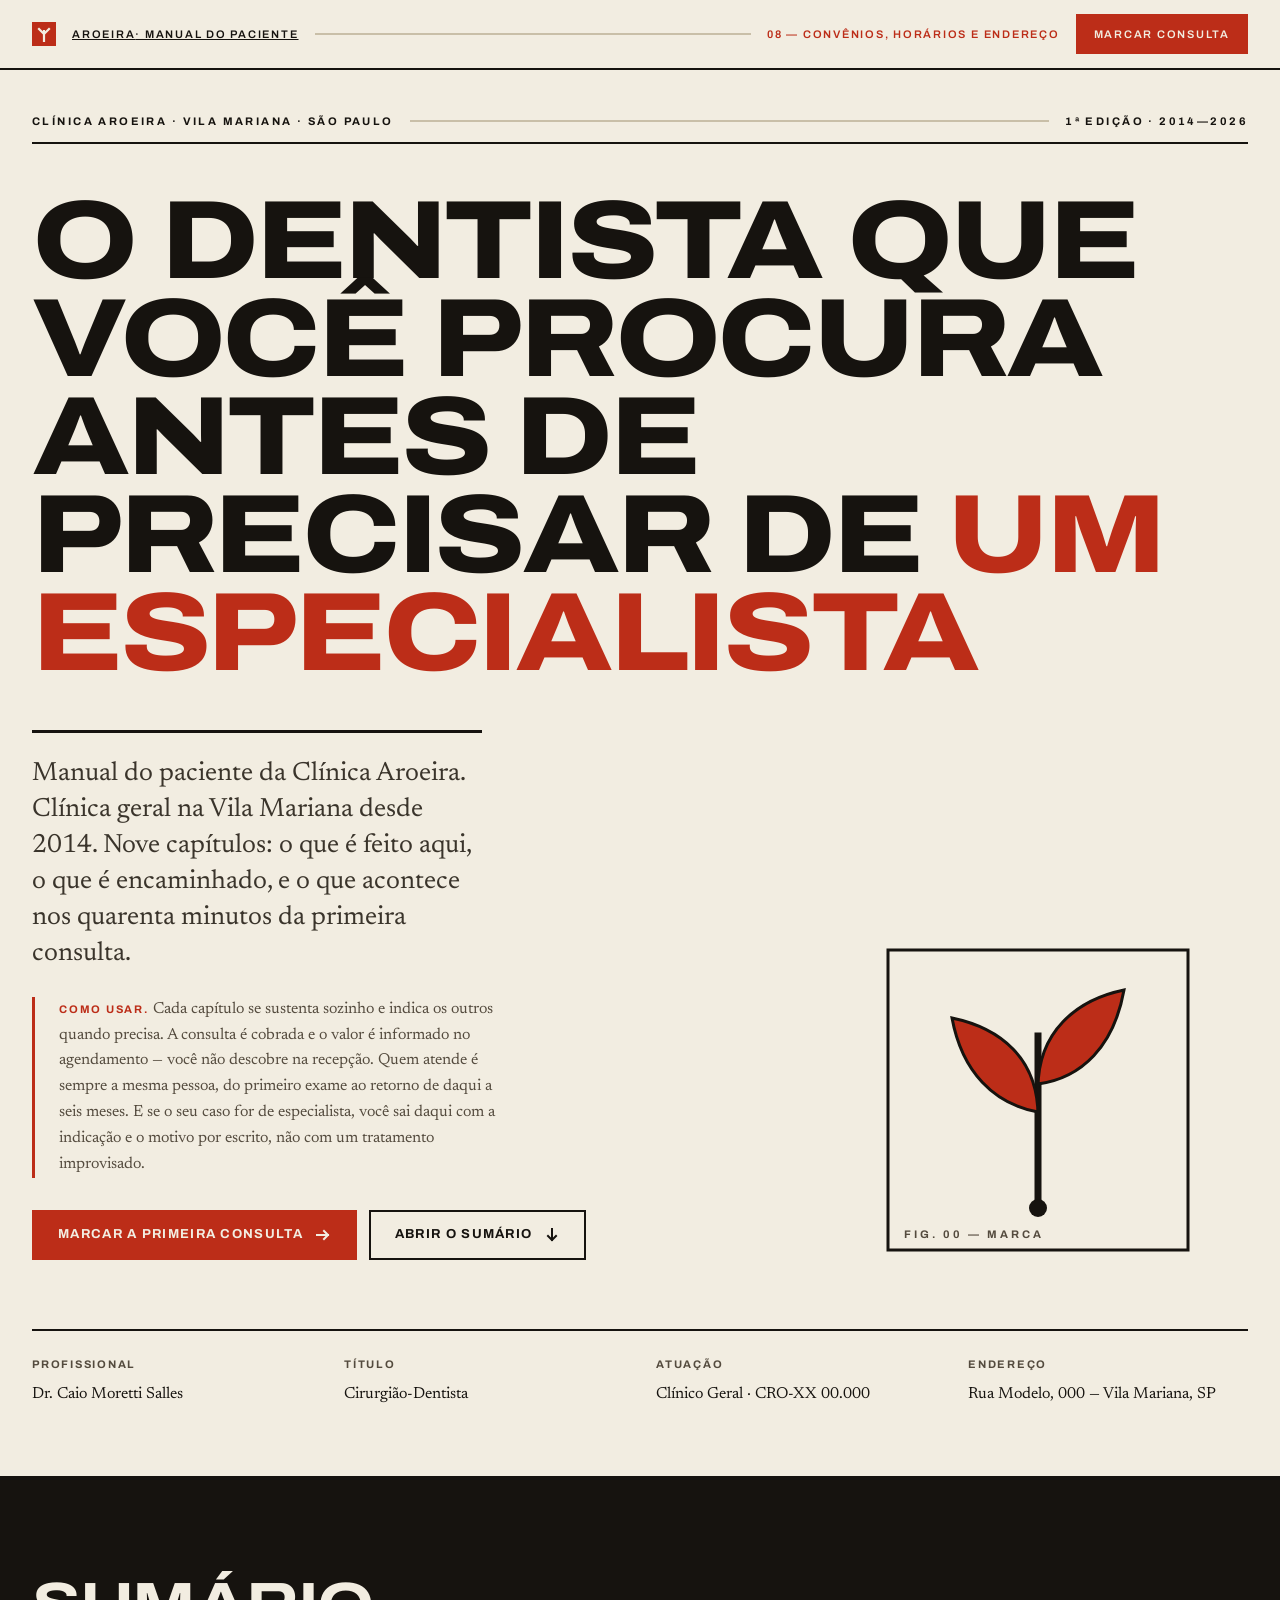
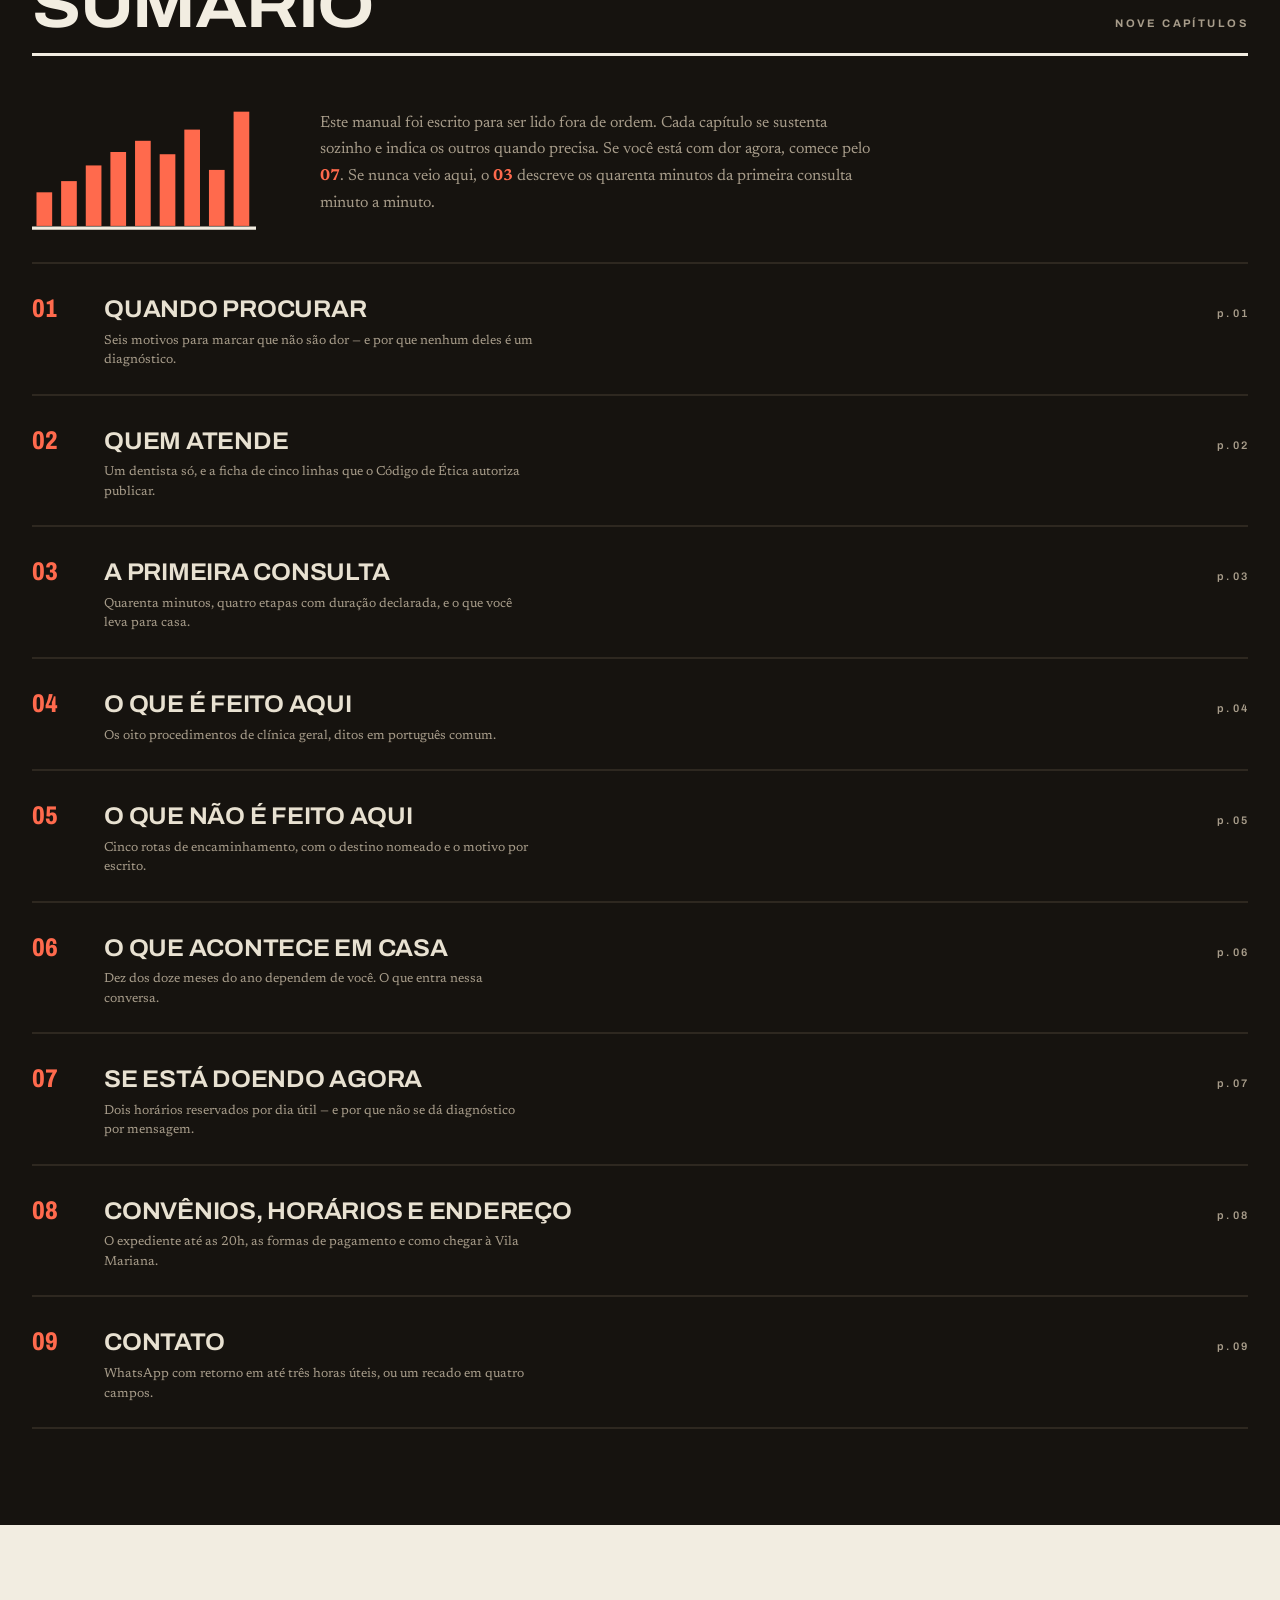
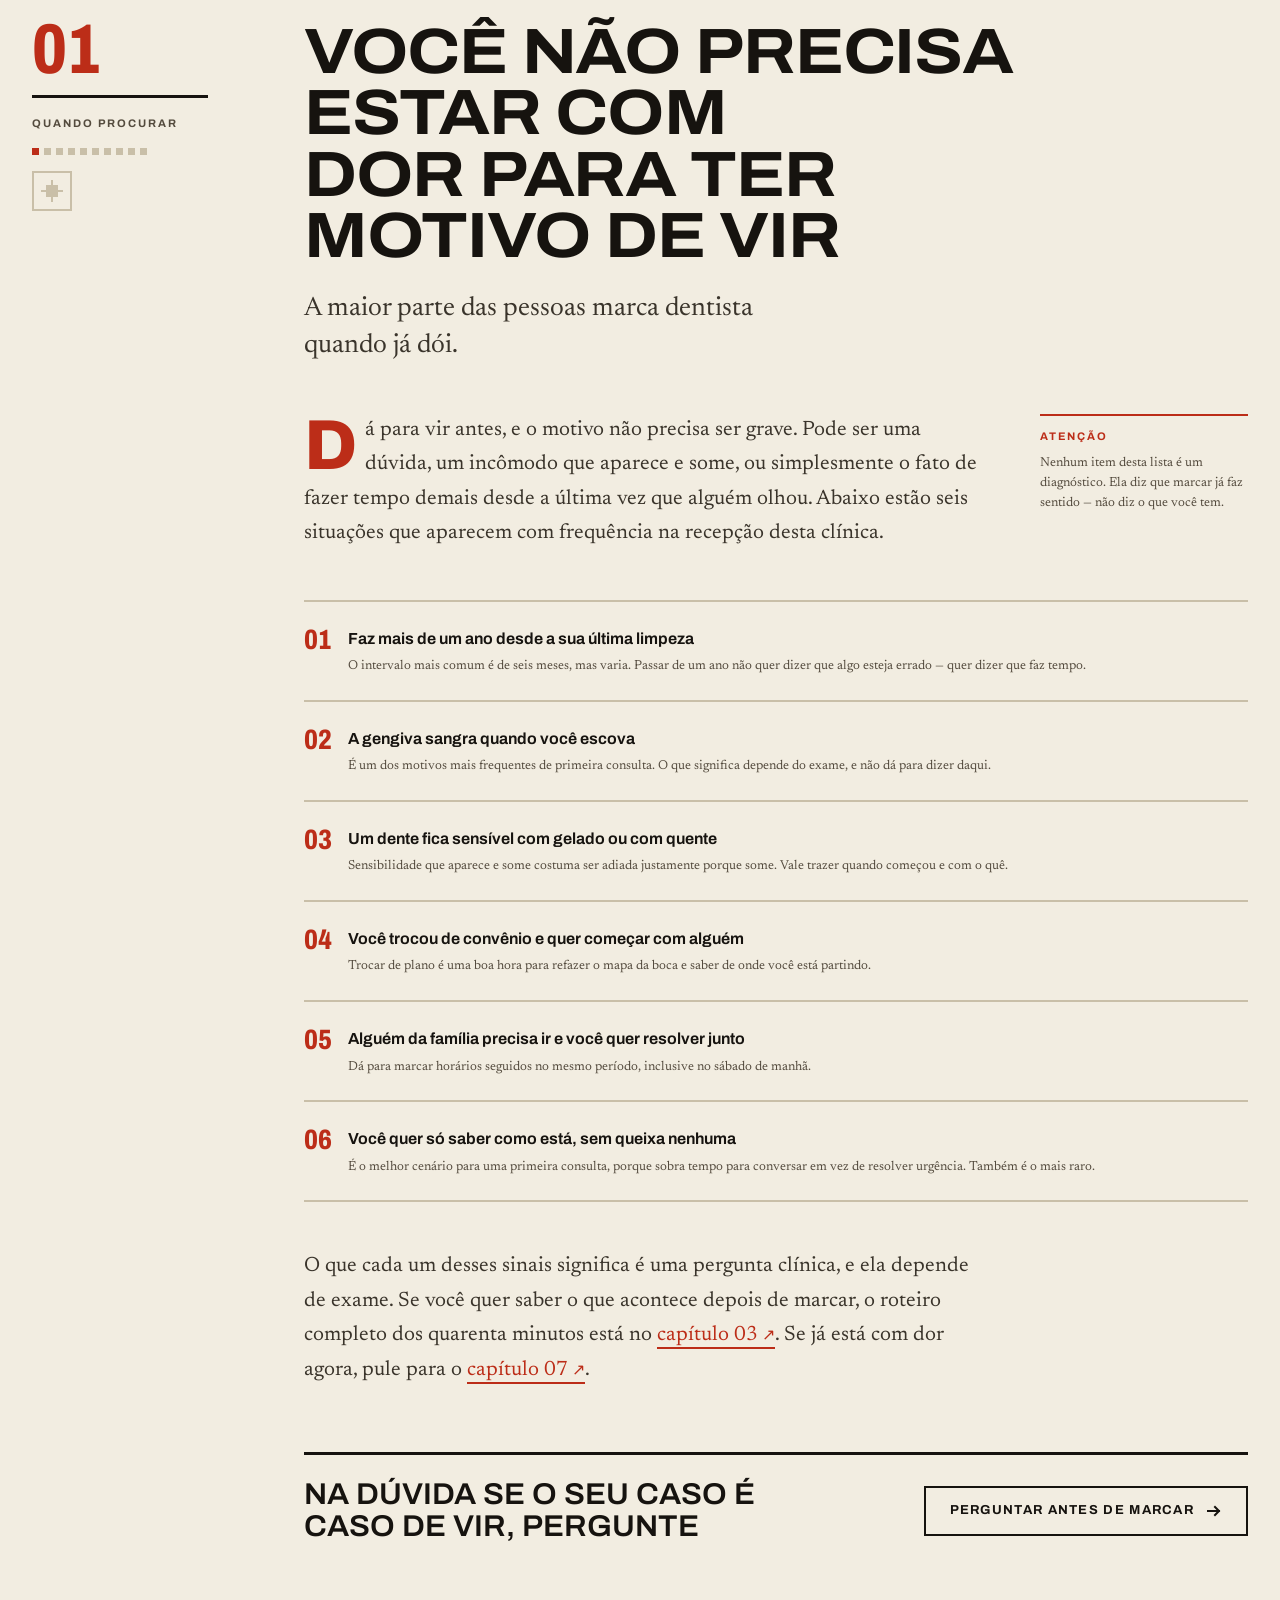
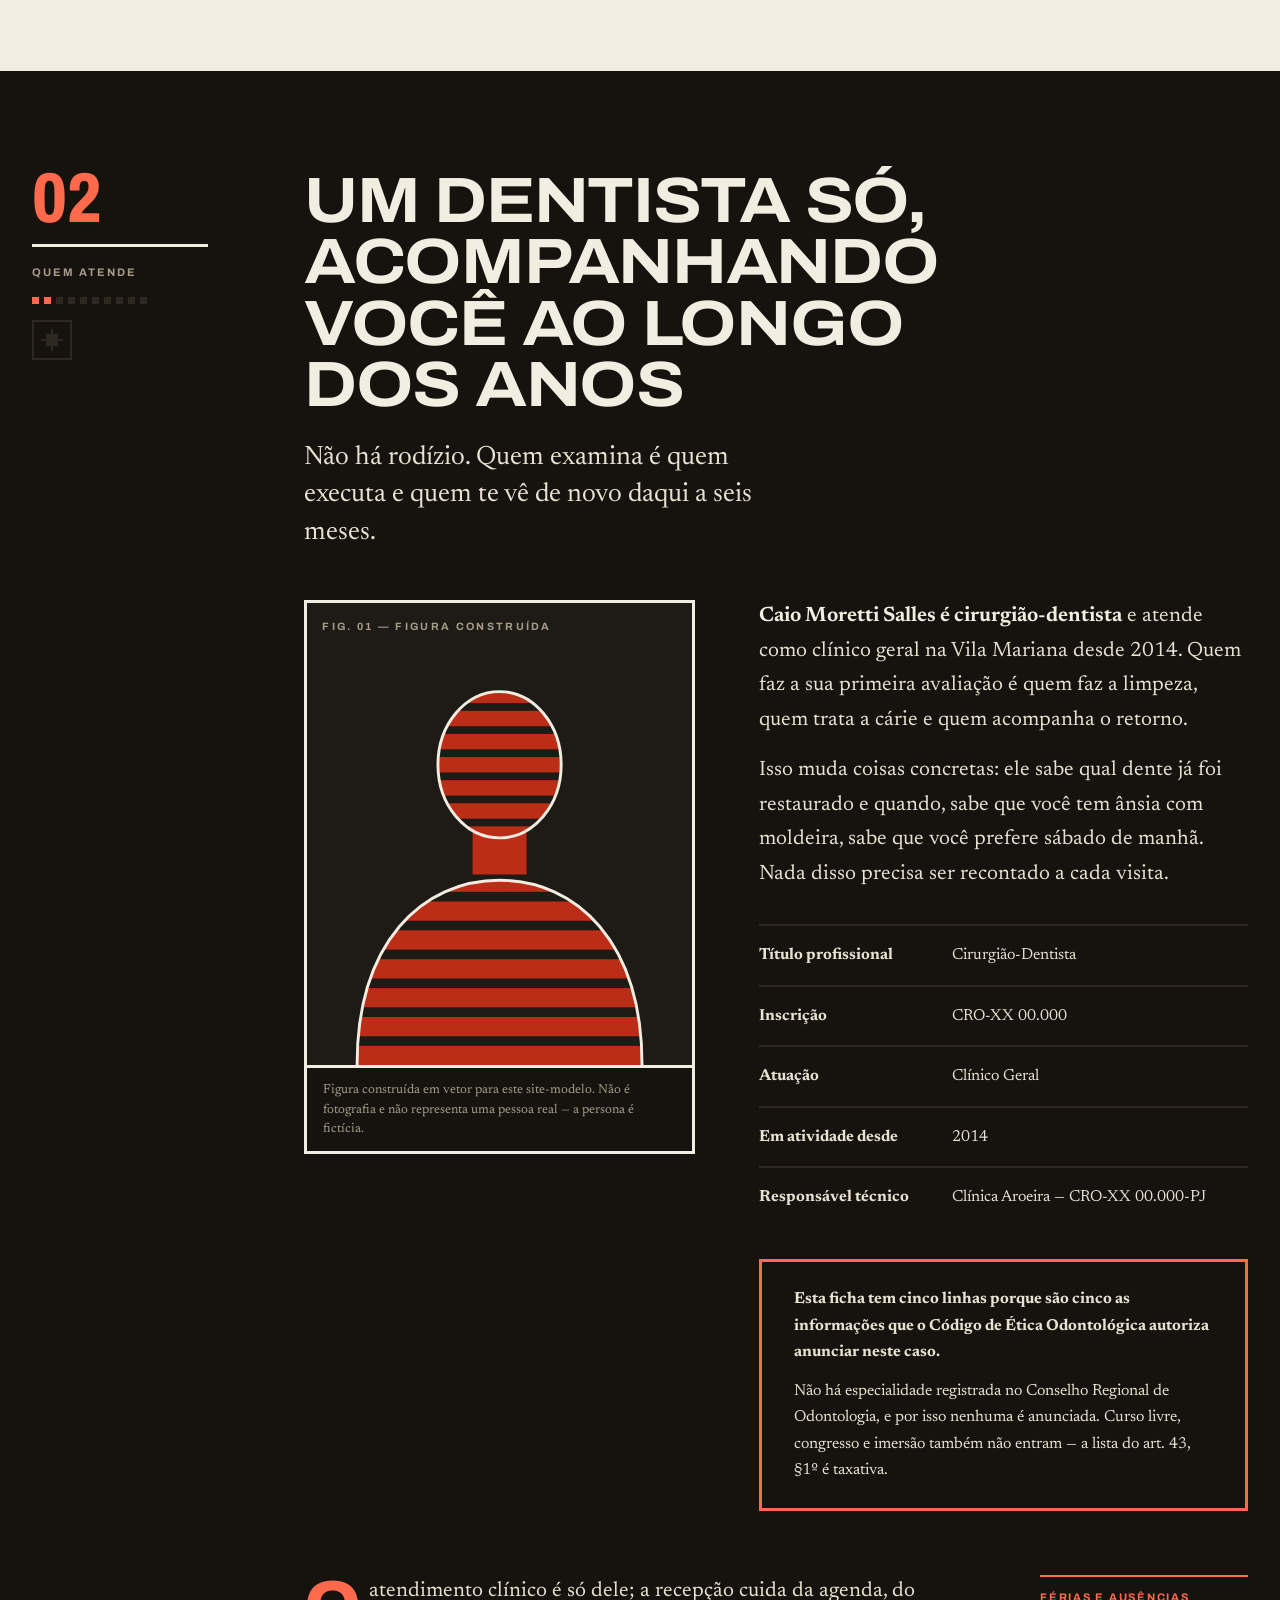
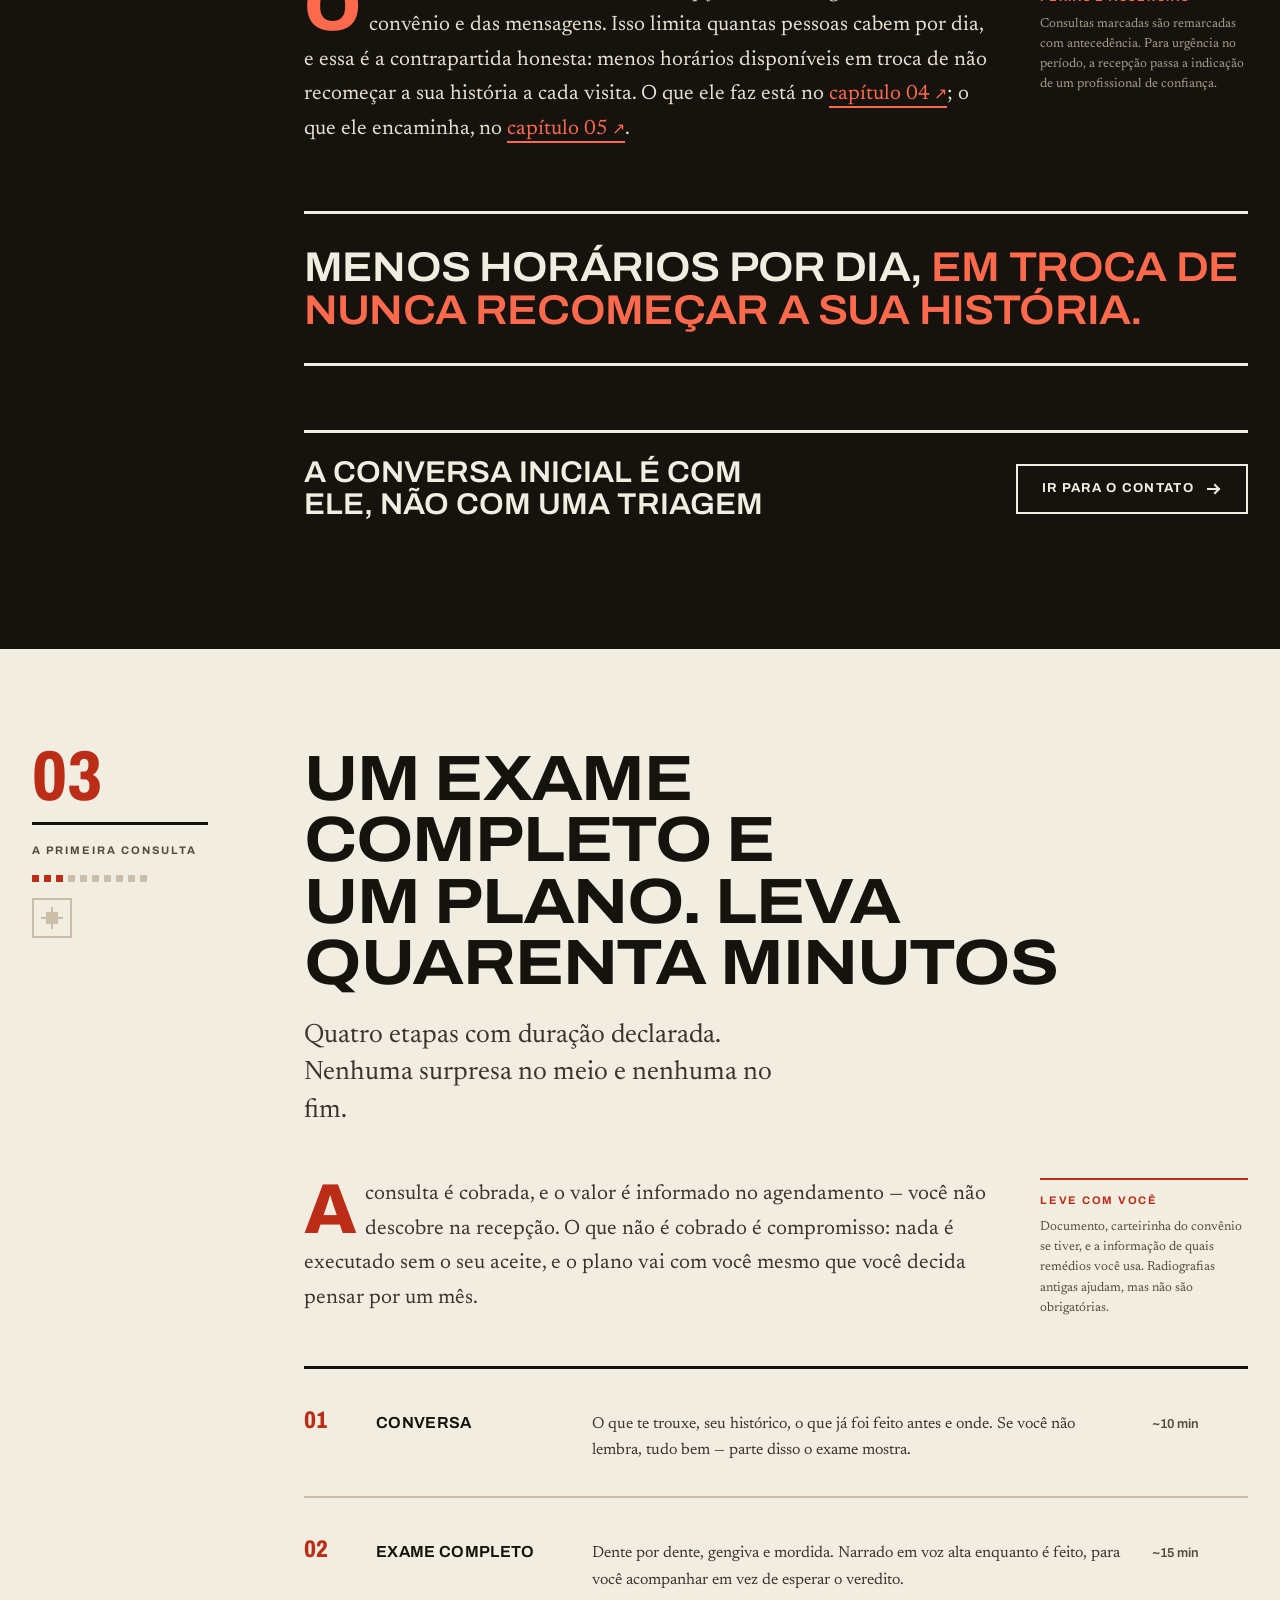
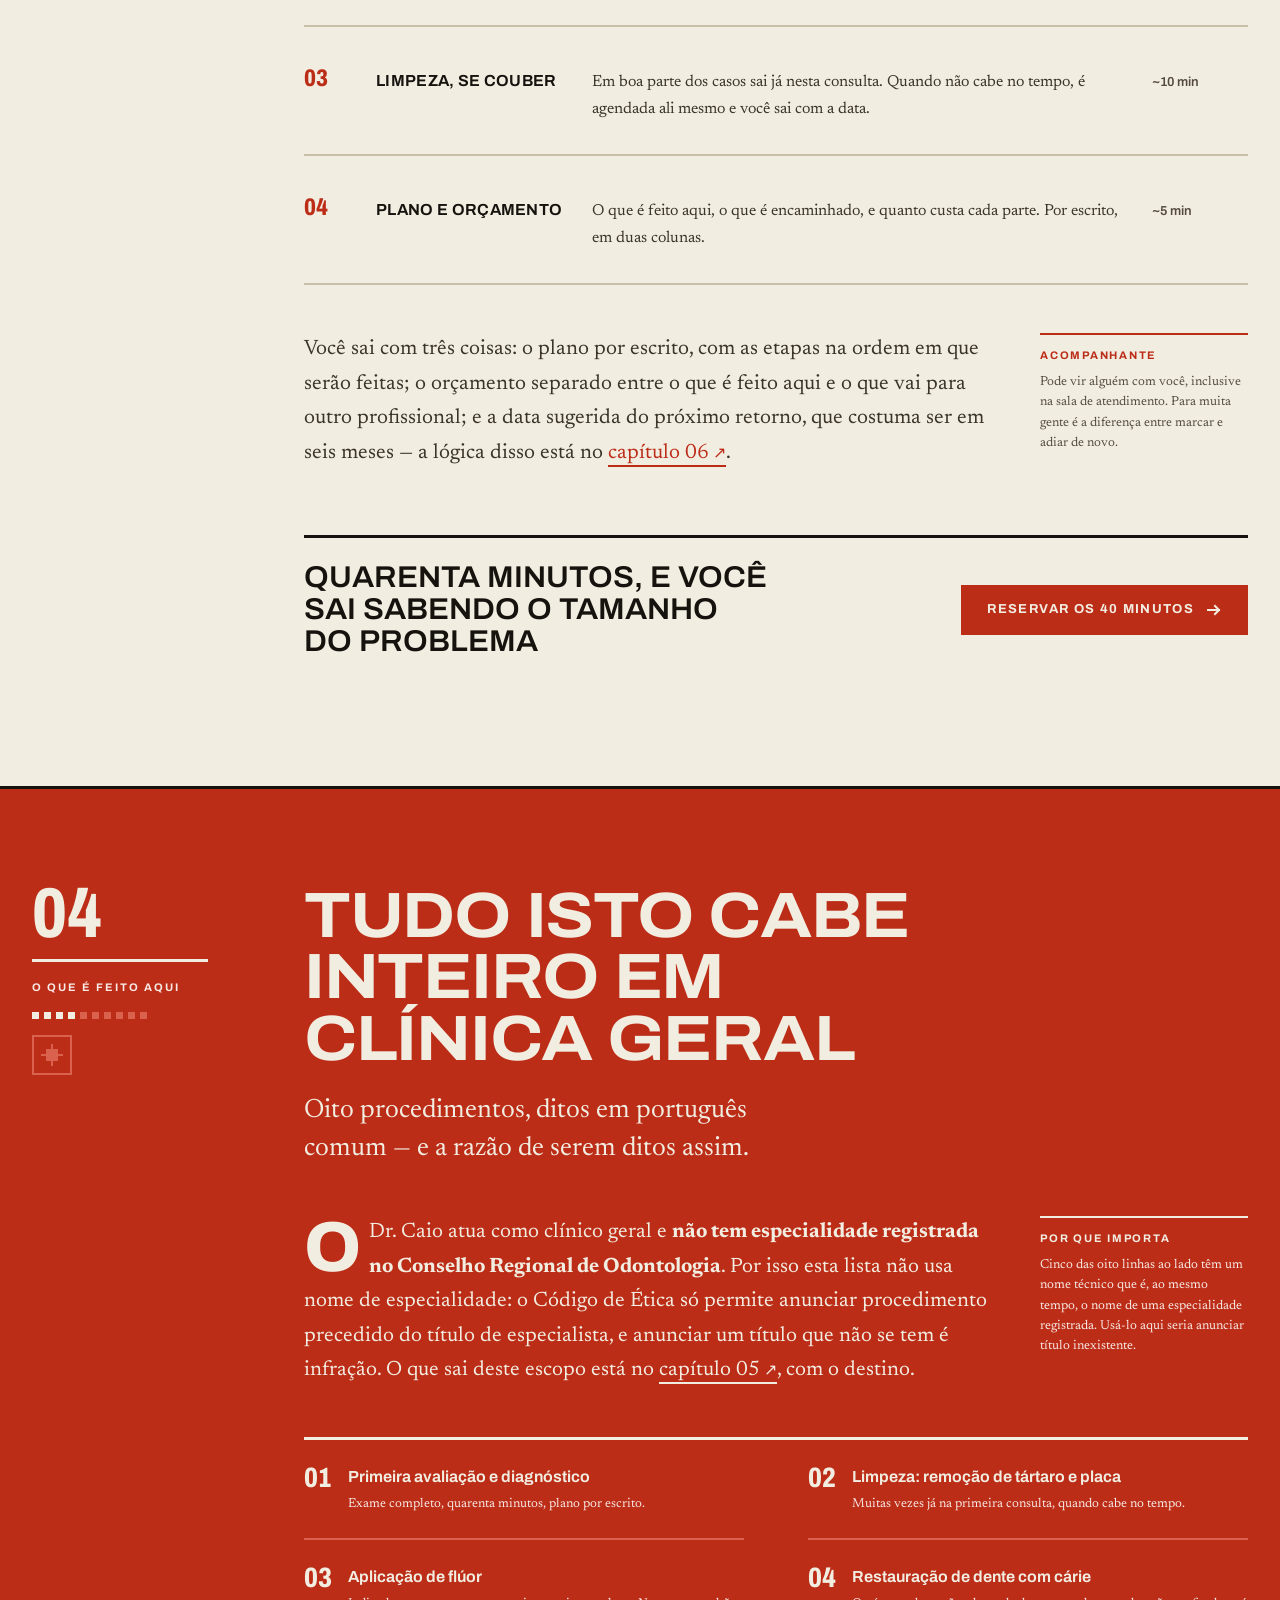
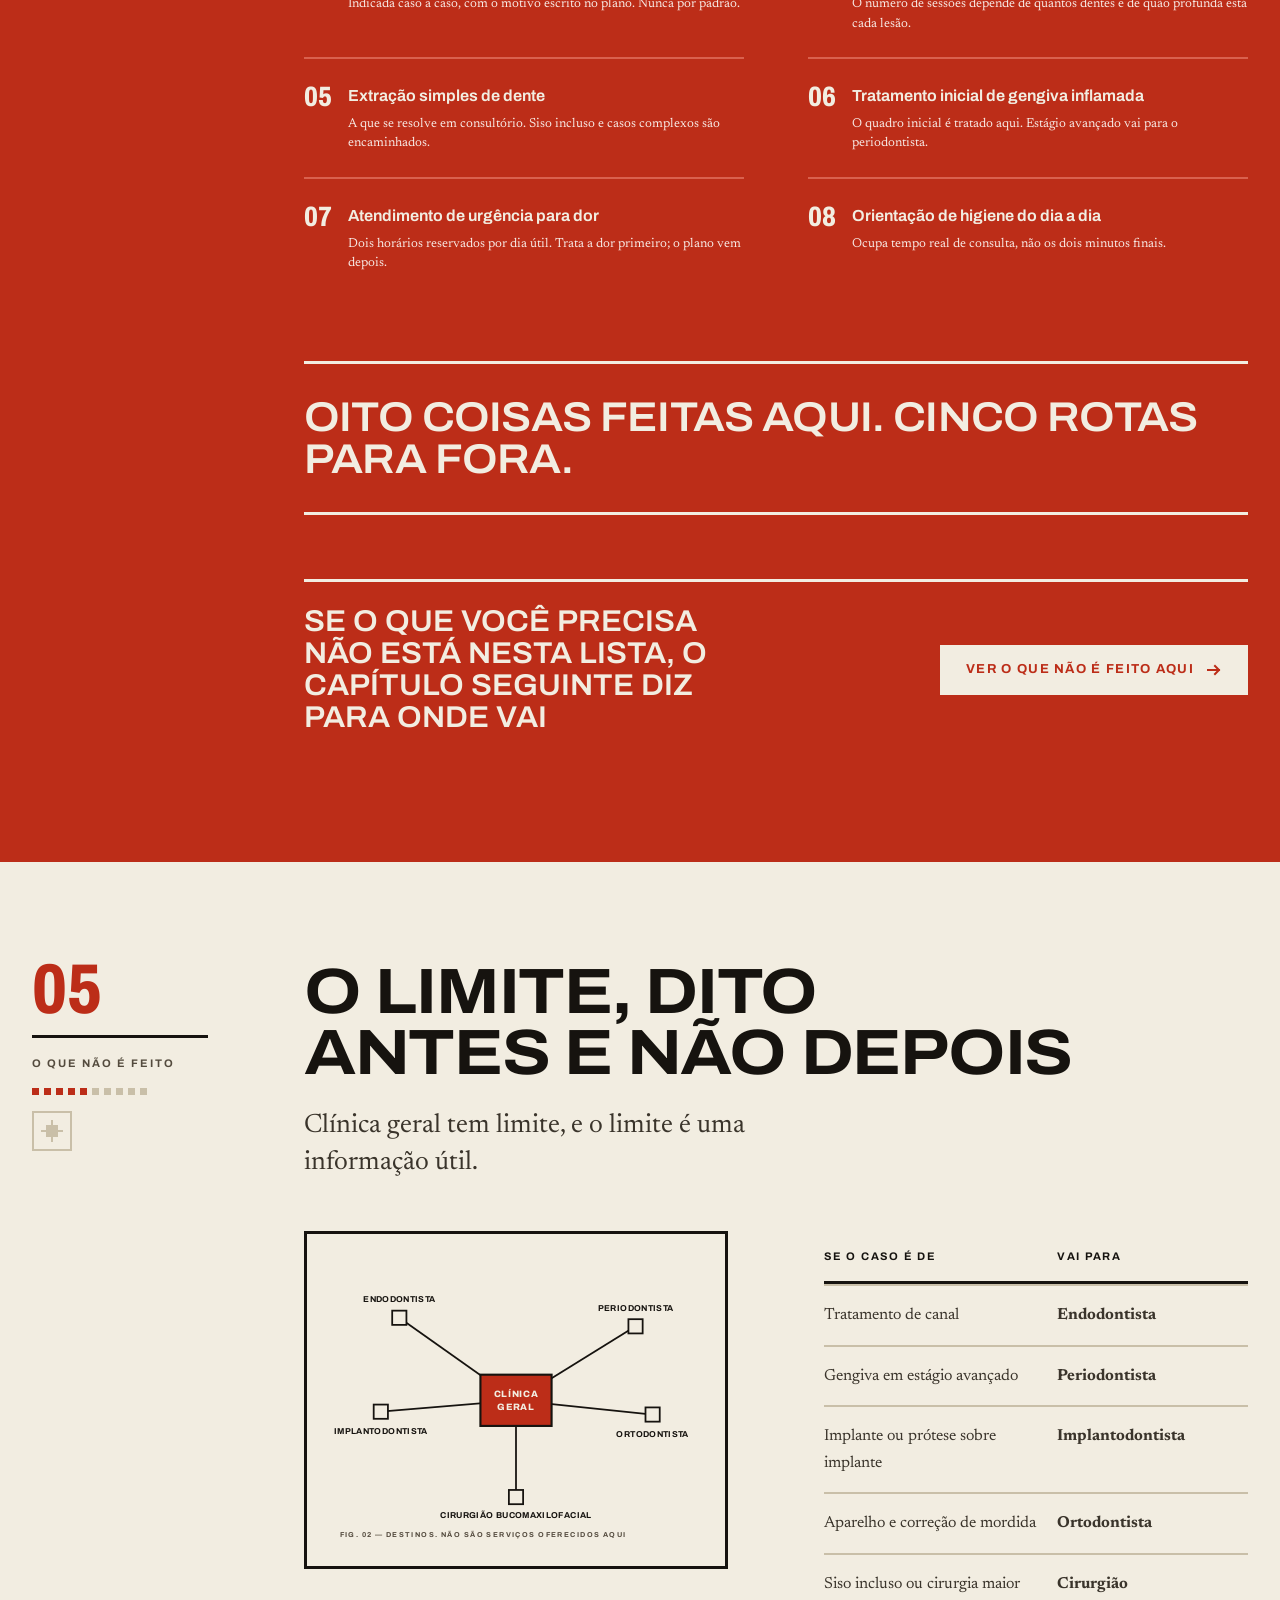
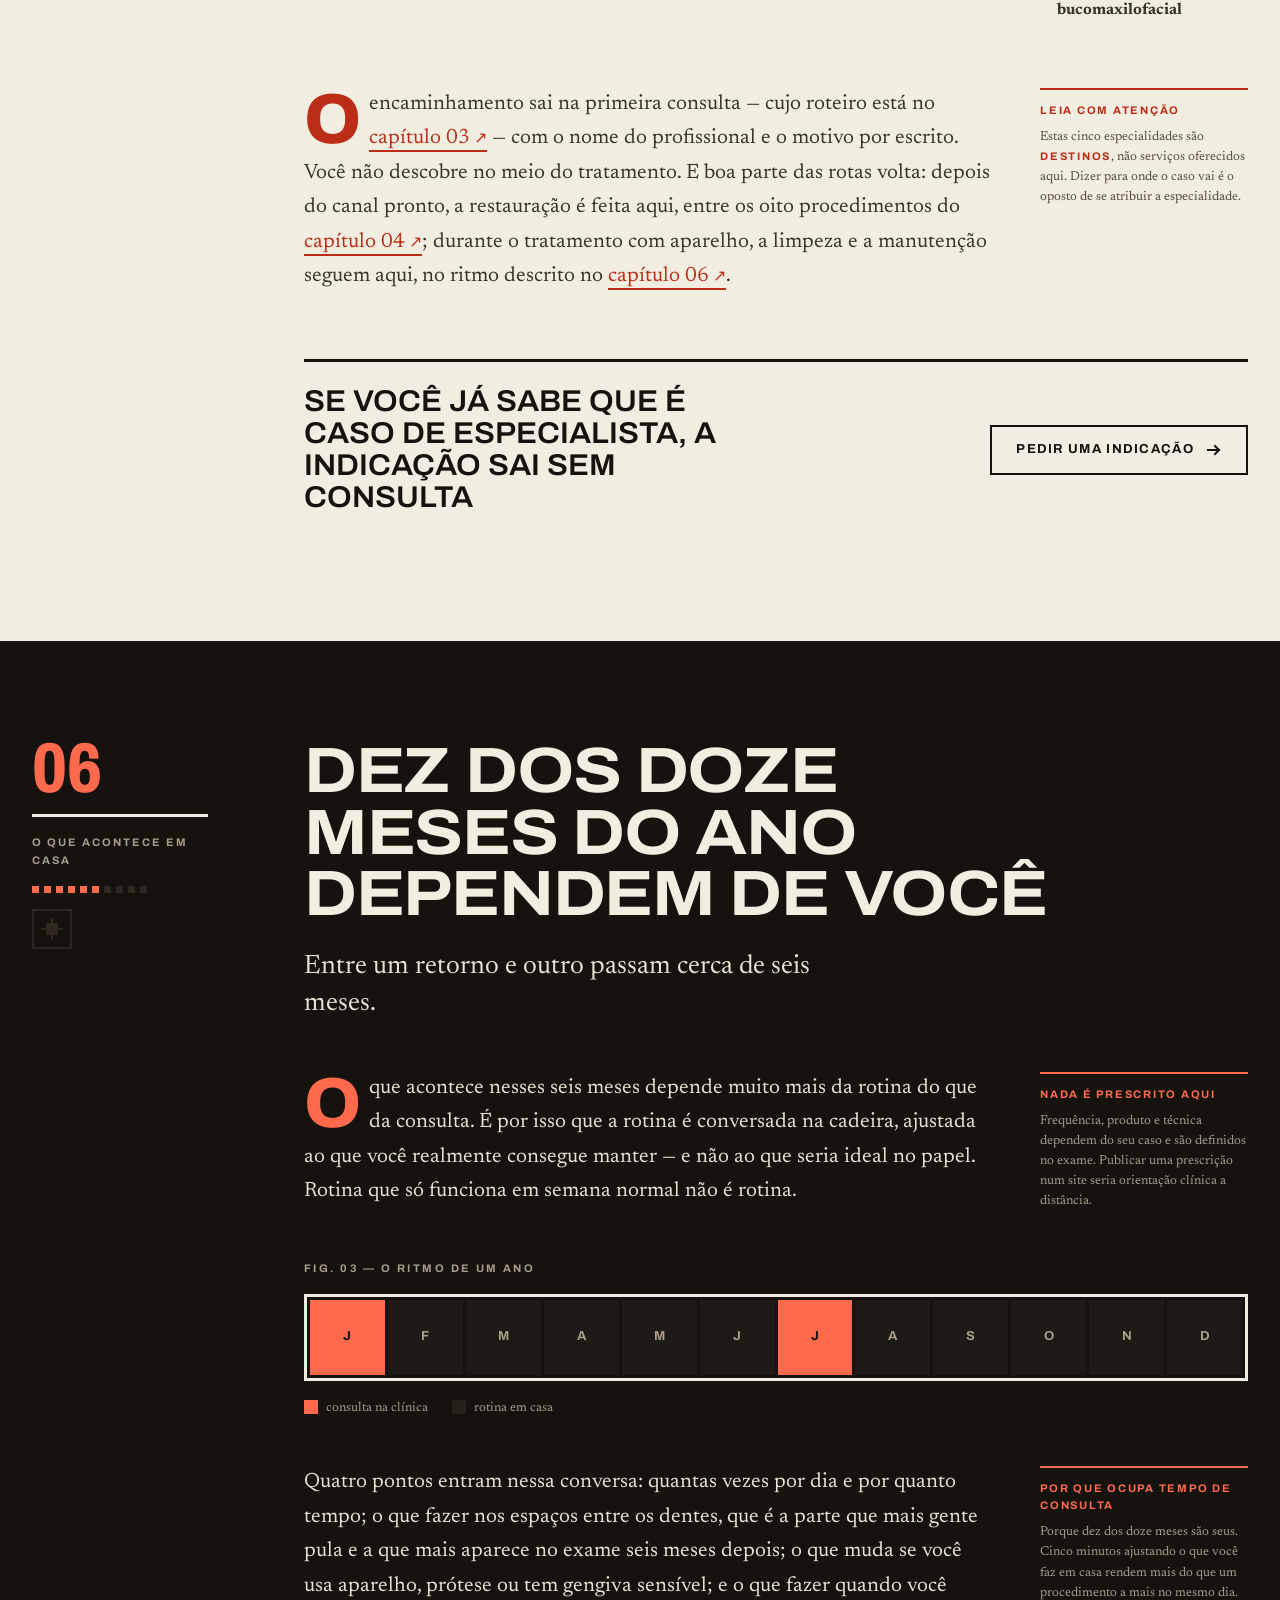
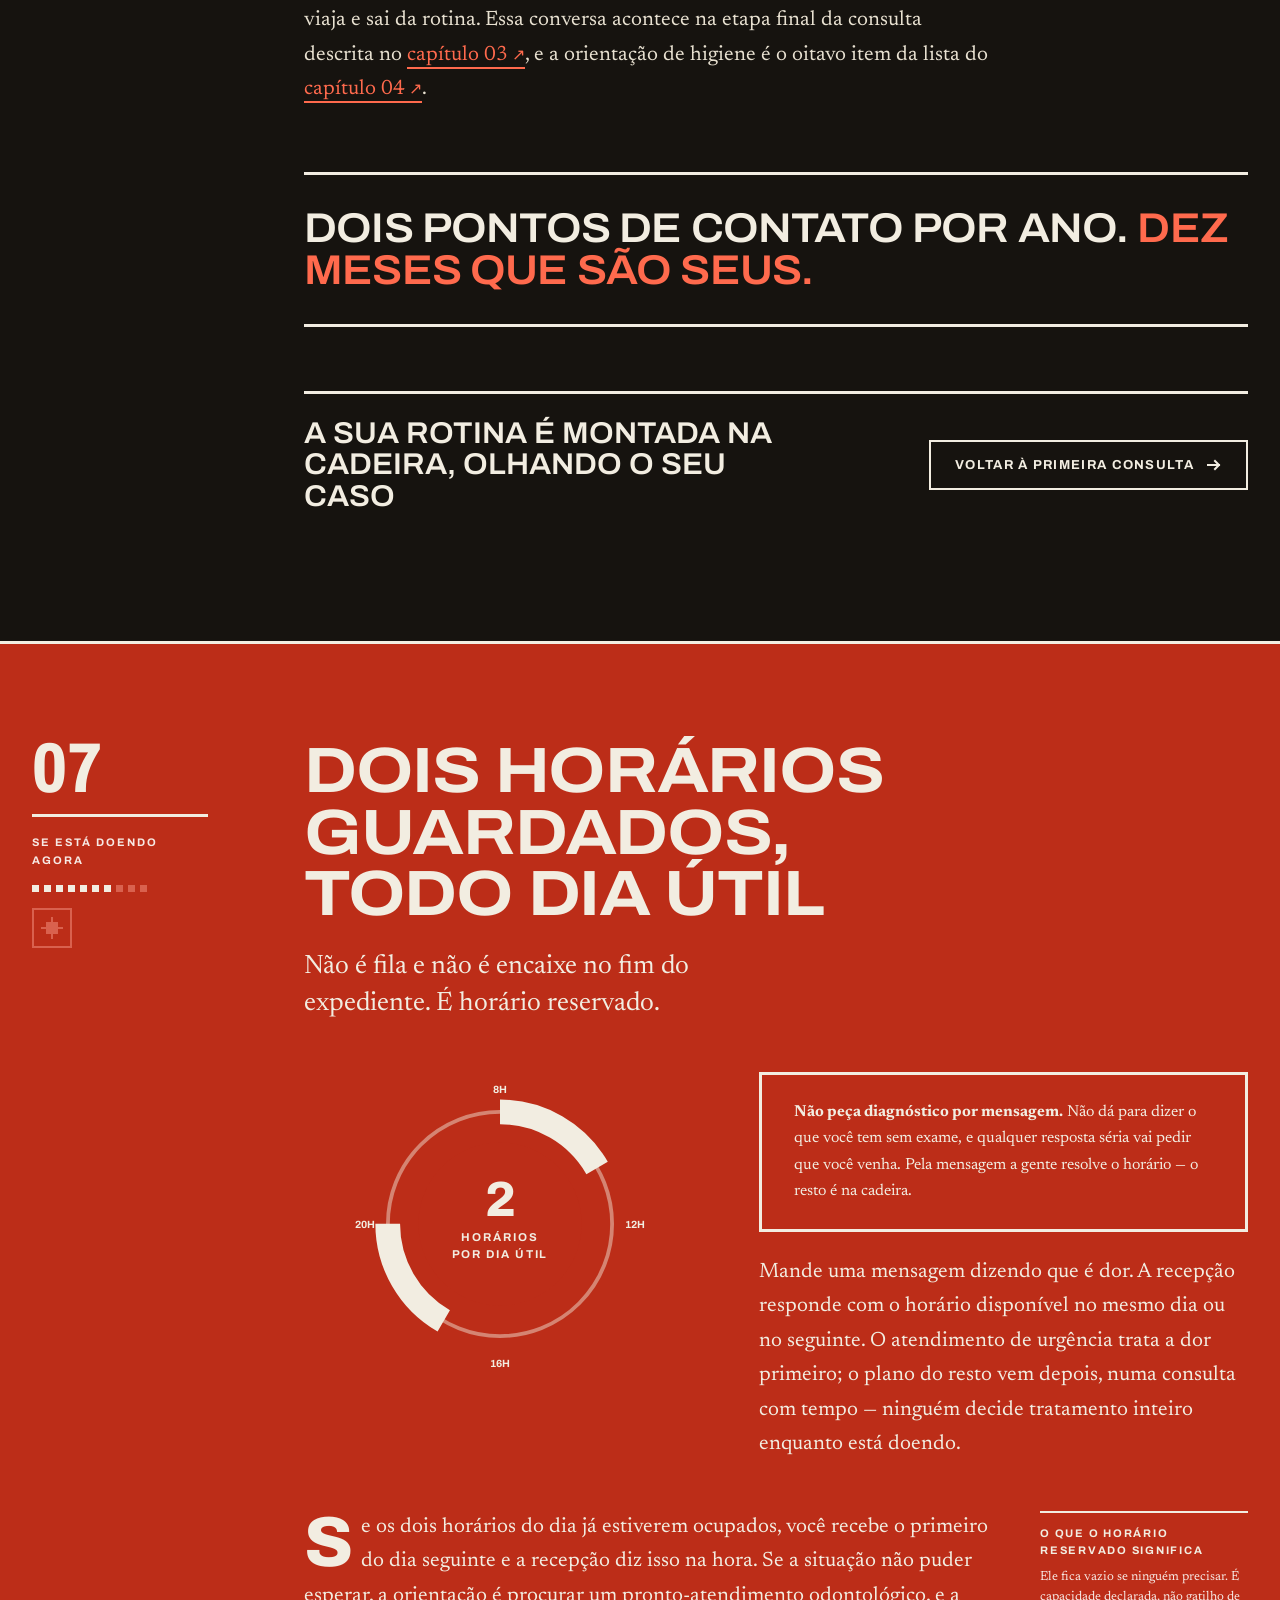
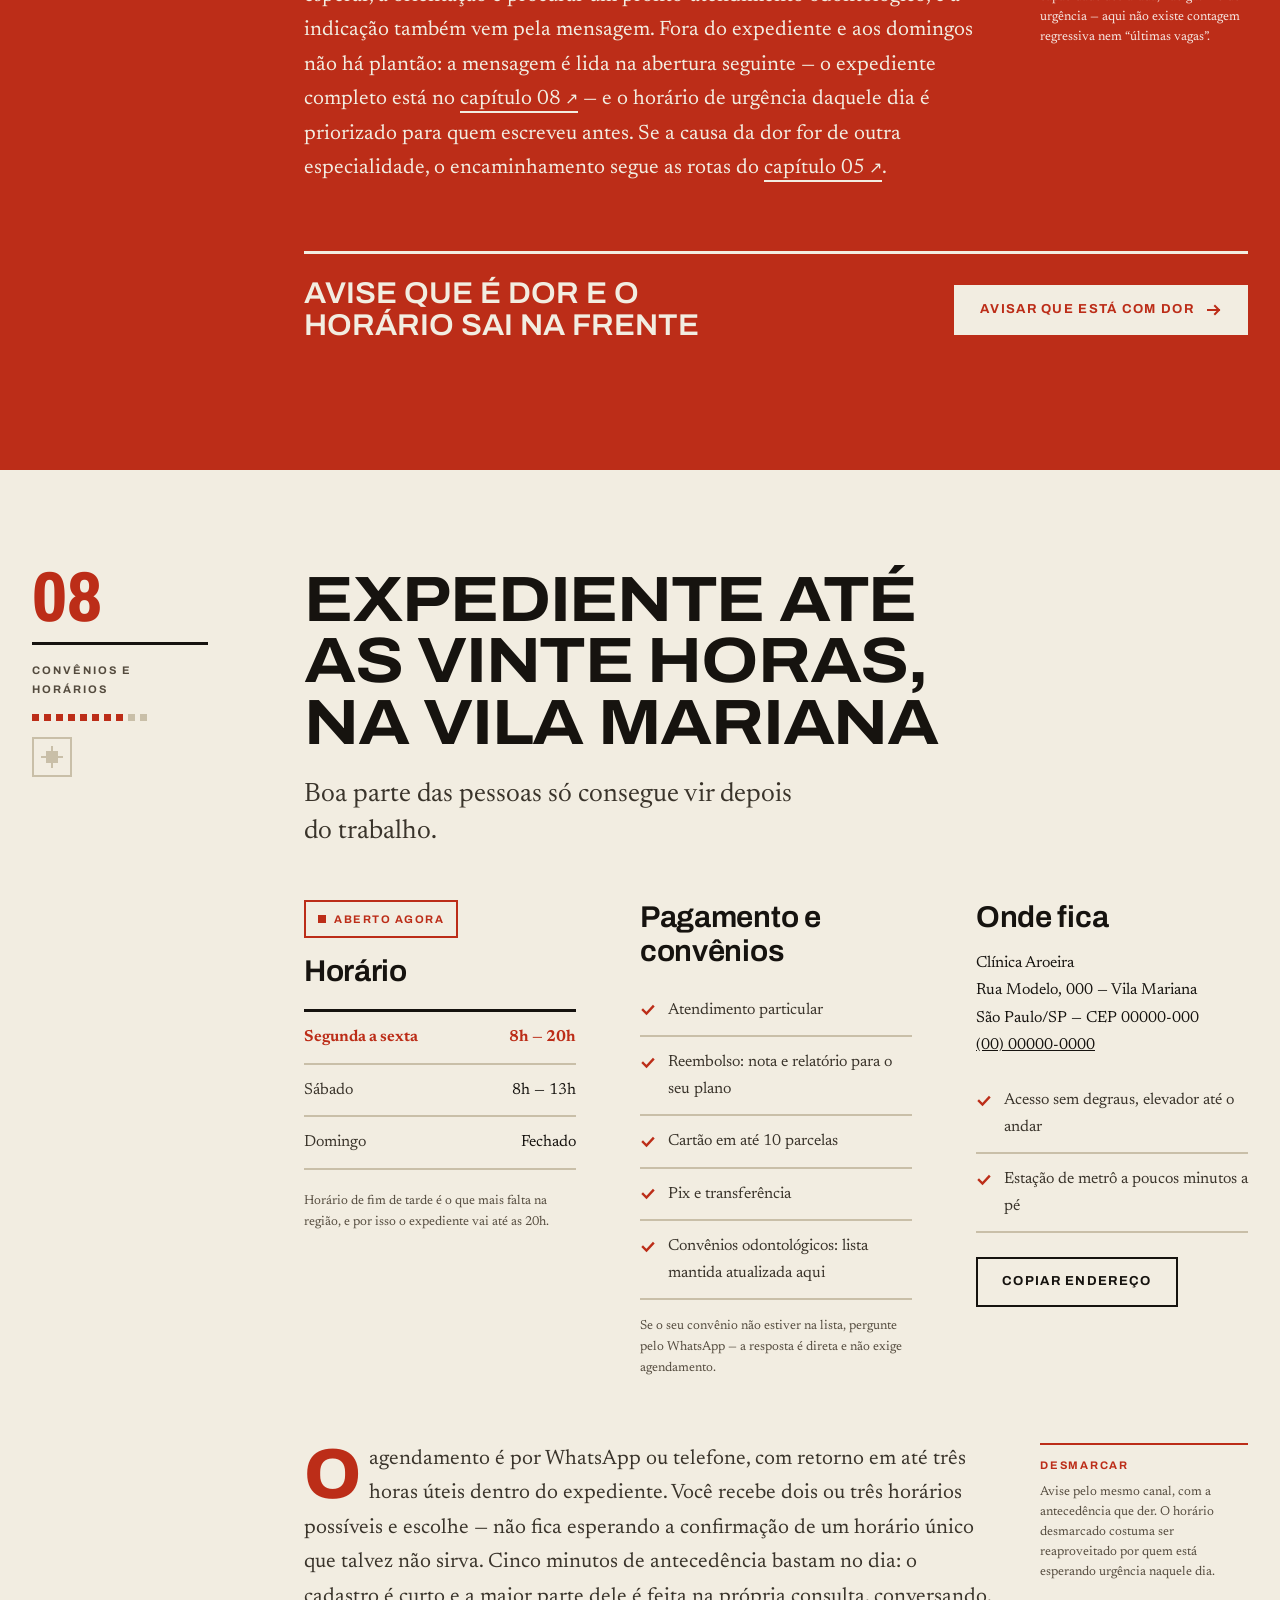
<file: site-clinico-geral/index.html>
<!DOCTYPE html>
<html lang="pt-BR">
<head>
<meta charset="utf-8">
<meta name="viewport" content="width=device-width, initial-scale=1">
<title>Manual do Paciente — Dr. Caio Moretti Salles, Cirurgião-Dentista, Clínico Geral | Clínica Aroeira</title>
<meta name="description" content="Manual do paciente da Clínica Aroeira, Vila Mariana, São Paulo. Clínica geral desde 2014: o que é feito aqui, o que é encaminhado, e como funciona a primeira consulta de 40 minutos. Site-modelo demonstrativo.">
<link rel="canonical" href="https://www.clinicaaroeira.exemplo.br/">
<!-- PEÇA DEMONSTRATIVA: persona, CRO e endereço são fictícios, e o retrato é de
     uma pessoa real sob nome inventado. Enquanto for assim, a página NÃO pode ser
     indexada. Ao publicar com dados reais de um profissional real, troque por:
     <meta name="robots" content="index, follow, max-image-preview:large"> -->
<meta name="robots" content="noindex, nofollow">
<meta name="theme-color" content="#F2EDE1">

<meta property="og:type" content="website">
<meta property="og:locale" content="pt_BR">
<meta property="og:site_name" content="Clínica Aroeira">
<meta property="og:title" content="Manual do Paciente — Clínica Aroeira">
<meta property="og:description" content="O dentista que você procura antes de precisar de um especialista. Clínica geral na Vila Mariana, São Paulo, desde 2014.">
<meta property="og:url" content="https://www.clinicaaroeira.exemplo.br/">
<meta property="og:image" content="https://www.clinicaaroeira.exemplo.br/img/og-image.png">
<meta property="og:image:width" content="1200">
<meta property="og:image:height" content="630">
<meta property="og:image:alt" content="Manual do Paciente — Clínica Aroeira. Dr. Caio Moretti Salles, Cirurgião-Dentista, Clínico Geral, CRO-XX 00.000.">
<meta name="twitter:card" content="summary_large_image">

<link rel="icon" href="img/favicon.svg" type="image/svg+xml">
<link rel="apple-touch-icon" href="img/favicon.svg">

<link rel="preconnect" href="https://fonts.googleapis.com">
<link rel="preconnect" href="https://fonts.gstatic.com" crossorigin>
<link rel="stylesheet" href="https://fonts.googleapis.com/css2?family=Archivo:wdth,wght@62..125,100..900&family=Newsreader:opsz,wght@6..72,200..700&display=swap">

<link rel="stylesheet" href="css/tokens.css">
<link rel="stylesheet" href="css/base.css">
<link rel="stylesheet" href="css/sections.css">
<link rel="stylesheet" href="css/motion.css">

<script>document.documentElement.classList.add('js');</script>

<script type="application/ld+json">
{
  "@context": "https://schema.org",
  "@type": "Dentist",
  "name": "Clínica Aroeira",
  "disambiguatingDescription": "Site-modelo demonstrativo. Profissional, clínica, endereço e número de CRO são fictícios e não correspondem a pessoa ou registro real.",
  "description": "Clínica odontológica de clínica geral na Vila Mariana, em São Paulo. Sem especialidade registrada no Conselho Regional de Odontologia.",
  "url": "https://www.clinicaaroeira.exemplo.br/",
  "telephone": "+55-00-00000-0000",
  "address": {
    "@type": "PostalAddress",
    "streetAddress": "Rua Modelo, 000",
    "addressLocality": "São Paulo",
    "addressRegion": "SP",
    "postalCode": "00000-000",
    "addressCountry": "BR"
  },
  "openingHoursSpecification": [
    { "@type": "OpeningHoursSpecification", "dayOfWeek": ["Monday","Tuesday","Wednesday","Thursday","Friday"], "opens": "08:00", "closes": "20:00" },
    { "@type": "OpeningHoursSpecification", "dayOfWeek": "Saturday", "opens": "08:00", "closes": "13:00" }
  ],
  "employee": {
    "@type": "Person",
    "name": "Caio Moretti Salles",
    "honorificPrefix": "Dr.",
    "jobTitle": "Cirurgião-Dentista — Clínico Geral",
    "identifier": "CRO-XX 00.000"
  },
  "areaServed": { "@type": "City", "name": "São Paulo" }
}
</script>
</head>

<body>
<a class="skip" href="#conteudo">Ir direto para o conteúdo</a>

<!-- ===================== CABEÇALHO CORRIDO ===================== -->
<header class="runhead">
  <div class="runhead__left">
    <svg class="runhead__mark" viewBox="0 0 24 24" aria-hidden="true" focusable="false">
      <rect width="24" height="24" fill="#BC2D18"/>
      <path d="M12 19 V9 M12 12 L7 7 M12 12 L17 7" fill="none" stroke="#F2EDE1" stroke-width="2.2" stroke-linecap="square"/>
    </svg>
    <a class="runhead__book" href="#sumario">Aroeira <span>· Manual do Paciente</span></a>
    <i class="runhead__sep" aria-hidden="true"></i>
    <span class="runhead__now" id="runhead-now" aria-live="polite">Capa</span>
  </div>
  <a class="runhead__cta" href="https://wa.me/550000000000?text=Ol%C3%A1%2C%20gostaria%20de%20marcar%20a%20primeira%20consulta." rel="noopener">Marcar consulta</a>
  <i class="runhead__progress" aria-hidden="true"></i>
</header>

<main id="conteudo">

<!-- ===================== CAPA ===================== -->
<section class="cover" id="capa" data-surface="paper" aria-labelledby="h-capa">
  <div class="grain" aria-hidden="true"></div>

  <div class="wrap">
    <div class="cover__band">
      <p class="rubrica">Clínica Aroeira · Vila Mariana · São Paulo</p>
      <i aria-hidden="true"></i>
      <p class="rubrica">1ª edição · 2014—<span id="year">2026</span></p>
    </div>
  </div>

  <div class="wrap cover__main">
    <h1 class="cover__title" id="h-capa">
      <span class="cover__line">O dentista que você procura</span>
      <span class="cover__line">antes de precisar</span>
      <span class="cover__line">de <em>um especialista</em></span>
    </h1>

    <div class="cover__lower">
      <div>
      <p class="cover__sub cover__after" style="--i:0">
        Manual do paciente da Clínica Aroeira. Clínica geral na Vila Mariana desde 2014.
        Nove capítulos: o que é feito aqui, o que é encaminhado, e o que acontece nos
        quarenta minutos da primeira consulta.
      </p>

      <p class="cover__note cover__after" style="--i:1">
        <strong>Como usar.</strong> Cada capítulo se sustenta sozinho e indica os outros quando precisa.
        A consulta é cobrada e o valor é informado no agendamento — você não descobre na recepção. Quem
        atende é sempre a mesma pessoa, do primeiro exame ao retorno de daqui a seis meses. E se o seu caso
        for de especialista, você sai daqui com a indicação e o motivo por escrito, não com um tratamento
        improvisado.
      </p>

      <div class="cover__actions cover__after" style="--i:2">
        <a class="btn btn--red" href="https://wa.me/550000000000?text=Ol%C3%A1%2C%20gostaria%20de%20marcar%20a%20primeira%20consulta." rel="noopener">
          Marcar a primeira consulta
          <svg class="btn__ico" viewBox="0 0 16 16" aria-hidden="true" focusable="false"><path d="M2 8h11M9 4l4 4-4 4" fill="none" stroke="currentColor" stroke-width="2" stroke-linecap="square"/></svg>
        </a>
        <a class="btn" href="#sumario">
          Abrir o sumário
          <svg class="btn__ico" viewBox="0 0 16 16" aria-hidden="true" focusable="false"><path d="M8 2v11M4 9l4 4 4-4" fill="none" stroke="currentColor" stroke-width="2" stroke-linecap="square"/></svg>
        </a>
      </div>
      </div>

    <div class="cover__mark cover__after" style="--i:3">
      <svg viewBox="0 0 320 320" role="img" aria-labelledby="marca-t marca-d">
        <title id="marca-t">Marca da Clínica Aroeira</title>
        <desc id="marca-d">Composição geométrica de arcos e um eixo vertical, desenhada em vetor para este site-modelo. Não representa equipamento, procedimento nem pessoa.</desc>
        <rect x="10" y="10" width="300" height="300" fill="none" stroke="#16130F" stroke-width="3"/>
        <path class="draw-line" d="M160 268 V96" fill="none" stroke="#16130F" stroke-width="7" stroke-linecap="square"/>
        <path class="draw-line" style="--i:1" d="M160 176 C 160 118, 122 88, 74 78 C 84 132, 116 164, 160 172" fill="#BC2D18" stroke="#16130F" stroke-width="3"/>
        <path class="draw-line" style="--i:2" d="M160 148 C 160 92, 198 60, 246 50 C 236 106, 204 138, 160 144" fill="#BC2D18" stroke="#16130F" stroke-width="3"/>
        <circle cx="160" cy="268" r="9" fill="#16130F"/>
        <g fill="#544B3E" font-family="Archivo, sans-serif" font-size="11" font-weight="700" letter-spacing="3">
          <text x="26" y="298">FIG. 00 — MARCA</text>
        </g>
      </svg>
    </div>
    </div>
  </div>

  <div class="wrap">
    <dl class="cover__foot cover__after" style="--i:4">
      <div><dt>Profissional</dt><dd>Dr. Caio Moretti Salles</dd></div>
      <div><dt>Título</dt><dd>Cirurgião-Dentista</dd></div>
      <div><dt>Atuação</dt><dd>Clínico Geral · CRO-XX 00.000</dd></div>
      <div><dt>Endereço</dt><dd>Rua Modelo, 000 — Vila Mariana, SP</dd></div>
    </dl>
  </div>
</section>

<!-- ===================== SUMÁRIO ===================== -->
<section class="toc" id="sumario" data-cap="00" data-titulo="Sumário" data-surface="ink" aria-labelledby="h-sumario">
  <div class="grain" aria-hidden="true"></div>
  <div class="wrap">
    <div class="toc__head rv">
      <h2 id="h-sumario">Sumário</h2>
      <p class="rubrica" style="color:var(--sand)">Nove capítulos</p>
    </div>

    <div class="toc__intro rv">
      <svg class="toc__fig" viewBox="0 0 200 120" role="img" aria-labelledby="sum-t sum-d">
        <title id="sum-t">Diagrama dos nove capítulos</title>
        <desc id="sum-d">Nove barras verticais de alturas crescentes, representando os capítulos do manual em ordem.</desc>
        <g fill="#FF6A4D">
          <rect x="4"   y="86" width="14" height="30"/><rect x="26"  y="76" width="14" height="40"/>
          <rect x="48"  y="62" width="14" height="54"/><rect x="70"  y="50" width="14" height="66"/>
          <rect x="92"  y="40" width="14" height="76"/><rect x="114" y="52" width="14" height="64"/>
          <rect x="136" y="30" width="14" height="86"/><rect x="158" y="66" width="14" height="50"/>
          <rect x="180" y="14" width="14" height="102"/>
        </g>
        <path d="M0 118 H200" stroke="#F2EDE1" stroke-width="3"/>
      </svg>
      <p>Este manual foi escrito para ser lido fora de ordem. Cada capítulo se sustenta sozinho e indica os
      outros quando precisa. Se você está com dor agora, comece pelo <strong>07</strong>. Se nunca veio aqui,
      o <strong>03</strong> descreve os quarenta minutos da primeira consulta minuto a minuto.</p>
    </div>

    <nav class="toc__list" aria-label="Capítulos do manual">
      <a class="toc__item rv rv--slide" href="#cap-01">
        <span class="toc__n">01</span>
        <span class="toc__t">Quando procurar<span class="toc__d">Seis motivos para marcar que não são dor — e por que nenhum deles é um diagnóstico.</span></span>
        <span class="toc__p">p. 01</span>
      </a>
      <a class="toc__item rv rv--slide" href="#cap-02">
        <span class="toc__n">02</span>
        <span class="toc__t">Quem atende<span class="toc__d">Um dentista só, e a ficha de cinco linhas que o Código de Ética autoriza publicar.</span></span>
        <span class="toc__p">p. 02</span>
      </a>
      <a class="toc__item rv rv--slide" href="#cap-03">
        <span class="toc__n">03</span>
        <span class="toc__t">A primeira consulta<span class="toc__d">Quarenta minutos, quatro etapas com duração declarada, e o que você leva para casa.</span></span>
        <span class="toc__p">p. 03</span>
      </a>
      <a class="toc__item rv rv--slide" href="#cap-04">
        <span class="toc__n">04</span>
        <span class="toc__t">O que é feito aqui<span class="toc__d">Os oito procedimentos de clínica geral, ditos em português comum.</span></span>
        <span class="toc__p">p. 04</span>
      </a>
      <a class="toc__item rv rv--slide" href="#cap-05">
        <span class="toc__n">05</span>
        <span class="toc__t">O que não é feito aqui<span class="toc__d">Cinco rotas de encaminhamento, com o destino nomeado e o motivo por escrito.</span></span>
        <span class="toc__p">p. 05</span>
      </a>
      <a class="toc__item rv rv--slide" href="#cap-06">
        <span class="toc__n">06</span>
        <span class="toc__t">O que acontece em casa<span class="toc__d">Dez dos doze meses do ano dependem de você. O que entra nessa conversa.</span></span>
        <span class="toc__p">p. 06</span>
      </a>
      <a class="toc__item rv rv--slide" href="#cap-07">
        <span class="toc__n">07</span>
        <span class="toc__t">Se está doendo agora<span class="toc__d">Dois horários reservados por dia útil — e por que não se dá diagnóstico por mensagem.</span></span>
        <span class="toc__p">p. 07</span>
      </a>
      <a class="toc__item rv rv--slide" href="#cap-08">
        <span class="toc__n">08</span>
        <span class="toc__t">Convênios, horários e endereço<span class="toc__d">O expediente até as 20h, as formas de pagamento e como chegar à Vila Mariana.</span></span>
        <span class="toc__p">p. 08</span>
      </a>
      <a class="toc__item rv rv--slide" href="#cap-09">
        <span class="toc__n">09</span>
        <span class="toc__t">Contato<span class="toc__d">WhatsApp com retorno em até três horas úteis, ou um recado em quatro campos.</span></span>
        <span class="toc__p">p. 09</span>
      </a>
    </nav>
  </div>
</section>

<!-- ===================== 01 ===================== -->
<section class="chapter" id="cap-01" data-cap="01" data-titulo="Quando procurar" data-surface="paper" aria-labelledby="h-01">
  <div class="grain" aria-hidden="true"></div>
  <div class="wrap"><div class="chapter__grid">
    <div class="marker rv rv--marker">
      <p class="marker__n">01</p>
      <div class="marker__rule rv rv--rule"></div>
      <p class="marker__label">Quando procurar</p>
      <div class="marker__dots" aria-hidden="true"></div>
      <svg class="marker__fig" viewBox="0 0 40 40" aria-hidden="true" focusable="false">
        <rect x="1" y="1" width="38" height="38" fill="none" stroke="currentColor" stroke-width="2"/>
        <path d="M20 9 V31 M9 20 H31" fill="none" stroke="currentColor" stroke-width="2"/>
        <rect x="14" y="14" width="12" height="12" fill="currentColor"/>
      </svg>
    </div>

    <div>
      <header class="chapter__head rv">
        <h2 id="h-01">Você não precisa estar com dor para ter motivo de vir</h2>
        <p class="lead">A maior parte das pessoas marca dentista quando já dói.</p>
      </header>

      <div class="chapter__body">
        <div class="row rv">
          <p>Dá para vir antes, e o motivo não precisa ser grave. Pode ser uma dúvida, um incômodo que
          aparece e some, ou simplesmente o fato de fazer tempo demais desde a última vez que alguém olhou.
          Abaixo estão seis situações que aparecem com frequência na recepção desta clínica.</p>
          <aside class="note"><b>Atenção</b>Nenhum item desta lista é um diagnóstico. Ela diz que marcar já faz sentido — não diz o que você tem.</aside>
        </div>

        <div class="reasons rv" style="margin-top:var(--s-7)">
          <div class="ficha"><span class="ficha__n">01</span><div><p class="ficha__t">Faz mais de um ano desde a sua última limpeza</p><p class="ficha__d">O intervalo mais comum é de seis meses, mas varia. Passar de um ano não quer dizer que algo esteja errado — quer dizer que faz tempo.</p></div></div>
          <div class="ficha"><span class="ficha__n">02</span><div><p class="ficha__t">A gengiva sangra quando você escova</p><p class="ficha__d">É um dos motivos mais frequentes de primeira consulta. O que significa depende do exame, e não dá para dizer daqui.</p></div></div>
          <div class="ficha"><span class="ficha__n">03</span><div><p class="ficha__t">Um dente fica sensível com gelado ou com quente</p><p class="ficha__d">Sensibilidade que aparece e some costuma ser adiada justamente porque some. Vale trazer quando começou e com o quê.</p></div></div>
          <div class="ficha"><span class="ficha__n">04</span><div><p class="ficha__t">Você trocou de convênio e quer começar com alguém</p><p class="ficha__d">Trocar de plano é uma boa hora para refazer o mapa da boca e saber de onde você está partindo.</p></div></div>
          <div class="ficha"><span class="ficha__n">05</span><div><p class="ficha__t">Alguém da família precisa ir e você quer resolver junto</p><p class="ficha__d">Dá para marcar horários seguidos no mesmo período, inclusive no sábado de manhã.</p></div></div>
          <div class="ficha"><span class="ficha__n">06</span><div><p class="ficha__t">Você quer só saber como está, sem queixa nenhuma</p><p class="ficha__d">É o melhor cenário para uma primeira consulta, porque sobra tempo para conversar em vez de resolver urgência. Também é o mais raro.</p></div></div>
        </div>

        <div class="row rv" style="margin-top:var(--s-7)">
          <p>O que cada um desses sinais significa é uma pergunta clínica, e ela depende de exame. Se você
          quer saber o que acontece depois de marcar, o roteiro completo dos quarenta minutos está no
          <a class="xref" href="#cap-03">capítulo 03</a>. Se já está com dor agora, pule para o
          <a class="xref" href="#cap-07">capítulo 07</a>.</p>
        </div>
      </div>

      <div class="close rv">
        <p class="close__t">Na dúvida se o seu caso é caso de vir, pergunte</p>
        <a class="btn" href="https://wa.me/550000000000?text=Ol%C3%A1%2C%20queria%20saber%20se%20%C3%A9%20caso%20de%20marcar%20uma%20consulta." rel="noopener">
          Perguntar antes de marcar
          <svg class="btn__ico" viewBox="0 0 16 16" aria-hidden="true" focusable="false"><path d="M2 8h11M9 4l4 4-4 4" fill="none" stroke="currentColor" stroke-width="2" stroke-linecap="square"/></svg>
        </a>
      </div>
    </div>
  </div></div>
</section>

<!-- ===================== 02 ===================== -->
<section class="chapter" id="cap-02" data-cap="02" data-titulo="Quem atende" data-surface="ink" aria-labelledby="h-02">
  <div class="grain" aria-hidden="true"></div>
  <div class="wrap"><div class="chapter__grid">
    <div class="marker rv rv--marker">
      <p class="marker__n">02</p>
      <div class="marker__rule rv rv--rule"></div>
      <p class="marker__label">Quem atende</p>
      <div class="marker__dots" aria-hidden="true"></div>
      <svg class="marker__fig" viewBox="0 0 40 40" aria-hidden="true" focusable="false">
        <rect x="1" y="1" width="38" height="38" fill="none" stroke="currentColor" stroke-width="2"/>
        <path d="M20 9 V31 M9 20 H31" fill="none" stroke="currentColor" stroke-width="2"/>
        <rect x="14" y="14" width="12" height="12" fill="currentColor"/>
      </svg>
    </div>

    <div>
      <header class="chapter__head rv">
        <h2 id="h-02">Um dentista só, acompanhando você ao longo dos anos</h2>
        <p class="lead">Não há rodízio. Quem examina é quem executa e quem te vê de novo daqui a seis meses.</p>
      </header>

      <div class="who rv" style="margin-bottom:var(--s-8)">
        <figure class="portrait rv rv--press">
          <svg viewBox="0 0 400 480" role="img" aria-labelledby="ret-t ret-d">
            <title id="ret-t">Figura que representa o Dr. Caio Moretti Salles</title>
            <desc id="ret-d">Composição de bandas horizontais recortadas em silhueta, desenhada em vetor para este site-modelo. Não é uma fotografia e não retrata uma pessoa real.</desc>
            <defs>
              <clipPath id="ret-clip">
                <ellipse cx="200" cy="168" rx="64" ry="76"/>
                <path d="M172 216 h56 v66 h-56 z"/>
                <path d="M52 480 C 52 352, 120 288, 200 288 C 280 288, 348 352, 348 480 Z"/>
              </clipPath>
            </defs>
            <rect width="400" height="480" fill="#1E1A15"/>
            <g clip-path="url(#ret-clip)">
              <rect width="400" height="480" fill="#BC2D18"/>
              <g fill="#1E1A15">
                <rect x="0" y="104" width="400" height="8"/><rect x="0" y="128" width="400" height="8"/>
                <rect x="0" y="152" width="400" height="8"/><rect x="0" y="176" width="400" height="8"/>
                <rect x="0" y="200" width="400" height="8"/><rect x="0" y="224" width="400" height="8"/>
                <rect x="0" y="300" width="400" height="10"/><rect x="0" y="330" width="400" height="10"/>
                <rect x="0" y="360" width="400" height="10"/><rect x="0" y="390" width="400" height="10"/>
                <rect x="0" y="420" width="400" height="10"/><rect x="0" y="450" width="400" height="10"/>
              </g>
            </g>
            <g fill="none" stroke="#F2EDE1" stroke-width="3">
              <path class="draw-line" d="M200 92 a64 76 0 0 1 64 76 a64 76 0 0 1 -64 76 a64 76 0 0 1 -64 -76 a64 76 0 0 1 64 -76 Z"/>
              <path class="draw-line" style="--i:1" d="M52 480 C 52 352, 120 288, 200 288 C 280 288, 348 352, 348 480"/>
            </g>
            <g fill="#A79C8A" font-family="Archivo, sans-serif" font-size="11" font-weight="700" letter-spacing="2.4">
              <text x="16" y="28">FIG. 01 — FIGURA CONSTRUÍDA</text>
            </g>
          </svg>
          <figcaption>Figura construída em vetor para este site-modelo. Não é fotografia e não representa uma pessoa real — a persona é fictícia.</figcaption>
        </figure>

        <div>
          <div class="prose">
            <p><strong>Caio Moretti Salles é cirurgião-dentista</strong> e atende como clínico geral na Vila
            Mariana desde 2014. Quem faz a sua primeira avaliação é quem faz a limpeza, quem trata a cárie e
            quem acompanha o retorno.</p>
            <p>Isso muda coisas concretas: ele sabe qual dente já foi restaurado e quando, sabe que você tem
            ânsia com moldeira, sabe que você prefere sábado de manhã. Nada disso precisa ser recontado a
            cada visita.</p>
          </div>

          <table class="tbl" style="margin-top:var(--s-6)">
            <caption class="vh">Ficha profissional</caption>
            <tbody>
              <tr><th scope="row">Título profissional</th><td>Cirurgião-Dentista</td></tr>
              <tr><th scope="row">Inscrição</th><td>CRO-XX 00.000</td></tr>
              <tr><th scope="row">Atuação</th><td>Clínico Geral</td></tr>
              <tr><th scope="row">Em atividade desde</th><td>2014</td></tr>
              <tr><th scope="row">Responsável técnico</th><td>Clínica Aroeira — CRO-XX 00.000-PJ</td></tr>
            </tbody>
          </table>

          <div class="stamp">
            <p><strong>Esta ficha tem cinco linhas porque são cinco as informações que o Código de Ética
            Odontológica autoriza anunciar neste caso.</strong></p>
            <p>Não há especialidade registrada no Conselho Regional de Odontologia, e por isso nenhuma é
            anunciada. Curso livre, congresso e imersão também não entram — a lista do art. 43, §1º é
            taxativa.</p>
          </div>
        </div>
      </div>

      <div class="chapter__body">
        <div class="row rv">
          <p>O atendimento clínico é só dele; a recepção cuida da agenda, do convênio e das mensagens.
          Isso limita quantas pessoas cabem por dia, e essa é a contrapartida honesta: menos horários
          disponíveis em troca de não recomeçar a sua história a cada visita. O que ele faz está no
          <a class="xref" href="#cap-04">capítulo 04</a>; o que ele encaminha, no
          <a class="xref" href="#cap-05">capítulo 05</a>.</p>
          <aside class="note"><b>Férias e ausências</b>Consultas marcadas são remarcadas com antecedência. Para urgência no período, a recepção passa a indicação de um profissional de confiança.</aside>
        </div>

        <p class="pull rv rv--curtain">Menos horários por dia, <span>em troca de nunca recomeçar a sua história.</span></p>
      </div>

      <div class="close rv">
        <p class="close__t">A conversa inicial é com ele, não com uma triagem</p>
        <a class="btn" href="#cap-09">
          Ir para o contato
          <svg class="btn__ico" viewBox="0 0 16 16" aria-hidden="true" focusable="false"><path d="M2 8h11M9 4l4 4-4 4" fill="none" stroke="currentColor" stroke-width="2" stroke-linecap="square"/></svg>
        </a>
      </div>
    </div>
  </div></div>
</section>

<!-- ===================== 03 ===================== -->
<section class="chapter" id="cap-03" data-cap="03" data-titulo="A primeira consulta" data-surface="paper" aria-labelledby="h-03">
  <div class="grain" aria-hidden="true"></div>
  <div class="wrap"><div class="chapter__grid">
    <div class="marker rv rv--marker">
      <p class="marker__n">03</p>
      <div class="marker__rule rv rv--rule"></div>
      <p class="marker__label">A primeira consulta</p>
      <div class="marker__dots" aria-hidden="true"></div>
      <svg class="marker__fig" viewBox="0 0 40 40" aria-hidden="true" focusable="false">
        <rect x="1" y="1" width="38" height="38" fill="none" stroke="currentColor" stroke-width="2"/>
        <path d="M20 9 V31 M9 20 H31" fill="none" stroke="currentColor" stroke-width="2"/>
        <rect x="14" y="14" width="12" height="12" fill="currentColor"/>
      </svg>
    </div>

    <div>
      <header class="chapter__head rv">
        <h2 id="h-03">Um exame completo e um plano. Leva quarenta minutos</h2>
        <p class="lead">Quatro etapas com duração declarada. Nenhuma surpresa no meio e nenhuma no fim.</p>
      </header>

      <div class="chapter__body">
        <div class="row rv">
          <p>A consulta é cobrada, e o valor é informado no agendamento — você não descobre na recepção.
          O que não é cobrado é compromisso: nada é executado sem o seu aceite, e o plano vai com você
          mesmo que você decida pensar por um mês.</p>
          <aside class="note"><b>Leve com você</b>Documento, carteirinha do convênio se tiver, e a informação de quais remédios você usa. Radiografias antigas ajudam, mas não são obrigatórias.</aside>
        </div>

        <div class="track rv" style="margin-top:var(--s-7)">
          <div class="track__item">
            <span class="track__n">01</span>
            <span class="track__t">Conversa</span>
            <span class="track__d">O que te trouxe, seu histórico, o que já foi feito antes e onde. Se você não lembra, tudo bem — parte disso o exame mostra.</span>
            <span class="track__min">~10 min</span>
          </div>
          <div class="track__item">
            <span class="track__n">02</span>
            <span class="track__t">Exame completo</span>
            <span class="track__d">Dente por dente, gengiva e mordida. Narrado em voz alta enquanto é feito, para você acompanhar em vez de esperar o veredito.</span>
            <span class="track__min">~15 min</span>
          </div>
          <div class="track__item">
            <span class="track__n">03</span>
            <span class="track__t">Limpeza, se couber</span>
            <span class="track__d">Em boa parte dos casos sai já nesta consulta. Quando não cabe no tempo, é agendada ali mesmo e você sai com a data.</span>
            <span class="track__min">~10 min</span>
          </div>
          <div class="track__item">
            <span class="track__n">04</span>
            <span class="track__t">Plano e orçamento</span>
            <span class="track__d">O que é feito aqui, o que é encaminhado, e quanto custa cada parte. Por escrito, em duas colunas.</span>
            <span class="track__min">~5 min</span>
          </div>
        </div>

        <div class="row rv" style="margin-top:var(--s-7)">
          <p>Você sai com três coisas: o plano por escrito, com as etapas na ordem em que serão feitas;
          o orçamento separado entre o que é feito aqui e o que vai para outro profissional; e a data
          sugerida do próximo retorno, que costuma ser em seis meses — a lógica disso está no
          <a class="xref" href="#cap-06">capítulo 06</a>.</p>
          <aside class="note"><b>Acompanhante</b>Pode vir alguém com você, inclusive na sala de atendimento. Para muita gente é a diferença entre marcar e adiar de novo.</aside>
        </div>
      </div>

      <div class="close rv">
        <p class="close__t">Quarenta minutos, e você sai sabendo o tamanho do problema</p>
        <a class="btn btn--red" href="https://wa.me/550000000000?text=Ol%C3%A1%2C%20gostaria%20de%20reservar%20os%2040%20minutos%20da%20primeira%20consulta." rel="noopener">
          Reservar os 40 minutos
          <svg class="btn__ico" viewBox="0 0 16 16" aria-hidden="true" focusable="false"><path d="M2 8h11M9 4l4 4-4 4" fill="none" stroke="currentColor" stroke-width="2" stroke-linecap="square"/></svg>
        </a>
      </div>
    </div>
  </div></div>
</section>

<!-- ===================== 04 ===================== -->
<section class="chapter" id="cap-04" data-cap="04" data-titulo="O que é feito aqui" data-surface="red" aria-labelledby="h-04">
  <div class="grain" aria-hidden="true"></div>
  <div class="wrap"><div class="chapter__grid">
    <div class="marker rv rv--marker">
      <p class="marker__n">04</p>
      <div class="marker__rule rv rv--rule"></div>
      <p class="marker__label">O que é feito aqui</p>
      <div class="marker__dots" aria-hidden="true"></div>
      <svg class="marker__fig" viewBox="0 0 40 40" aria-hidden="true" focusable="false">
        <rect x="1" y="1" width="38" height="38" fill="none" stroke="currentColor" stroke-width="2"/>
        <path d="M20 9 V31 M9 20 H31" fill="none" stroke="currentColor" stroke-width="2"/>
        <rect x="14" y="14" width="12" height="12" fill="currentColor"/>
      </svg>
    </div>

    <div>
      <header class="chapter__head rv">
        <h2 id="h-04">Tudo isto cabe inteiro em clínica geral</h2>
        <p class="lead">Oito procedimentos, ditos em português comum — e a razão de serem ditos assim.</p>
      </header>

      <div class="chapter__body">
        <div class="row rv">
          <p>O Dr. Caio atua como clínico geral e <strong>não tem especialidade registrada no Conselho
          Regional de Odontologia</strong>. Por isso esta lista não usa nome de especialidade: o Código de
          Ética só permite anunciar procedimento precedido do título de especialista, e anunciar um título
          que não se tem é infração. O que sai deste escopo está no
          <a class="xref" href="#cap-05">capítulo 05</a>, com o destino.</p>
          <aside class="note"><b>Por que importa</b>Cinco das oito linhas ao lado têm um nome técnico que é, ao mesmo tempo, o nome de uma especialidade registrada. Usá-lo aqui seria anunciar título inexistente.</aside>
        </div>

        <div class="does rv" style="margin-top:var(--s-7)">
          <div class="ficha"><span class="ficha__n">01</span><div><p class="ficha__t">Primeira avaliação e diagnóstico</p><p class="ficha__d">Exame completo, quarenta minutos, plano por escrito.</p></div></div>
          <div class="ficha"><span class="ficha__n">02</span><div><p class="ficha__t">Limpeza: remoção de tártaro e placa</p><p class="ficha__d">Muitas vezes já na primeira consulta, quando cabe no tempo.</p></div></div>
          <div class="ficha"><span class="ficha__n">03</span><div><p class="ficha__t">Aplicação de flúor</p><p class="ficha__d">Indicada caso a caso, com o motivo escrito no plano. Nunca por padrão.</p></div></div>
          <div class="ficha"><span class="ficha__n">04</span><div><p class="ficha__t">Restauração de dente com cárie</p><p class="ficha__d">O número de sessões depende de quantos dentes e de quão profunda está cada lesão.</p></div></div>
          <div class="ficha"><span class="ficha__n">05</span><div><p class="ficha__t">Extração simples de dente</p><p class="ficha__d">A que se resolve em consultório. Siso incluso e casos complexos são encaminhados.</p></div></div>
          <div class="ficha"><span class="ficha__n">06</span><div><p class="ficha__t">Tratamento inicial de gengiva inflamada</p><p class="ficha__d">O quadro inicial é tratado aqui. Estágio avançado vai para o periodontista.</p></div></div>
          <div class="ficha"><span class="ficha__n">07</span><div><p class="ficha__t">Atendimento de urgência para dor</p><p class="ficha__d">Dois horários reservados por dia útil. Trata a dor primeiro; o plano vem depois.</p></div></div>
          <div class="ficha"><span class="ficha__n">08</span><div><p class="ficha__t">Orientação de higiene do dia a dia</p><p class="ficha__d">Ocupa tempo real de consulta, não os dois minutos finais.</p></div></div>
        </div>

        <p class="pull rv rv--curtain">Oito coisas feitas aqui. <span>Cinco rotas para fora.</span></p>
      </div>

      <div class="close rv">
        <p class="close__t">Se o que você precisa não está nesta lista, o capítulo seguinte diz para onde vai</p>
        <a class="btn btn--red" href="#cap-05">
          Ver o que não é feito aqui
          <svg class="btn__ico" viewBox="0 0 16 16" aria-hidden="true" focusable="false"><path d="M2 8h11M9 4l4 4-4 4" fill="none" stroke="currentColor" stroke-width="2" stroke-linecap="square"/></svg>
        </a>
      </div>
    </div>
  </div></div>
</section>

<!-- ===================== 05 ===================== -->
<section class="chapter" id="cap-05" data-cap="05" data-titulo="O que não é feito aqui" data-surface="paper" aria-labelledby="h-05">
  <div class="grain" aria-hidden="true"></div>
  <div class="wrap"><div class="chapter__grid">
    <div class="marker rv rv--marker">
      <p class="marker__n">05</p>
      <div class="marker__rule rv rv--rule"></div>
      <p class="marker__label">O que não é feito</p>
      <div class="marker__dots" aria-hidden="true"></div>
      <svg class="marker__fig" viewBox="0 0 40 40" aria-hidden="true" focusable="false">
        <rect x="1" y="1" width="38" height="38" fill="none" stroke="currentColor" stroke-width="2"/>
        <path d="M20 9 V31 M9 20 H31" fill="none" stroke="currentColor" stroke-width="2"/>
        <rect x="14" y="14" width="12" height="12" fill="currentColor"/>
      </svg>
    </div>

    <div>
      <header class="chapter__head rv">
        <h2 id="h-05">O limite, dito antes e não depois</h2>
        <p class="lead">Clínica geral tem limite, e o limite é uma informação útil.</p>
      </header>

      <div class="refer rv" style="margin-bottom:var(--s-7)">
        <div class="refer__map rv rv--press">
          <svg viewBox="0 0 520 400" role="img" aria-labelledby="mapa-t mapa-d">
            <title id="mapa-t">Mapa de encaminhamento da Clínica Aroeira</title>
            <desc id="mapa-d">Diagrama com um nó central marcado "clínica geral" e cinco linhas saindo para os destinos: endodontista, periodontista, implantodontista, ortodontista e cirurgião bucomaxilofacial.</desc>
            <g fill="none" stroke="#16130F" stroke-width="2.5">
              <path class="draw-line" d="M260 200 L96 84"/>
              <path class="draw-line" style="--i:1" d="M260 200 L428 96"/>
              <path class="draw-line" style="--i:2" d="M260 200 L70 216"/>
              <path class="draw-line" style="--i:3" d="M260 200 L452 220"/>
              <path class="draw-line" style="--i:4" d="M260 200 L260 336"/>
            </g>
            <g fill="#F2EDE1" stroke="#16130F" stroke-width="2.5">
              <rect x="86" y="74" width="20" height="20"/><rect x="418" y="86" width="20" height="20"/>
              <rect x="60" y="206" width="20" height="20"/><rect x="442" y="210" width="20" height="20"/>
              <rect x="250" y="326" width="20" height="20"/>
            </g>
            <rect x="210" y="164" width="100" height="72" fill="#BC2D18" stroke="#16130F" stroke-width="3"/>
            <g fill="#F2EDE1" font-family="Archivo, sans-serif" font-size="13" font-weight="800" text-anchor="middle" letter-spacing="1">
              <text x="260" y="196">CLÍNICA</text><text x="260" y="214">GERAL</text>
            </g>
            <g fill="#16130F" font-family="Archivo, sans-serif" font-size="12" font-weight="700" letter-spacing=".5">
              <text x="96" y="62" text-anchor="middle">ENDODONTISTA</text>
              <text x="428" y="74" text-anchor="middle">PERIODONTISTA</text>
              <text x="70" y="248" text-anchor="middle">IMPLANTODONTISTA</text>
              <text x="452" y="252" text-anchor="middle">ORTODONTISTA</text>
              <text x="260" y="366" text-anchor="middle">CIRURGIÃO BUCOMAXILOFACIAL</text>
            </g>
            <g fill="#544B3E" font-family="Archivo, sans-serif" font-size="10" font-weight="700" letter-spacing="2">
              <text x="12" y="392">FIG. 02 — DESTINOS. NÃO SÃO SERVIÇOS OFERECIDOS AQUI</text>
            </g>
          </svg>
        </div>

        <div>
          <table class="tbl">
            <caption class="vh">Rotas de encaminhamento</caption>
            <thead><tr><th scope="col">Se o caso é de</th><th scope="col">Vai para</th></tr></thead>
            <tbody>
              <tr><td>Tratamento de canal</td><td><strong>Endodontista</strong></td></tr>
              <tr><td>Gengiva em estágio avançado</td><td><strong>Periodontista</strong></td></tr>
              <tr><td>Implante ou prótese sobre implante</td><td><strong>Implantodontista</strong></td></tr>
              <tr><td>Aparelho e correção de mordida</td><td><strong>Ortodontista</strong></td></tr>
              <tr><td>Siso incluso ou cirurgia maior</td><td><strong>Cirurgião bucomaxilofacial</strong></td></tr>
            </tbody>
          </table>
        </div>
      </div>

      <div class="chapter__body">
        <div class="row rv">
          <p>O encaminhamento sai na primeira consulta — cujo roteiro está no
          <a class="xref" href="#cap-03">capítulo 03</a> — com o nome do profissional e o motivo por escrito.
          Você não descobre no meio do tratamento. E boa parte das rotas volta: depois do canal pronto, a
          restauração é feita aqui, entre os oito procedimentos do
          <a class="xref" href="#cap-04">capítulo 04</a>; durante o tratamento com aparelho, a limpeza e a
          manutenção seguem aqui, no ritmo descrito no <a class="xref" href="#cap-06">capítulo 06</a>.</p>
          <aside class="note"><b>Leia com atenção</b>Estas cinco especialidades são <b style="display:inline">destinos</b>, não serviços oferecidos aqui. Dizer para onde o caso vai é o oposto de se atribuir a especialidade.</aside>
        </div>
      </div>

      <div class="close rv">
        <p class="close__t">Se você já sabe que é caso de especialista, a indicação sai sem consulta</p>
        <a class="btn" href="https://wa.me/550000000000?text=Ol%C3%A1%2C%20gostaria%20de%20pedir%20uma%20indica%C3%A7%C3%A3o%20de%20especialista." rel="noopener">
          Pedir uma indicação
          <svg class="btn__ico" viewBox="0 0 16 16" aria-hidden="true" focusable="false"><path d="M2 8h11M9 4l4 4-4 4" fill="none" stroke="currentColor" stroke-width="2" stroke-linecap="square"/></svg>
        </a>
      </div>
    </div>
  </div></div>
</section>

<!-- ===================== 06 ===================== -->
<section class="chapter" id="cap-06" data-cap="06" data-titulo="O que acontece em casa" data-surface="ink" aria-labelledby="h-06">
  <div class="grain" aria-hidden="true"></div>
  <div class="wrap"><div class="chapter__grid">
    <div class="marker rv rv--marker">
      <p class="marker__n">06</p>
      <div class="marker__rule rv rv--rule"></div>
      <p class="marker__label">O que acontece em casa</p>
      <div class="marker__dots" aria-hidden="true"></div>
      <svg class="marker__fig" viewBox="0 0 40 40" aria-hidden="true" focusable="false">
        <rect x="1" y="1" width="38" height="38" fill="none" stroke="currentColor" stroke-width="2"/>
        <path d="M20 9 V31 M9 20 H31" fill="none" stroke="currentColor" stroke-width="2"/>
        <rect x="14" y="14" width="12" height="12" fill="currentColor"/>
      </svg>
    </div>

    <div>
      <header class="chapter__head rv">
        <h2 id="h-06">Dez dos doze meses do ano dependem de você</h2>
        <p class="lead">Entre um retorno e outro passam cerca de seis meses.</p>
      </header>

      <div class="chapter__body">
        <div class="row rv">
          <p>O que acontece nesses seis meses depende muito mais da rotina do que da consulta. É por isso
          que a rotina é conversada na cadeira, ajustada ao que você realmente consegue manter — e não ao
          que seria ideal no papel. Rotina que só funciona em semana normal não é rotina.</p>
          <aside class="note"><b>Nada é prescrito aqui</b>Frequência, produto e técnica dependem do seu caso e são definidos no exame. Publicar uma prescrição num site seria orientação clínica a distância.</aside>
        </div>

        <div class="rv" style="margin-top:var(--s-7)">
          <p class="rubrica" style="margin-bottom:var(--s-4)">Fig. 03 — o ritmo de um ano</p>
          <div class="year" id="calendario" role="img" aria-label="Calendário de doze meses: consulta na clínica nos meses 1 e 7, rotina em casa nos demais"></div>
          <div class="year__key">
            <span><i style="background:#FF6A4D"></i> consulta na clínica</span>
            <span><i style="background:#262119"></i> rotina em casa</span>
          </div>
        </div>

        <div class="row rv" style="margin-top:var(--s-7)">
          <p>Quatro pontos entram nessa conversa: quantas vezes por dia e por quanto tempo; o que fazer nos
          espaços entre os dentes, que é a parte que mais gente pula e a que mais aparece no exame seis
          meses depois; o que muda se você usa aparelho, prótese ou tem gengiva sensível; e o que fazer
          quando você viaja e sai da rotina. Essa conversa acontece na etapa final da consulta descrita no
          <a class="xref" href="#cap-03">capítulo 03</a>, e a orientação de higiene é o oitavo item da lista
          do <a class="xref" href="#cap-04">capítulo 04</a>.</p>
          <aside class="note"><b>Por que ocupa tempo de consulta</b>Porque dez dos doze meses são seus. Cinco minutos ajustando o que você faz em casa rendem mais do que um procedimento a mais no mesmo dia.</aside>
        </div>

        <p class="pull rv rv--curtain">Dois pontos de contato por ano. <span>Dez meses que são seus.</span></p>
      </div>

      <div class="close rv">
        <p class="close__t">A sua rotina é montada na cadeira, olhando o seu caso</p>
        <a class="btn" href="#cap-03">
          Voltar à primeira consulta
          <svg class="btn__ico" viewBox="0 0 16 16" aria-hidden="true" focusable="false"><path d="M2 8h11M9 4l4 4-4 4" fill="none" stroke="currentColor" stroke-width="2" stroke-linecap="square"/></svg>
        </a>
      </div>
    </div>
  </div></div>
</section>

<!-- ===================== 07 ===================== -->
<section class="chapter" id="cap-07" data-cap="07" data-titulo="Se está doendo agora" data-surface="red" aria-labelledby="h-07">
  <div class="grain" aria-hidden="true"></div>
  <div class="wrap"><div class="chapter__grid">
    <div class="marker rv rv--marker">
      <p class="marker__n">07</p>
      <div class="marker__rule rv rv--rule"></div>
      <p class="marker__label">Se está doendo agora</p>
      <div class="marker__dots" aria-hidden="true"></div>
      <svg class="marker__fig" viewBox="0 0 40 40" aria-hidden="true" focusable="false">
        <rect x="1" y="1" width="38" height="38" fill="none" stroke="currentColor" stroke-width="2"/>
        <path d="M20 9 V31 M9 20 H31" fill="none" stroke="currentColor" stroke-width="2"/>
        <rect x="14" y="14" width="12" height="12" fill="currentColor"/>
      </svg>
    </div>

    <div>
      <header class="chapter__head rv">
        <h2 id="h-07">Dois horários guardados, todo dia útil</h2>
        <p class="lead">Não é fila e não é encaixe no fim do expediente. É horário reservado.</p>
      </header>

      <div class="who rv" style="margin-bottom:var(--s-7)">
        <div class="dial rv rv--press">
          <svg viewBox="0 0 320 320" role="img" aria-labelledby="dial-t dial-d">
            <title id="dial-t">Dois horários reservados por dia útil</title>
            <desc id="dial-d">Mostrador representando o expediente das 8h às 20h, com dois blocos destacados que ficam reservados para urgência.</desc>
            <circle cx="160" cy="160" r="118" fill="none" stroke="#F2EDE1" stroke-width="4" opacity=".45"/>
            <path class="draw-line" d="M160 42 a118 118 0 0 1 102.2 59" fill="none" stroke="#F2EDE1" stroke-width="26"/>
            <path class="draw-line" style="--i:1" d="M100.8 262 a118 118 0 0 1 -59 -102.2" fill="none" stroke="#F2EDE1" stroke-width="26"/>
            <circle cx="160" cy="160" r="86" fill="#BC2D18"/>
            <g fill="#F2EDE1" font-family="Archivo, sans-serif" text-anchor="middle">
              <text x="160" y="152" font-size="52" font-weight="800">2</text>
              <text x="160" y="178" font-size="12" font-weight="700" letter-spacing="2">HORÁRIOS</text>
              <text x="160" y="196" font-size="12" font-weight="700" letter-spacing="2">POR DIA ÚTIL</text>
            </g>
            <g fill="#F2EDE1" font-family="Archivo, sans-serif" font-size="11" font-weight="700">
              <text x="160" y="22" text-anchor="middle">8H</text>
              <text x="302" y="164" text-anchor="middle">12H</text>
              <text x="160" y="310" text-anchor="middle">16H</text>
              <text x="18" y="164" text-anchor="middle">20H</text>
            </g>
          </svg>
        </div>

        <div class="stack">
          <div class="warn">
            <p><strong>Não peça diagnóstico por mensagem.</strong> Não dá para dizer o que você tem sem
            exame, e qualquer resposta séria vai pedir que você venha. Pela mensagem a gente resolve o
            horário — o resto é na cadeira.</p>
          </div>
          <div class="prose" style="margin-top:var(--s-5)">
            <p>Mande uma mensagem dizendo que é dor. A recepção responde com o horário disponível no mesmo
            dia ou no seguinte. O atendimento de urgência trata a dor primeiro; o plano do resto vem depois,
            numa consulta com tempo — ninguém decide tratamento inteiro enquanto está doendo.</p>
          </div>
        </div>
      </div>

      <div class="chapter__body">
        <div class="row rv">
          <p>Se os dois horários do dia já estiverem ocupados, você recebe o primeiro do dia seguinte e a
          recepção diz isso na hora. Se a situação não puder esperar, a orientação é procurar um
          pronto-atendimento odontológico, e a indicação também vem pela mensagem. Fora do expediente e aos
          domingos não há plantão: a mensagem é lida na abertura seguinte — o expediente completo está no
          <a class="xref" href="#cap-08">capítulo 08</a> — e o horário de urgência daquele dia é priorizado
          para quem escreveu antes. Se a causa da dor for de outra especialidade, o encaminhamento segue as
          rotas do <a class="xref" href="#cap-05">capítulo 05</a>.</p>
          <aside class="note"><b>O que o horário reservado significa</b>Ele fica vazio se ninguém precisar. É capacidade declarada, não gatilho de urgência — aqui não existe contagem regressiva nem “últimas vagas”.</aside>
        </div>
      </div>

      <div class="close rv">
        <p class="close__t">Avise que é dor e o horário sai na frente</p>
        <a class="btn btn--red" href="https://wa.me/550000000000?text=Ol%C3%A1%2C%20estou%20com%20dor%20e%20preciso%20de%20um%20hor%C3%A1rio%20de%20urg%C3%AAncia." rel="noopener">
          Avisar que está com dor
          <svg class="btn__ico" viewBox="0 0 16 16" aria-hidden="true" focusable="false"><path d="M2 8h11M9 4l4 4-4 4" fill="none" stroke="currentColor" stroke-width="2" stroke-linecap="square"/></svg>
        </a>
      </div>
    </div>
  </div></div>
</section>

<!-- ===================== 08 ===================== -->
<section class="chapter" id="cap-08" data-cap="08" data-titulo="Convênios, horários e endereço" data-surface="paper" aria-labelledby="h-08">
  <div class="grain" aria-hidden="true"></div>
  <div class="wrap"><div class="chapter__grid">
    <div class="marker rv rv--marker">
      <p class="marker__n">08</p>
      <div class="marker__rule rv rv--rule"></div>
      <p class="marker__label">Convênios e horários</p>
      <div class="marker__dots" aria-hidden="true"></div>
      <svg class="marker__fig" viewBox="0 0 40 40" aria-hidden="true" focusable="false">
        <rect x="1" y="1" width="38" height="38" fill="none" stroke="currentColor" stroke-width="2"/>
        <path d="M20 9 V31 M9 20 H31" fill="none" stroke="currentColor" stroke-width="2"/>
        <rect x="14" y="14" width="12" height="12" fill="currentColor"/>
      </svg>
    </div>

    <div>
      <header class="chapter__head rv">
        <h2 id="h-08">Expediente até as vinte horas, na Vila Mariana</h2>
        <p class="lead">Boa parte das pessoas só consegue vir depois do trabalho.</p>
      </header>

      <div class="practical rv">
        <div>
          <span class="flag" id="flag" data-open="false"><i aria-hidden="true"></i><span id="flag-text">Consultando horário…</span></span>
          <h3 style="margin-bottom:var(--s-4)">Horário</h3>
          <dl class="hours">
            <div data-day="semana"><dt>Segunda a sexta</dt><dd>8h — 20h</dd></div>
            <div data-day="sab"><dt>Sábado</dt><dd>8h — 13h</dd></div>
            <div data-day="dom"><dt>Domingo</dt><dd>Fechado</dd></div>
          </dl>
          <p style="font-size:var(--fs-xs);color:var(--fg-muted);margin-top:var(--s-4);line-height:1.6">
            Horário de fim de tarde é o que mais falta na região, e por isso o expediente vai até as 20h.
          </p>
        </div>

        <div>
          <h3 style="margin-bottom:var(--s-4)">Pagamento e convênios</h3>
          <ul class="list-mark">
            <li><svg viewBox="0 0 16 16" aria-hidden="true" focusable="false"><path d="M3 8l3.5 3.5L13 4.5" fill="none" stroke="currentColor" stroke-width="2.4" stroke-linecap="square"/></svg><span>Atendimento particular</span></li>
            <li><svg viewBox="0 0 16 16" aria-hidden="true" focusable="false"><path d="M3 8l3.5 3.5L13 4.5" fill="none" stroke="currentColor" stroke-width="2.4" stroke-linecap="square"/></svg><span>Reembolso: nota e relatório para o seu plano</span></li>
            <li><svg viewBox="0 0 16 16" aria-hidden="true" focusable="false"><path d="M3 8l3.5 3.5L13 4.5" fill="none" stroke="currentColor" stroke-width="2.4" stroke-linecap="square"/></svg><span>Cartão em até 10 parcelas</span></li>
            <li><svg viewBox="0 0 16 16" aria-hidden="true" focusable="false"><path d="M3 8l3.5 3.5L13 4.5" fill="none" stroke="currentColor" stroke-width="2.4" stroke-linecap="square"/></svg><span>Pix e transferência</span></li>
            <li><svg viewBox="0 0 16 16" aria-hidden="true" focusable="false"><path d="M3 8l3.5 3.5L13 4.5" fill="none" stroke="currentColor" stroke-width="2.4" stroke-linecap="square"/></svg><span>Convênios odontológicos: lista mantida atualizada aqui</span></li>
          </ul>
          <p style="font-size:var(--fs-xs);color:var(--fg-muted);margin-top:var(--s-4);line-height:1.6">
            Se o seu convênio não estiver na lista, pergunte pelo WhatsApp — a resposta é direta e não exige
            agendamento.
          </p>
        </div>

        <div class="addr">
          <h3 style="margin-bottom:var(--s-4)">Onde fica</h3>
          <address>
            Clínica Aroeira<br>
            Rua Modelo, 000 — Vila Mariana<br>
            São Paulo/SP — CEP 00000-000<br>
            <a href="tel:+550000000000">(00) 00000-0000</a>
          </address>
          <ul class="list-mark" style="margin-top:var(--s-4)">
            <li><svg viewBox="0 0 16 16" aria-hidden="true" focusable="false"><path d="M3 8l3.5 3.5L13 4.5" fill="none" stroke="currentColor" stroke-width="2.4" stroke-linecap="square"/></svg><span>Acesso sem degraus, elevador até o andar</span></li>
            <li><svg viewBox="0 0 16 16" aria-hidden="true" focusable="false"><path d="M3 8l3.5 3.5L13 4.5" fill="none" stroke="currentColor" stroke-width="2.4" stroke-linecap="square"/></svg><span>Estação de metrô a poucos minutos a pé</span></li>
          </ul>
          <div style="display:flex;flex-wrap:wrap;gap:var(--s-3);align-items:center;margin-top:var(--s-5)">
            <button class="btn" type="button" id="copy-addr" data-value="Clínica Aroeira — Rua Modelo, 000, Vila Mariana, São Paulo/SP, CEP 00000-000">Copiar endereço</button>
            <span class="copied" id="copy-msg" role="status" aria-live="polite"></span>
          </div>
        </div>
      </div>

      <div class="chapter__body" style="margin-top:var(--s-8)">
        <div class="row rv">
          <p>O agendamento é por WhatsApp ou telefone, com retorno em até três horas úteis dentro do
          expediente. Você recebe dois ou três horários possíveis e escolhe — não fica esperando a
          confirmação de um horário único que talvez não sirva. Cinco minutos de antecedência bastam no dia:
          o cadastro é curto e a maior parte dele é feita na própria consulta, conversando.</p>
          <aside class="note"><b>Desmarcar</b>Avise pelo mesmo canal, com a antecedência que der. O horário desmarcado costuma ser reaproveitado por quem está esperando urgência naquele dia.</aside>
        </div>
      </div>

      <div class="close rv">
        <p class="close__t">Se o horário é o que trava, comece perguntando pelo horário</p>
        <a class="btn" href="https://wa.me/550000000000?text=Ol%C3%A1%2C%20queria%20ver%20um%20hor%C3%A1rio%20dispon%C3%ADvel." rel="noopener">
          Ver um horário de hoje
          <svg class="btn__ico" viewBox="0 0 16 16" aria-hidden="true" focusable="false"><path d="M2 8h11M9 4l4 4-4 4" fill="none" stroke="currentColor" stroke-width="2" stroke-linecap="square"/></svg>
        </a>
      </div>
    </div>
  </div></div>
</section>

<!-- ===================== 09 ===================== -->
<section class="chapter" id="cap-09" data-cap="09" data-titulo="Contato" data-surface="red" aria-labelledby="h-09">
  <div class="grain" aria-hidden="true"></div>
  <div class="wrap"><div class="chapter__grid">
    <div class="marker rv rv--marker">
      <p class="marker__n">09</p>
      <div class="marker__rule rv rv--rule"></div>
      <p class="marker__label">Contato</p>
      <div class="marker__dots" aria-hidden="true"></div>
      <svg class="marker__fig" viewBox="0 0 40 40" aria-hidden="true" focusable="false">
        <rect x="1" y="1" width="38" height="38" fill="none" stroke="currentColor" stroke-width="2"/>
        <path d="M20 9 V31 M9 20 H31" fill="none" stroke="currentColor" stroke-width="2"/>
        <rect x="14" y="14" width="12" height="12" fill="currentColor"/>
      </svg>
    </div>

    <div>
      <header class="chapter__head rv">
        <h2 id="h-09">Marque a primeira consulta — ou só pergunte</h2>
        <p class="lead">Você pode escrever só uma dúvida. Não precisa ser um pedido de agendamento.</p>
      </header>

      <div class="contact rv">
        <div class="contact__box">
          <h3>WhatsApp</h3>
          <p style="font-size:var(--fs-sm)">Quem responde é a recepção, no horário de atendimento, em até
          <strong>três horas úteis</strong>.</p>
          <a class="btn btn--red" href="https://wa.me/550000000000?text=Ol%C3%A1%2C%20gostaria%20de%20marcar%20a%20primeira%20consulta." rel="noopener">
            Chamar no WhatsApp
            <svg class="btn__ico" viewBox="0 0 16 16" aria-hidden="true" focusable="false"><path d="M2 8h11M9 4l4 4-4 4" fill="none" stroke="currentColor" stroke-width="2" stroke-linecap="square"/></svg>
          </a>

          <ol class="steps-after">
            <li><b>1</b><span>A recepção lê e responde em até três horas úteis.</span></li>
            <li><b>2</b><span>Você recebe dois ou três horários possíveis e escolhe.</span></li>
            <li><b>3</b><span>Chega o lembrete na véspera, pelo mesmo canal.</span></li>
          </ol>

          <dl class="dl">
            <dt>Telefone</dt><dd><a href="tel:+550000000000" style="color:inherit">(00) 00000-0000</a></dd>
            <dt>Endereço</dt><dd>Rua Modelo, 000 — Vila Mariana, SP</dd>
            <dt>Horário</dt><dd>Seg–sex 8h–20h · Sáb 8h–13h</dd>
            <dt>Urgência</dt><dd>2 horários por dia útil</dd>
          </dl>
        </div>

        <form class="form" id="form-contato" data-endpoint="" novalidate>
          <h3>Ou deixe um recado</h3>

          <div class="form__row">
            <div class="field" data-validate>
              <label class="field__label" for="f-nome">Nome <span class="field__req" aria-hidden="true">*</span></label>
              <input class="input" id="f-nome" name="nome" type="text" autocomplete="name" required>
              <span class="field__error">
                <svg viewBox="0 0 16 16" aria-hidden="true" focusable="false"><path d="M8 1.5L15 14H1z" fill="none" stroke="currentColor" stroke-width="1.6"/><path d="M8 6v3.5M8 11.3v.7" stroke="currentColor" stroke-width="1.6" stroke-linecap="round"/></svg>
                Preencha o seu nome.
              </span>
            </div>
            <div class="field" data-validate>
              <label class="field__label" for="f-contato">Telefone ou e-mail <span class="field__req" aria-hidden="true">*</span></label>
              <input class="input" id="f-contato" name="contato" type="text" autocomplete="tel" required>
              <span class="field__error">
                <svg viewBox="0 0 16 16" aria-hidden="true" focusable="false"><path d="M8 1.5L15 14H1z" fill="none" stroke="currentColor" stroke-width="1.6"/><path d="M8 6v3.5M8 11.3v.7" stroke="currentColor" stroke-width="1.6" stroke-linecap="round"/></svg>
                Informe um telefone ou e-mail para o retorno.
              </span>
            </div>
          </div>

          <div class="field">
            <label class="field__label" for="f-periodo">Período preferido para o retorno</label>
            <select class="select" id="f-periodo" name="periodo">
              <option value="qualquer">Qualquer horário comercial</option>
              <option value="manha">Manhã (8h–12h)</option>
              <option value="tarde">Tarde (12h–18h)</option>
              <option value="noite">Fim de tarde (18h–20h)</option>
              <option value="sabado">Sábado (8h–13h)</option>
            </select>
          </div>

          <div class="field">
            <label class="field__label" for="f-msg">Mensagem</label>
            <textarea class="textarea" id="f-msg" name="mensagem" rows="4" placeholder="Se quiser, escreva o que te trouxe até aqui."></textarea>
          </div>

          <button class="btn btn--red" id="form-submit" type="submit">
            Enviar o recado
            <svg class="btn__ico" viewBox="0 0 16 16" aria-hidden="true" focusable="false"><path d="M2 8h11M9 4l4 4-4 4" fill="none" stroke="currentColor" stroke-width="2" stroke-linecap="square"/></svg>
          </button>

          <p class="form__status" id="form-status" role="status" aria-live="polite" hidden>
            <svg viewBox="0 0 18 18" aria-hidden="true" focusable="false"><path d="M9 1.5L17 16H1z" fill="none" stroke="currentColor" stroke-width="1.6"/><path d="M9 7v4M9 12.8v.7" stroke="currentColor" stroke-width="1.6" stroke-linecap="round"/></svg>
            <span data-status-text></span>
          </p>

          <div class="privacy">
            <p><strong>Sobre os seus dados.</strong> O que você escrever é usado apenas para retornar o
            contato e agendar a consulta. Recebem a mensagem o Dr. Caio Moretti Salles e a recepção da
            Clínica Aroeira — mais ninguém. Os dados ficam guardados por 12 meses e depois são apagados.</p>
            <p style="margin-top:var(--s-3)"><strong>Não escreva informações de saúde neste formulário.</strong>
            Sintoma, diagnóstico e histórico clínico são dados sensíveis pela LGPD e não devem ser enviados
            por um canal público. Isso é conversado na consulta. Para pedir a exclusão dos seus dados, é só
            escrever para a clínica.</p>
          </div>
        </form>
      </div>
    </div>
  </div></div>
</section>
</main>

<!-- ===================== COLOFÃO ===================== -->
<footer class="colophon">
  <div class="wrap">
    <div class="colophon__top">
      <div>
        <p class="rubrica" style="color:var(--sand)">Colofão</p>
        <p style="margin-top:var(--s-4);max-width:40ch;font-size:var(--fs-sm)">
          <strong>Manual do Paciente</strong> da Clínica Aroeira, clínica odontológica de clínica geral na
          Vila Mariana, em São Paulo. Nove capítulos. 1ª edição.
        </p>
      </div>

      <div>
        <h4>Capítulos</h4>
        <ul>
          <li><a href="#cap-01">01 · Quando procurar</a></li>
          <li><a href="#cap-02">02 · Quem atende</a></li>
          <li><a href="#cap-03">03 · A primeira consulta</a></li>
          <li><a href="#cap-04">04 · O que é feito aqui</a></li>
          <li><a href="#cap-05">05 · O que não é feito aqui</a></li>
          <li><a href="#cap-06">06 · O que acontece em casa</a></li>
        </ul>
      </div>

      <div>
        <h4>Contato</h4>
        <ul>
          <li><a href="#cap-07">07 · Se está doendo agora</a></li>
          <li><a href="#cap-08">08 · Convênios e horários</a></li>
          <li><a href="#cap-09">09 · Contato</a></li>
          <li><a href="https://wa.me/550000000000" rel="noopener">WhatsApp</a></li>
          <li><a href="tel:+550000000000">(00) 00000-0000</a></li>
        </ul>
      </div>
    </div>

    <div class="colophon__legal">
      <p>
        <strong>Dr. Caio Moretti Salles</strong> — <strong>Cirurgião-Dentista</strong> — <strong>Clínico Geral</strong> — <strong>CRO-XX 00.000</strong><br>
        <strong>Clínica Aroeira</strong> — pessoa jurídica inscrita sob <strong>CRO-XX 00.000-PJ</strong><br>
        <strong>Responsável técnico:</strong> Dr. Caio Moretti Salles — CRO-XX 00.000<br>
        Rua Modelo, 000 — Vila Mariana, São Paulo/SP — CEP 00000-000 — (00) 00000-0000<br>
        Seg–sex 8h–20h · Sáb 8h–13h
      </p>

      <p class="no-spec">
        Sem especialidade registrada no Conselho Regional de Odontologia. Os procedimentos descritos neste
        manual são de clínica geral e nenhum é anunciado como especialidade.
      </p>

      <p class="demo-note">
        Site-modelo demonstrativo. Profissional, clínica, endereço e número de CRO são fictícios e não
        correspondem a pessoa ou registro real.
      </p>

      <p>© Clínica Aroeira. Peça de demonstração — nenhum serviço odontológico é efetivamente oferecido nesta página.</p>
    </div>
  </div>
</footer>

<script type="module" src="js/main.mjs"></script>
</body>
</html>
</file>
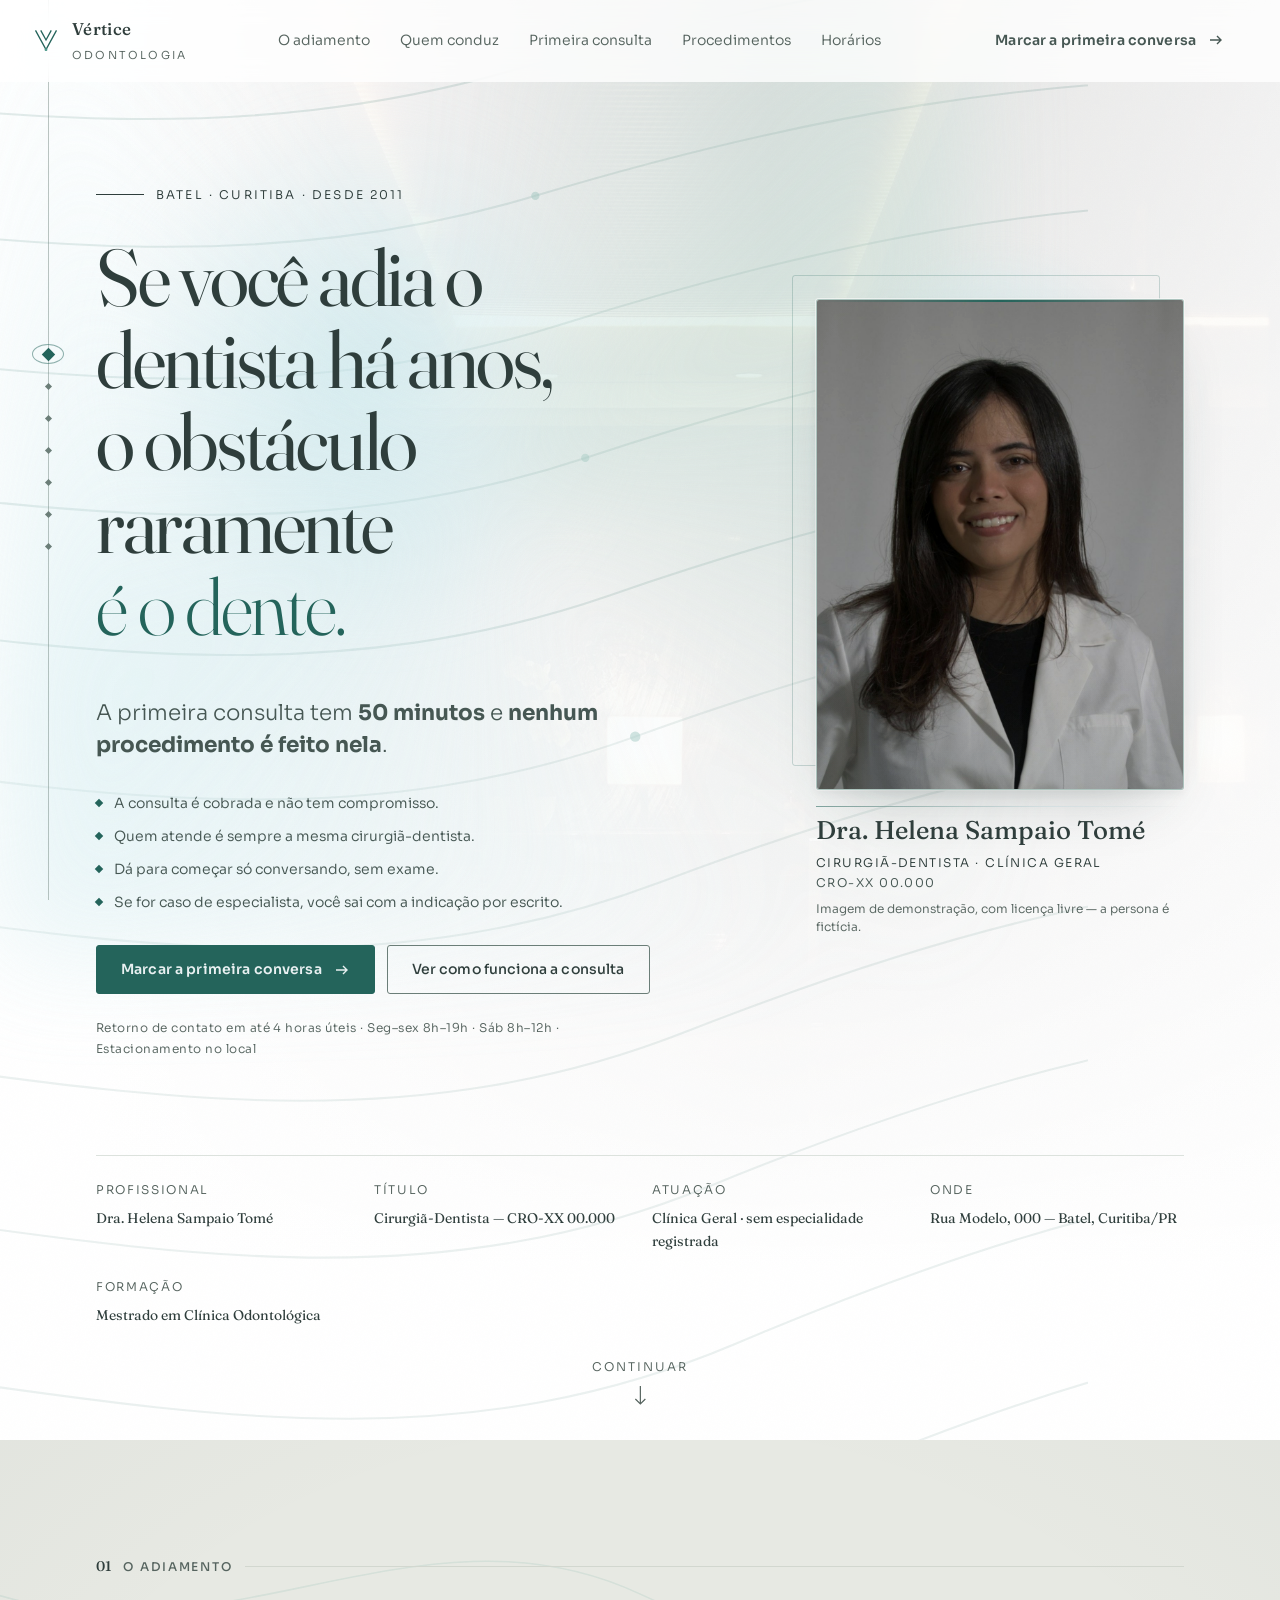
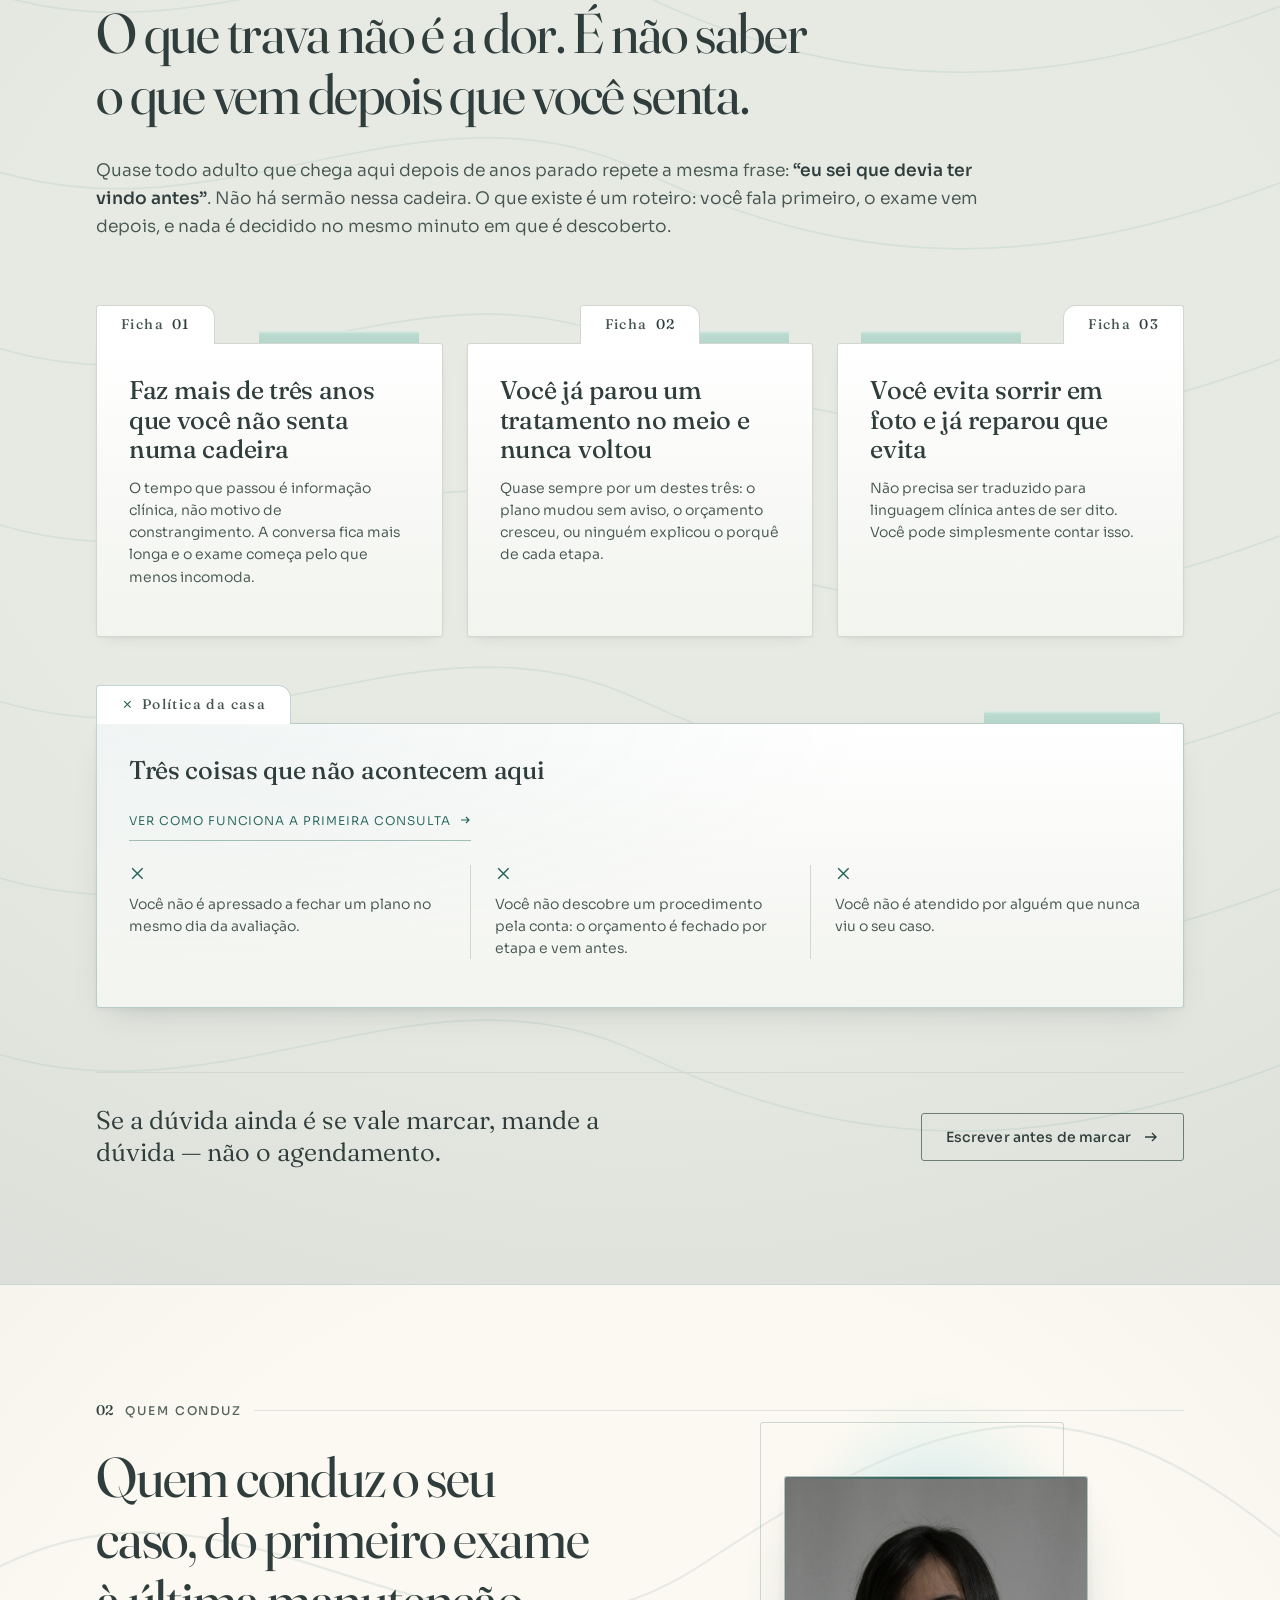
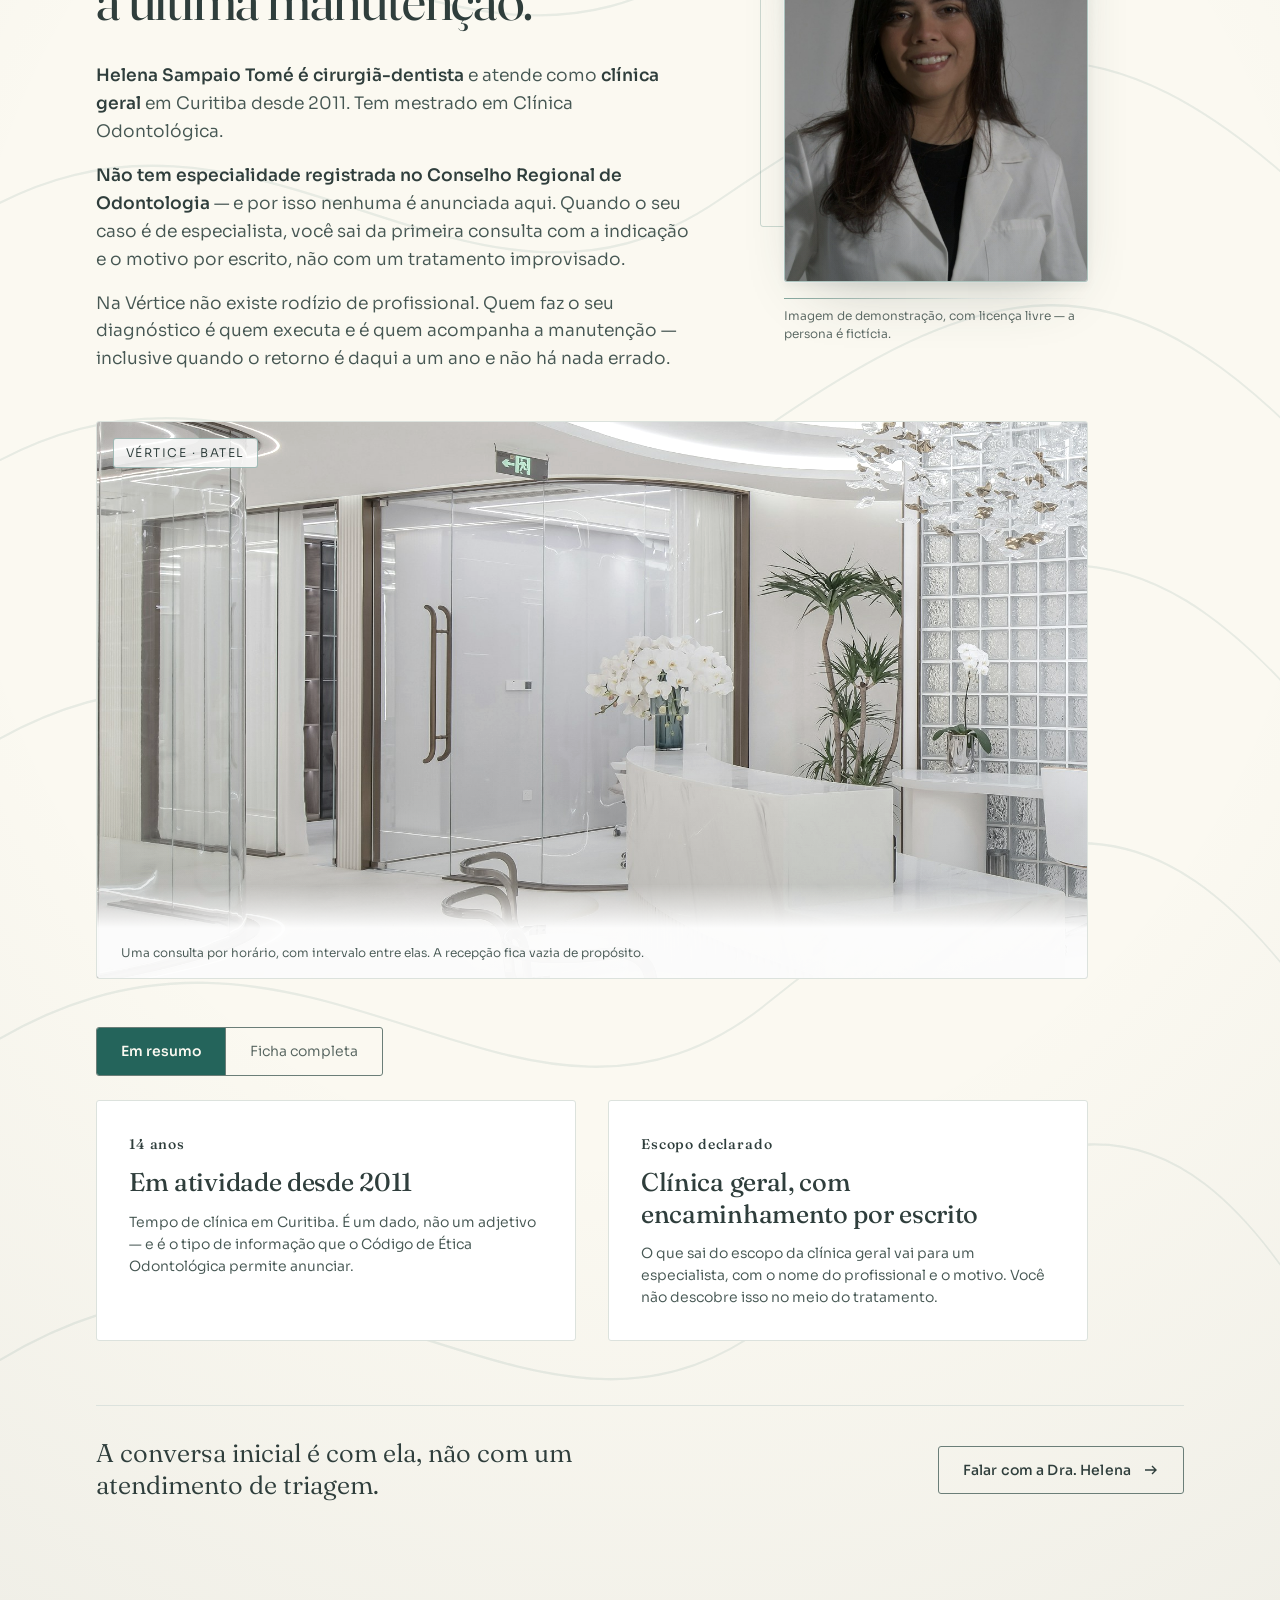
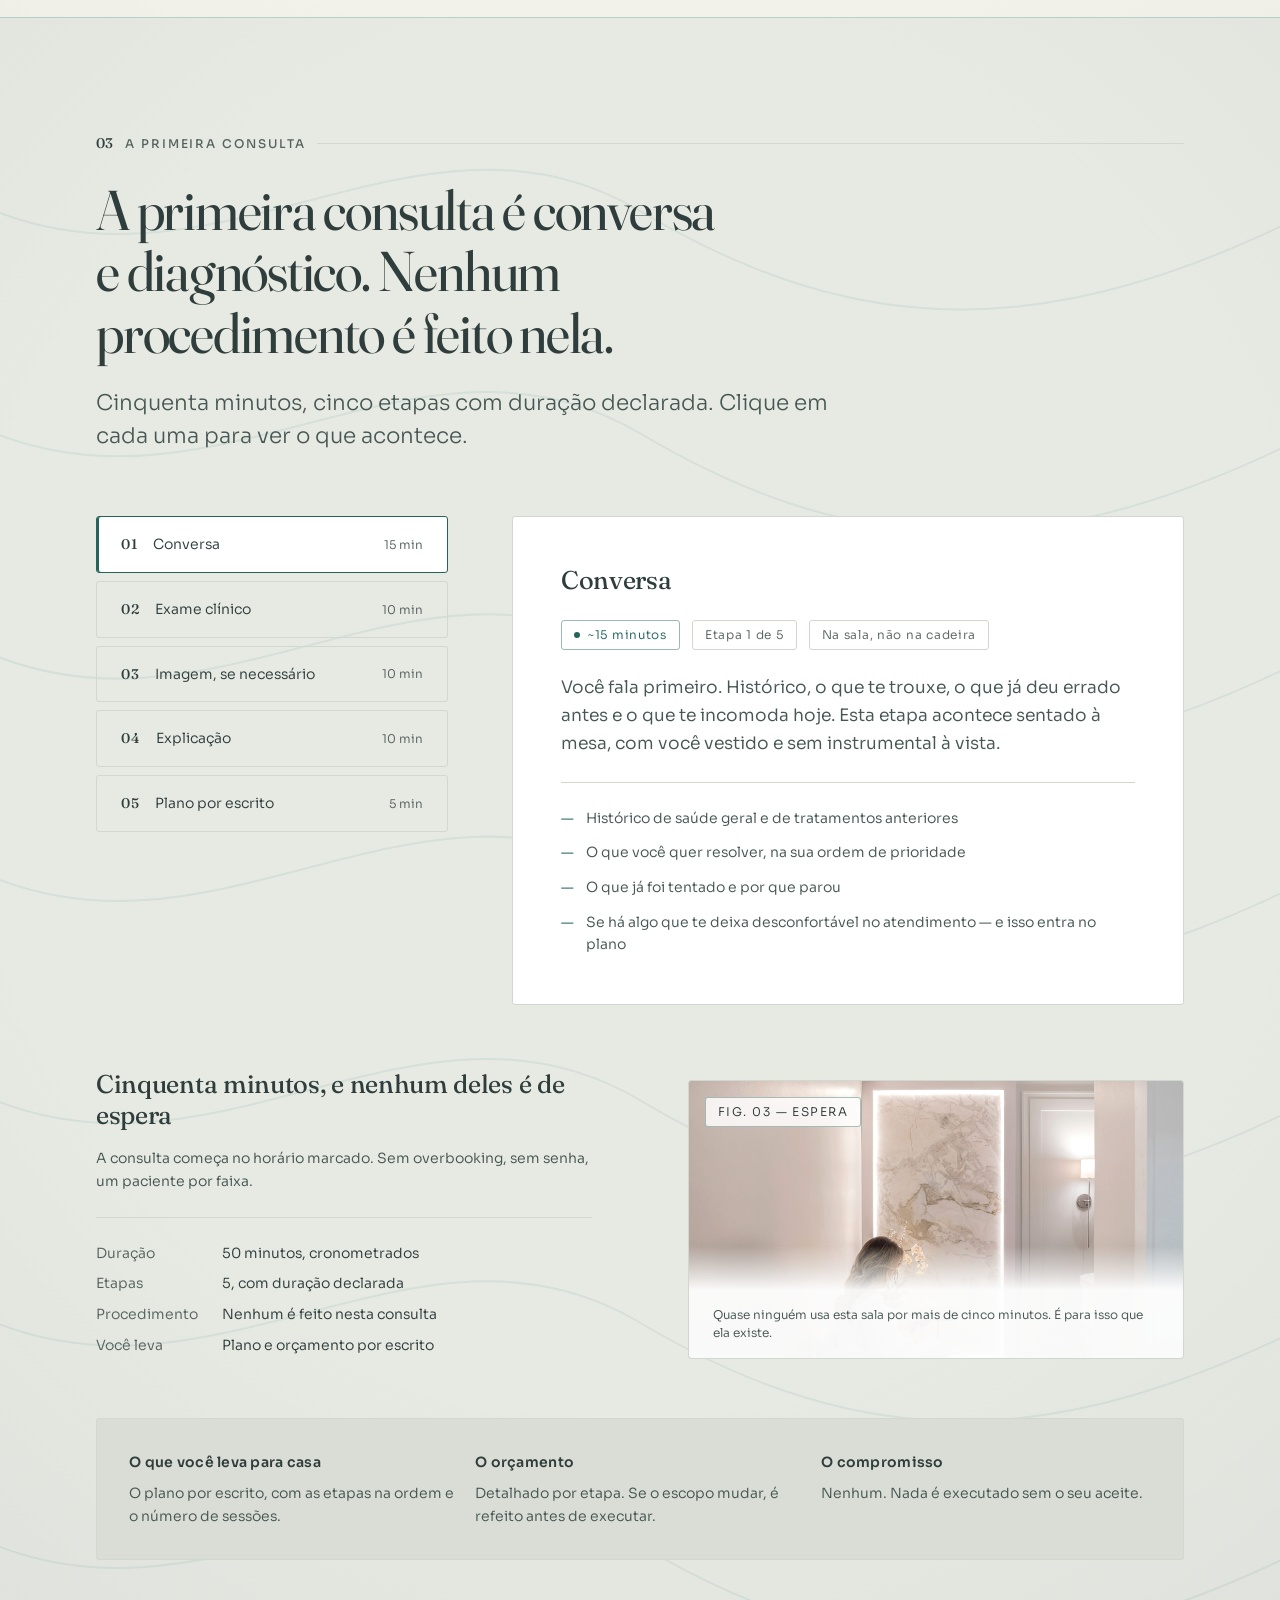
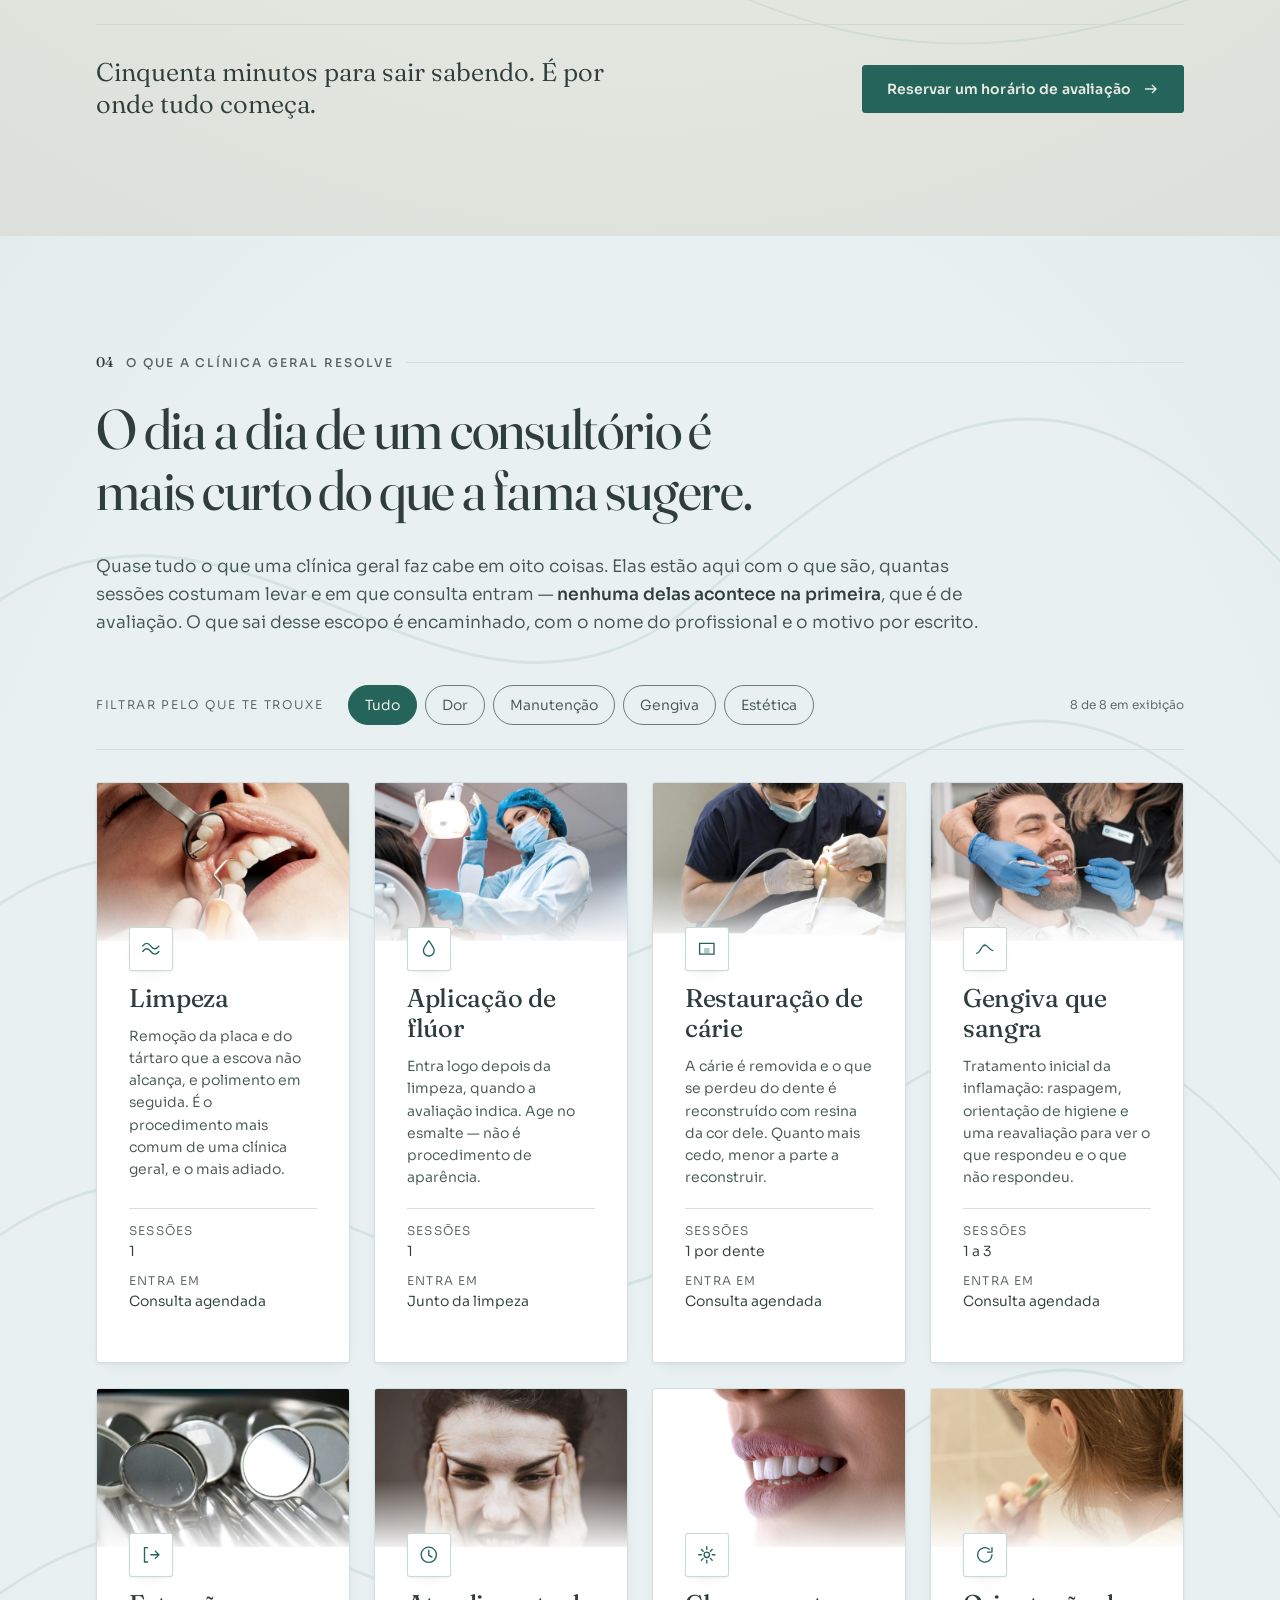
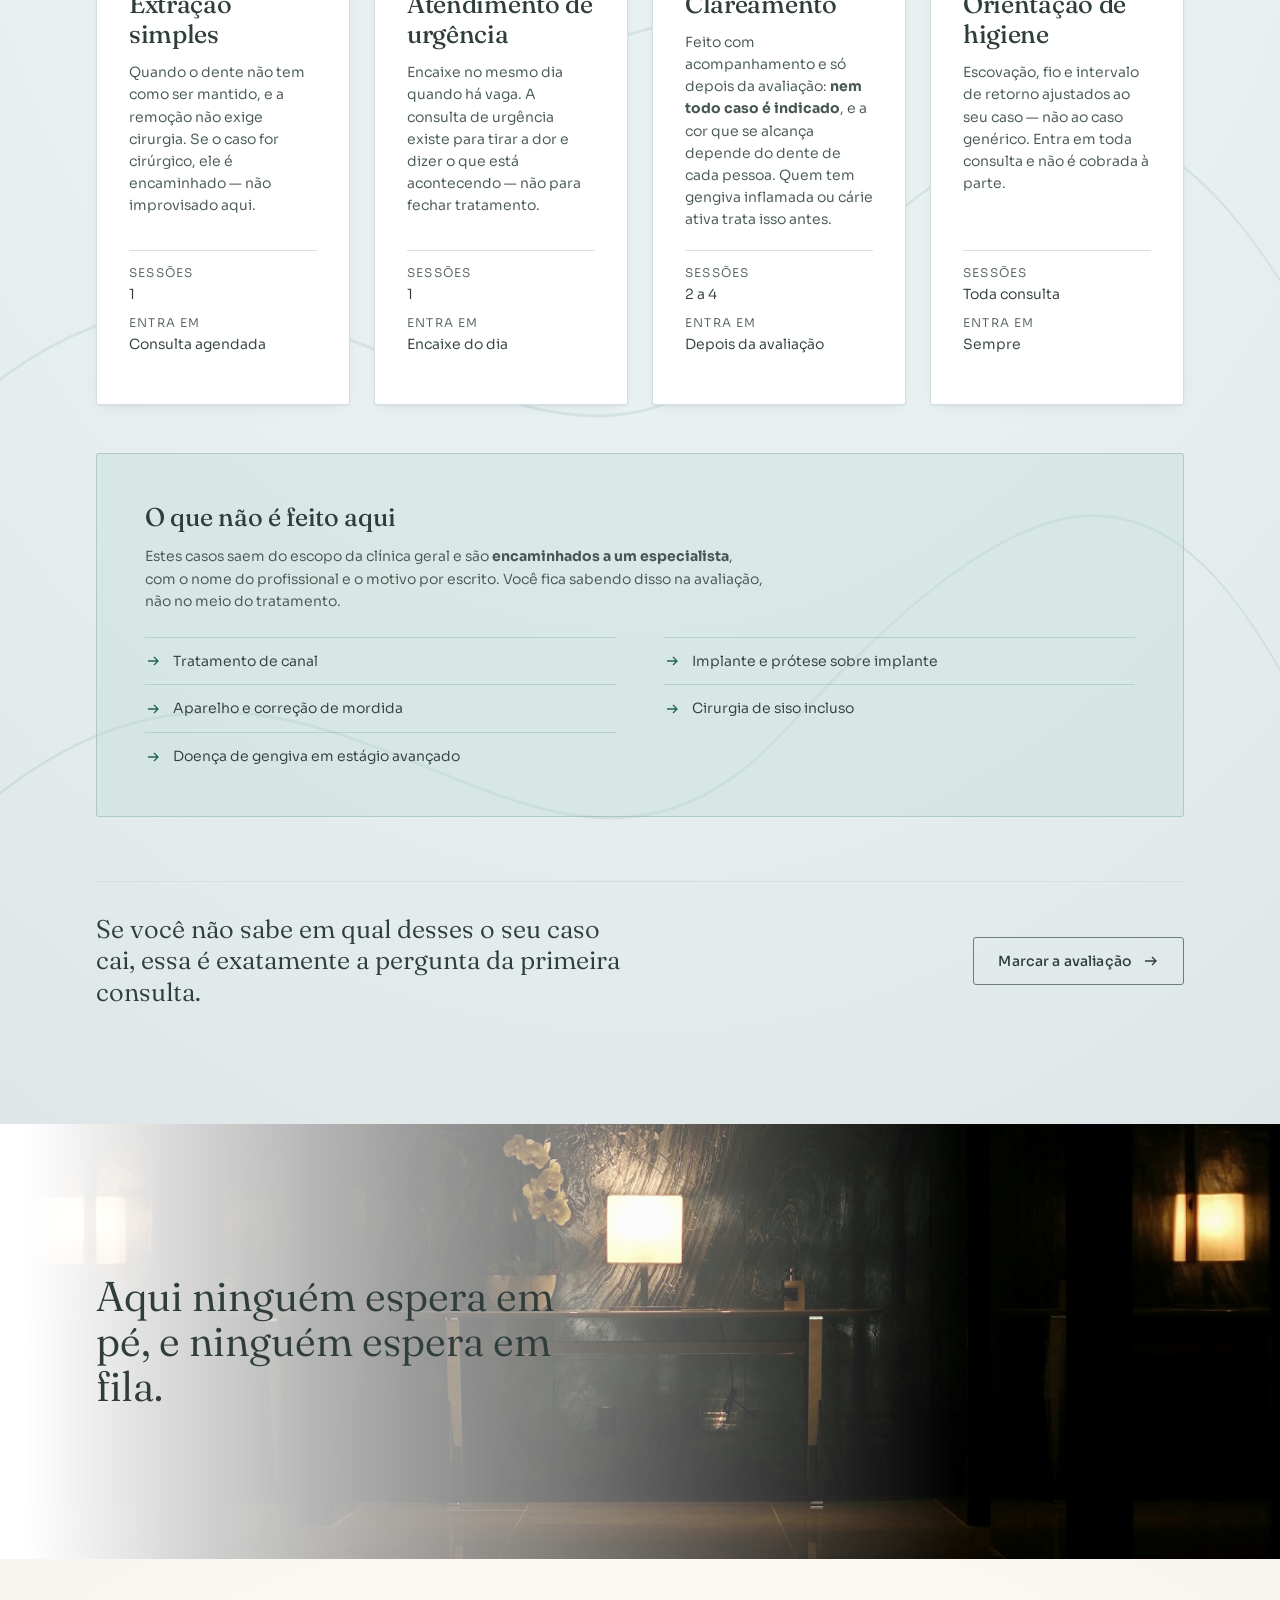
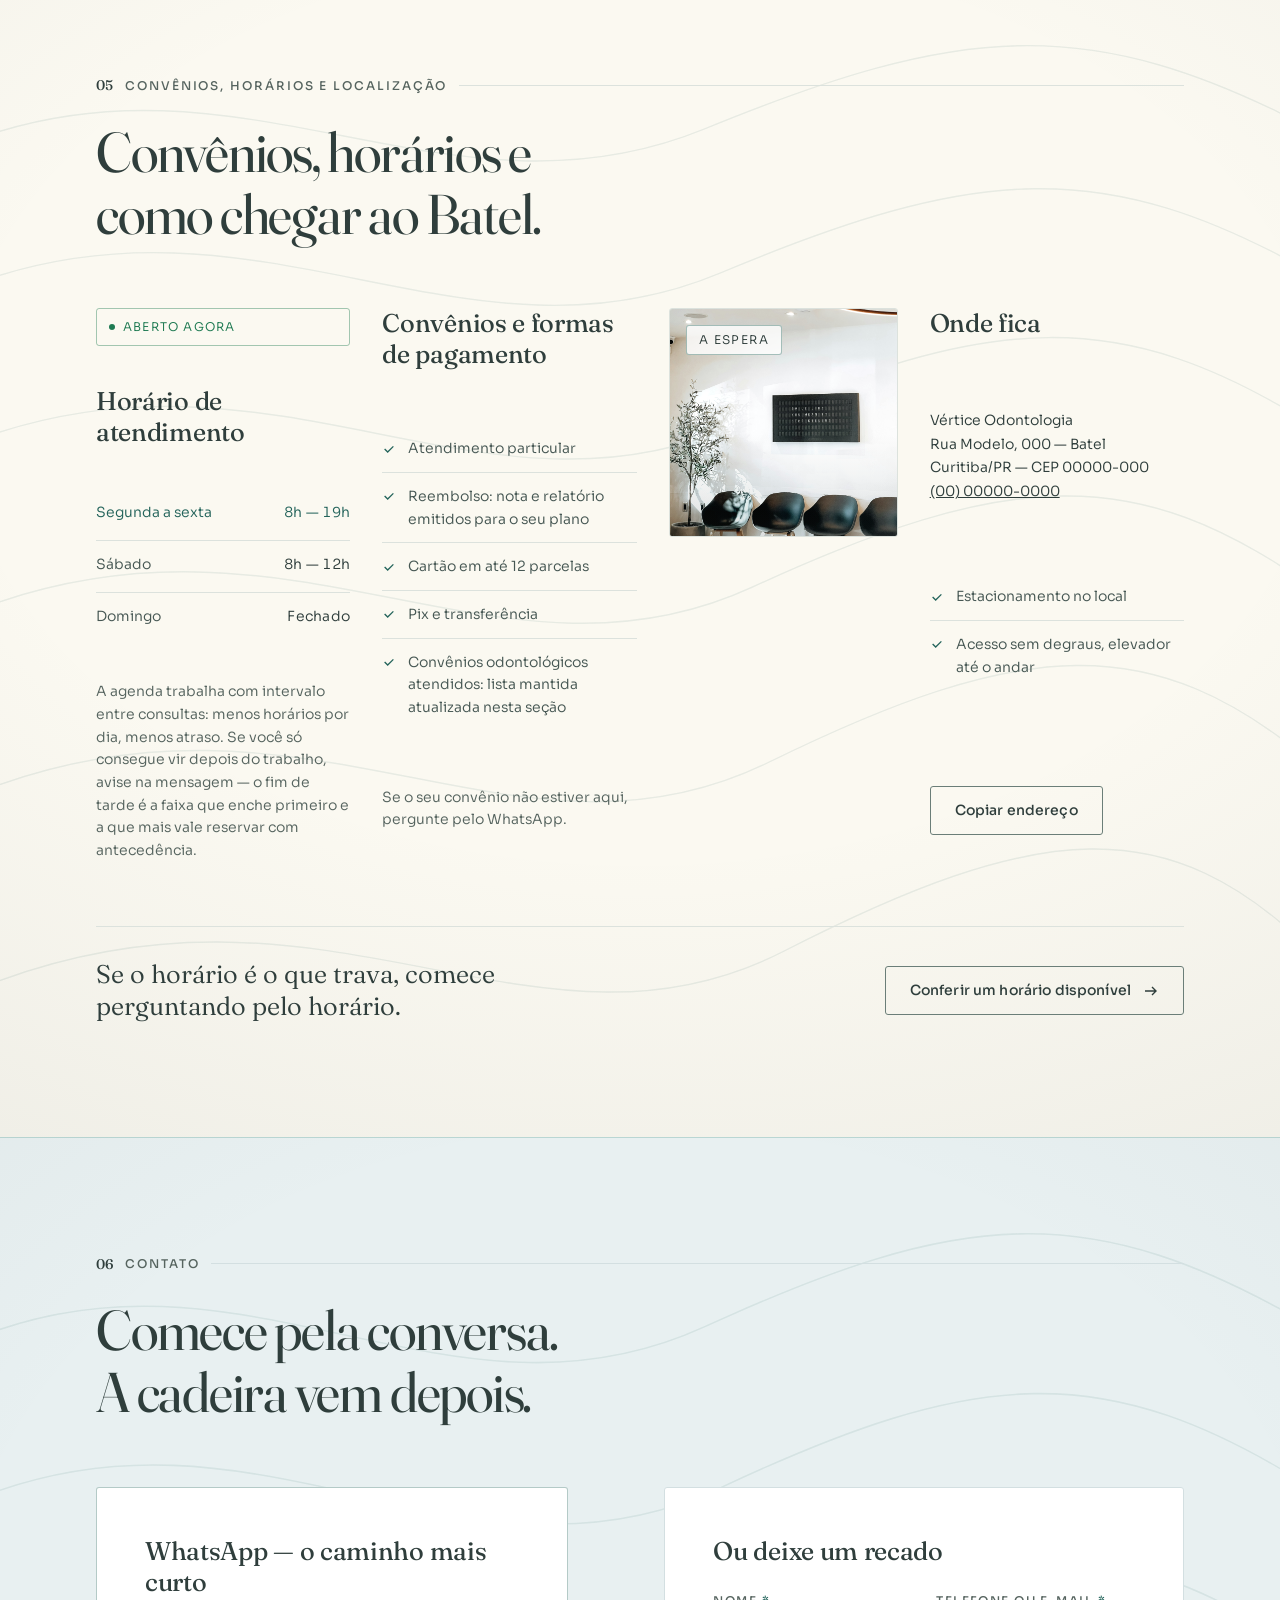
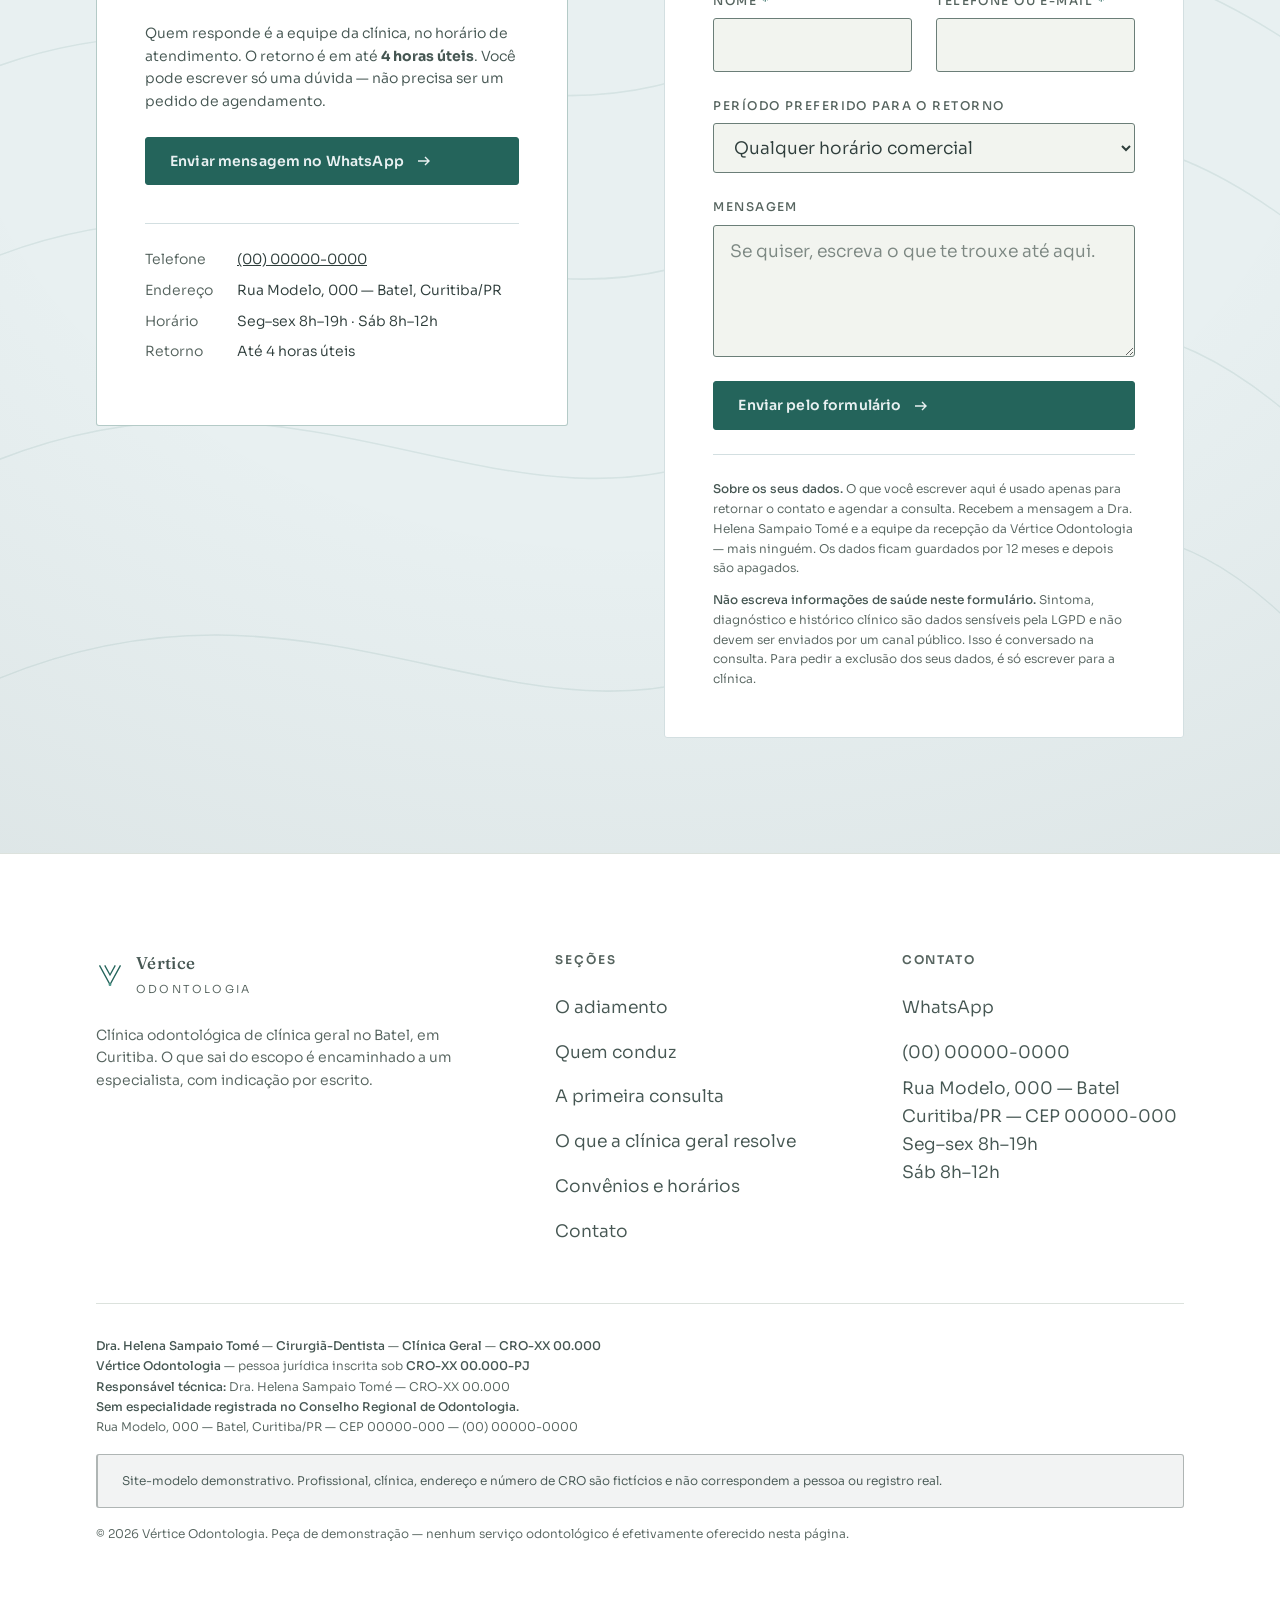
<file: site/index.html>
<!DOCTYPE html>
<html lang="pt-BR">
<head>
<meta charset="utf-8">
<meta name="viewport" content="width=device-width, initial-scale=1">
<title>Dra. Helena Sampaio Tomé — Cirurgiã-Dentista, Clínica Geral | Vértice Odontologia, Batel · Curitiba</title>
<meta name="description" content="Clínica geral no Batel, Curitiba. A primeira consulta tem 50 minutos, é de avaliação e diagnóstico, e nenhum procedimento é feito nela. Site-modelo demonstrativo.">
<link rel="canonical" href="https://www.verticeodontologia.exemplo.br/">
<!-- PEÇA DEMONSTRATIVA: persona, CRO e endereço são fictícios, e o retrato é de
     uma pessoa real sob nome inventado. Enquanto for assim, a página NÃO pode ser
     indexada. Ao publicar com dados reais de um profissional real, troque por:
     <meta name="robots" content="index, follow, max-image-preview:large"> -->
<meta name="robots" content="noindex, nofollow">
<meta name="theme-color" content="#FBF9F1">

<meta property="og:type" content="website">
<meta property="og:locale" content="pt_BR">
<meta property="og:site_name" content="Vértice Odontologia">
<meta property="og:title" content="Dra. Helena Sampaio Tomé — Cirurgiã-Dentista, Clínica Geral | Vértice Odontologia">
<meta property="og:description" content="Clínica geral no Batel, Curitiba. Você sai da primeira consulta sabendo o que será feito, em quantas sessões e por quê.">
<meta property="og:url" content="https://www.verticeodontologia.exemplo.br/">
<meta property="og:image" content="https://www.verticeodontologia.exemplo.br/img/og-image.png">
<meta property="og:image:width" content="1200">
<meta property="og:image:height" content="630">
<meta property="og:image:alt" content="Vértice Odontologia — Dra. Helena Sampaio Tomé, Cirurgiã-Dentista, Clínica Geral, CRO-XX 00.000.">
<meta name="twitter:card" content="summary_large_image">

<link rel="icon" href="img/favicon.svg" type="image/svg+xml">
<link rel="apple-touch-icon" href="img/favicon.svg">

<link rel="preconnect" href="https://fonts.googleapis.com">
<link rel="preconnect" href="https://fonts.gstatic.com" crossorigin>
<link rel="stylesheet" href="https://fonts.googleapis.com/css2?family=Fraunces:opsz,wght@9..144,300..700&family=Sora:wght@300..600&display=swap">

<link rel="stylesheet" href="css/tokens.css">
<link rel="stylesheet" href="css/base.css">
<link rel="stylesheet" href="css/sections.css">
<link rel="stylesheet" href="css/motion.css">

<script>document.documentElement.classList.add('js');</script>

<script type="application/ld+json">
{
  "@context": "https://schema.org",
  "@type": "Dentist",
  "name": "Vértice Odontologia",
  "disambiguatingDescription": "Site-modelo demonstrativo. Profissional, clínica, endereço e número de CRO são fictícios e não correspondem a pessoa ou registro real.",
  "description": "Clínica odontológica de clínica geral no Batel, em Curitiba. Sem especialidade registrada no Conselho Regional de Odontologia.",
  "url": "https://www.verticeodontologia.exemplo.br/",
  "telephone": "+55-00-00000-0000",
  "address": {
    "@type": "PostalAddress",
    "streetAddress": "Rua Modelo, 000",
    "addressLocality": "Curitiba",
    "addressRegion": "PR",
    "postalCode": "00000-000",
    "addressCountry": "BR"
  },
  "openingHoursSpecification": [
    { "@type": "OpeningHoursSpecification", "dayOfWeek": ["Monday","Tuesday","Wednesday","Thursday","Friday"], "opens": "08:00", "closes": "19:00" },
    { "@type": "OpeningHoursSpecification", "dayOfWeek": "Saturday", "opens": "08:00", "closes": "12:00" }
  ],
  "employee": {
    "@type": "Person",
    "name": "Helena Sampaio Tomé",
    "honorificPrefix": "Dra.",
    "jobTitle": "Cirurgiã-Dentista — Clínica Geral",
    "identifier": "CRO-XX 00.000",
    "hasCredential": { "@type": "EducationalOccupationalCredential", "credentialCategory": "Mestrado", "name": "Mestrado em Clínica Odontológica" }
  },
  "areaServed": { "@type": "City", "name": "Curitiba" }
}
</script>
</head>

<body>
<a class="skip" href="#conteudo">Ir direto para o conteúdo</a>

<header class="head">
  <a class="brand" href="#inicio">
    <svg class="brand__mark" viewBox="0 0 32 32" aria-hidden="true" focusable="false">
      <path d="M4 5 L16 27 L28 5" fill="none" stroke="#24645B" stroke-width="1.5"/>
      <path d="M10 5 L16 16 L22 5" fill="none" stroke="#24645B" stroke-width="1.5"/>
      <circle cx="16" cy="27" r="1.6" fill="#4E9A8C"/>
    </svg>
    <span>
      <span class="brand__name">Vértice</span>
      <span class="brand__sub">Odontologia</span>
    </span>
  </a>

  <nav class="nav" data-nav aria-label="Seções da página">
    <a href="#adiamento">O adiamento</a>
    <a href="#profissional">Quem conduz</a>
    <a href="#consulta">Primeira consulta</a>
    <a href="#procedimentos">Procedimentos</a>
    <a href="#pratico">Horários</a>
  </nav>

  <div style="display:flex;gap:var(--s-3);align-items:center">
    <a class="btn btn--primary head__cta" href="https://wa.me/550000000000?text=Ol%C3%A1%2C%20gostaria%20de%20saber%20sobre%20a%20primeira%20consulta." rel="noopener">
      Marcar a primeira conversa
      <svg class="btn__ico btn__ico--arrow" viewBox="0 0 16 16" aria-hidden="true" focusable="false"><path d="M2 8h11M9 4l4 4-4 4" fill="none" stroke="currentColor" stroke-width="1.4"/></svg>
    </a>
    <button class="btn menu-toggle" id="menu-open" type="button" aria-expanded="false" aria-controls="menu-sheet">
      <svg class="btn__ico" viewBox="0 0 16 16" aria-hidden="true" focusable="false"><path d="M1 4h14M1 8h14M1 12h14" fill="none" stroke="currentColor" stroke-width="1.4"/></svg>
      Menu
    </button>
  </div>
</header>

<dialog class="sheet" id="menu-sheet" aria-label="Navegação">
  <button class="btn btn--ghost sheet__close" id="menu-close" type="button">Fechar</button>
  <a href="#adiamento"><span>01</span>O adiamento</a>
  <a href="#profissional"><span>02</span>Quem conduz</a>
  <a href="#consulta"><span>03</span>A primeira consulta</a>
  <a href="#procedimentos"><span>04</span>O que a clínica geral resolve</a>
  <a href="#pratico"><span>05</span>Convênios e horários</a>
  <a href="#contato"><span>06</span>Contato</a>
</dialog>

<aside class="spine" aria-hidden="true">
  <div class="spine__track"></div>
  <div class="spine__progress"></div>
  <div class="spine__nodes">
    <button class="spine__node" type="button" data-target="inicio" tabindex="-1"><span class="spine__label">Início</span></button>
    <button class="spine__node" type="button" data-target="adiamento" tabindex="-1"><span class="spine__label">O adiamento</span></button>
    <button class="spine__node" type="button" data-target="profissional" tabindex="-1"><span class="spine__label">Quem conduz</span></button>
    <button class="spine__node" type="button" data-target="consulta" tabindex="-1"><span class="spine__label">Primeira consulta</span></button>
    <button class="spine__node" type="button" data-target="procedimentos" tabindex="-1"><span class="spine__label">Procedimentos</span></button>
    <button class="spine__node" type="button" data-target="pratico" tabindex="-1"><span class="spine__label">Horários</span></button>
    <button class="spine__node" type="button" data-target="contato" tabindex="-1"><span class="spine__label">Contato</span></button>
  </div>
</aside>

<main id="conteudo">
<span id="inicio-sentinela" aria-hidden="true"></span>

<!-- =====================================================================
     §1 · HERO — superfície: ink-900 (deep)
     ===================================================================== -->
<section class="hero" id="inicio" data-surface="deep" aria-labelledby="h-inicio">
  <div class="hero__photo" aria-hidden="true">
    <img src="img/clinica-corredor.jpg" width="1800" height="2699" fetchpriority="high" decoding="async" alt="">
  </div>

  <div class="layer layer--mesh amb-mesh" aria-hidden="true">
    <svg viewBox="0 0 1400 900" preserveAspectRatio="xMidYMid slice" role="presentation">
      <g fill="none" stroke="#24645B" stroke-width="1" opacity=".26">
        <path d="M-60 90 C 240 20, 460 150, 720 80 S 1180 10, 1460 90"/>
        <path d="M-60 150 C 250 78, 470 212, 730 138 S 1185 66, 1460 150"/>
        <path d="M-60 212 C 262 136, 482 276, 742 198 S 1192 122, 1460 212"/>
        <path d="M-60 276 C 274 196, 494 342, 754 260 S 1200 180, 1460 276"/>
        <path d="M-60 342 C 286 258, 506 410, 766 324 S 1208 240, 1460 342"/>
        <path d="M-60 410 C 298 322, 518 480, 778 390 S 1216 302, 1460 410"/>
      </g>
      <g fill="none" stroke="#24645B" stroke-width="1" opacity=".18">
        <path d="M-60 480 C 310 388, 530 552, 790 458 S 1224 366, 1460 480"/>
        <path d="M-60 552 C 322 456, 542 626, 802 528 S 1232 430, 1460 552"/>
        <path d="M-60 626 C 334 526, 554 702, 814 600 S 1240 496, 1460 626"/>
        <path d="M-60 702 C 346 598, 566 780, 826 674 S 1248 564, 1460 702"/>
        <path d="M-60 780 C 358 672, 578 860, 838 750 S 1256 634, 1460 780"/>
        <path d="M-60 860 C 370 748, 590 942, 850 828 S 1264 704, 1460 860"/>
      </g>
      <g fill="#4E9A8C" opacity=".5">
        <circle cx="720" cy="80" r="2.5"/><circle cx="742" cy="198" r="2"/>
        <circle cx="766" cy="324" r="2"/><circle cx="790" cy="458" r="2.5"/>
      </g>
    </svg>
  </div>
  <div class="layer layer--glow hero__glow amb-glow" aria-hidden="true"></div>
  <div class="layer layer--halo hero__halo amb-orbit" aria-hidden="true"></div>
  <div class="layer layer--grain amb-grain" aria-hidden="true"></div>

  <div class="wrap hero__grid">
    <div class="hero__col">
      <p class="hero__kicker">Batel · Curitiba · desde 2011</p>

      <h1 id="h-inicio">
        <span class="hero__line">
          <span class="w" style="--w:0">Se</span> <span class="w" style="--w:1">você</span>
          <span class="w" style="--w:2">adia</span> <span class="w" style="--w:3">o</span>
          <span class="w" style="--w:4">dentista</span> <span class="w" style="--w:5">há</span>
          <span class="w" style="--w:6">anos,</span>
        </span>
        <span class="hero__line">
          <span class="w" style="--w:7">o</span> <span class="w" style="--w:8">obstáculo</span>
          <span class="w" style="--w:9">raramente</span>
        </span>
        <span class="hero__line">
          <em><span class="w" style="--w:10">é</span> <span class="w" style="--w:11">o</span>
          <span class="w" style="--w:12">dente.</span></em>
        </span>
      </h1>
      <i class="hero__rule hero__after" style="--i:0" aria-hidden="true"></i>

      <p class="lead hero__lead hero__after" style="--i:0">
        A primeira consulta tem <strong>50 minutos</strong> e
        <strong>nenhum procedimento é feito nela</strong>.
      </p>

      <ul class="hero__facts hero__after" style="--i:1">
        <li>A consulta é cobrada e não tem compromisso.</li>
        <li>Quem atende é sempre a mesma cirurgiã-dentista.</li>
        <li>Dá para começar só conversando, sem exame.</li>
        <li>Se for caso de especialista, você sai com a indicação por escrito.</li>
      </ul>

      <div class="hero__actions hero__after" style="--i:2">
        <a class="btn btn--primary" href="https://wa.me/550000000000?text=Ol%C3%A1%2C%20gostaria%20de%20saber%20sobre%20a%20primeira%20consulta." rel="noopener">
          Marcar a primeira conversa
          <svg class="btn__ico btn__ico--arrow" viewBox="0 0 16 16" aria-hidden="true" focusable="false"><path d="M2 8h11M9 4l4 4-4 4" fill="none" stroke="currentColor" stroke-width="1.4"/></svg>
        </a>
        <a class="btn" href="#consulta">Ver como funciona a consulta</a>
      </div>

      <p class="hero__ops hero__after" style="--i:3">
        Retorno de contato em até 4 horas úteis · Seg–sex 8h–19h · Sáb 8h–12h · Estacionamento no local
      </p>
    </div>

    <figure class="portrait hero__portrait">
      <span class="portrait__stage">
        <span class="portrait__glow amb-glow" aria-hidden="true"></span>
        <span class="portrait__offset" aria-hidden="true"></span>

        <span class="portrait__frame">
          <span class="portrait__media">
            <img src="img/retrato-demo.jpg" width="1050" height="1400" fetchpriority="high" decoding="async"
                 alt="Dra. Helena Sampaio Tomé, cirurgiã-dentista, de jaleco branco, em fundo neutro.">
          </span>
          <i class="portrait__edge" aria-hidden="true"></i>
          <span class="portrait__sheen" aria-hidden="true"><i></i></span>
        </span>
      </span>

      <figcaption class="portrait__plate">
        <span class="portrait__rule" aria-hidden="true"></span>
        <span class="portrait__name">Dra. Helena Sampaio Tomé</span>
        <span class="portrait__role"><span>Cirurgiã-Dentista</span><span>Clínica Geral</span></span>
        <span class="portrait__cro">CRO-XX 00.000</span>
        <span class="portrait__note">Imagem de demonstração, com licença livre — a persona é fictícia.</span>
      </figcaption>
    </figure>
  </div>

  <div class="wrap">
    <dl class="hero__creds hero__after" style="--i:3">
      <div class="hero__cred"><dt>Profissional</dt><dd>Dra. Helena Sampaio Tomé</dd></div>
      <div class="hero__cred"><dt>Título</dt><dd>Cirurgiã-Dentista — CRO-XX 00.000</dd></div>
      <div class="hero__cred"><dt>Atuação</dt><dd>Clínica Geral · sem especialidade registrada</dd></div>
      <div class="hero__cred"><dt>Onde</dt><dd>Rua Modelo, 000 — Batel, Curitiba/PR</dd></div>
      <div class="hero__cred"><dt>Formação</dt><dd>Mestrado em Clínica Odontológica</dd></div>
    </dl>
  </div>

  <a class="scroll-cue" href="#adiamento">
    Continuar
    <svg viewBox="0 0 14 24" class="amb-nudge" aria-hidden="true" focusable="false"><path d="M7 2v18M2 15l5 5 5-5" fill="none" stroke="currentColor" stroke-width="1.2"/></svg>
  </a>
</section>

<!-- =====================================================================
     §2 · O ADIAMENTO — superfície: bone-100 (light)
     ===================================================================== -->
<section class="section" id="adiamento" data-surface="raised" aria-labelledby="h-adiamento">
  <div class="wrap">
    <p class="eyebrow reveal"><span class="eyebrow__num">01</span> O adiamento <span class="eyebrow__rule"></span></p>
    <h2 id="h-adiamento" class="reveal" style="--i:1">O que trava não é a dor. É não saber o que vem depois que você senta.</h2>

    <div class="prose reveal flow" style="--i:2; margin-top: var(--s-6)">
      <p>Quase todo adulto que chega aqui depois de anos parado repete a mesma frase:
      <strong>“eu sei que devia ter vindo antes”</strong>. Não há sermão nessa cadeira. O que existe é um
      roteiro: você fala primeiro, o exame vem depois, e nada é decidido no mesmo minuto em que é descoberto.</p>
      
    </div>

    <!-- Os três motivos como PASTAS de prontuário: aba com rótulo, folha de
         papel espiando por trás, corpo com o texto. A metáfora trabalha para a
         copy — "o tempo que passou é informação clínica". -->
    <ol class="folders reveal" style="--i:3; margin-top: var(--s-8)">
      <li class="folder card-num" style="--i:0">
        <span class="folder__tab">Ficha <b>01</b></span>
        <i class="folder__sheet" aria-hidden="true"></i>
        <div class="folder__body">
          <h3>Faz mais de três anos que você não senta numa cadeira</h3>
          <p>O tempo que passou é informação clínica, não motivo de constrangimento. A conversa fica mais longa e o exame começa pelo que menos incomoda.</p>
        </div>
      </li>
      <li class="folder card-num" style="--i:1">
        <span class="folder__tab">Ficha <b>02</b></span>
        <i class="folder__sheet" aria-hidden="true"></i>
        <div class="folder__body">
          <h3>Você já parou um tratamento no meio e nunca voltou</h3>
          <p>Quase sempre por um destes três: o plano mudou sem aviso, o orçamento cresceu, ou ninguém explicou o porquê de cada etapa.</p>
        </div>
      </li>
      <li class="folder card-num" style="--i:2">
        <span class="folder__tab">Ficha <b>03</b></span>
        <i class="folder__sheet" aria-hidden="true"></i>
        <div class="folder__body">
          <h3>Você evita sorrir em foto e já reparou que evita</h3>
          <p>Não precisa ser traduzido para linguagem clínica antes de ser dito. Você pode simplesmente contar isso.</p>
        </div>
      </li>
    </ol>

    <!-- A quarta pasta do arquivo: a de rótulo ✗, com o que NÃO acontece.
         Os itens deixaram de ser caixas dentro de caixa — viraram três colunas
         separadas por fio, e cada ✗ se desenha ao entrar (draw-line). -->
    <div class="deny reveal" style="--i:5">
      <span class="folder__tab folder__tab--deny">
        <svg viewBox="0 0 16 16" aria-hidden="true" focusable="false"><path d="M4 4l8 8M12 4l-8 8" fill="none" stroke="currentColor" stroke-width="1.5"/></svg>
        Política da casa
      </span>
      <i class="folder__sheet" aria-hidden="true"></i>
      <div class="folder__body">
        <h3>Três coisas que não acontecem aqui</h3>
        <a class="bridge" href="#consulta">
          Ver como funciona a primeira consulta
          <svg viewBox="0 0 12 12" aria-hidden="true" focusable="false"><path d="M2 6h8M7 3l3 3-3 3" fill="none" stroke="currentColor" stroke-width="1.2"/></svg>
        </a>
        <ul>
          <li>
            <svg viewBox="0 0 16 16" aria-hidden="true" focusable="false"><path class="draw-line" d="M3 3l10 10M13 3L3 13" fill="none" stroke="currentColor" stroke-width="1.4" style="--dash:29; --i:1"/></svg>
            <span>Você não é apressado a fechar um plano no mesmo dia da avaliação.</span>
          </li>
          <li>
            <svg viewBox="0 0 16 16" aria-hidden="true" focusable="false"><path class="draw-line" d="M3 3l10 10M13 3L3 13" fill="none" stroke="currentColor" stroke-width="1.4" style="--dash:29; --i:2"/></svg>
            <span>Você não descobre um procedimento pela conta: o orçamento é fechado por etapa e vem antes.</span>
          </li>
          <li>
            <svg viewBox="0 0 16 16" aria-hidden="true" focusable="false"><path class="draw-line" d="M3 3l10 10M13 3L3 13" fill="none" stroke="currentColor" stroke-width="1.4" style="--dash:29; --i:3"/></svg>
            <span>Você não é atendido por alguém que nunca viu o seu caso.</span>
          </li>
        </ul>
      </div>
    </div>

    <div class="invite reveal" style="--i:6">
      <p class="invite__text">Se a dúvida ainda é se vale marcar, mande a dúvida — não o agendamento.</p>
      <a class="btn" href="https://wa.me/550000000000?text=Ol%C3%A1%2C%20tenho%20uma%20d%C3%BAvida%20antes%20de%20marcar%20a%20consulta." rel="noopener">
        Escrever antes de marcar
        <svg class="btn__ico btn__ico--arrow" viewBox="0 0 16 16" aria-hidden="true" focusable="false"><path d="M2 8h11M9 4l4 4-4 4" fill="none" stroke="currentColor" stroke-width="1.4"/></svg>
      </a>
    </div>
  </div>
</section>

<!-- =====================================================================
     §3 · QUEM CONDUZ — superfície: ink-800 (dark)
     ===================================================================== -->
<section class="section" id="profissional" data-surface="dark" aria-labelledby="h-profissional">
  <div class="wrap">
    <p class="eyebrow reveal"><span class="eyebrow__num">02</span> Quem conduz <span class="eyebrow__rule"></span></p>

    <div class="who who--solo">

      <div class="reveal" style="--i:3">
        <!-- o retrato sobe para a altura do TÍTULO, não do parágrafo: ao lado só
             da prosa ele sobrava 130px embaixo e a legenda ficava pendurada.
             Emparelhado com título + prosa, as duas colunas fecham juntas. -->
        <div class="who__intro">
          <div class="prose flow">
            <h2 id="h-profissional" style="--i:1">Quem conduz o seu caso, do primeiro exame à última manutenção.</h2>
            <p><strong>Helena Sampaio Tomé é cirurgiã-dentista</strong> e atende como <strong>clínica
            geral</strong> em Curitiba desde 2011. Tem mestrado em Clínica Odontológica.</p>
            <p><strong>Não tem especialidade registrada no Conselho Regional de Odontologia</strong> — e por
            isso nenhuma é anunciada aqui. Quando o seu caso é de especialista, você sai da primeira consulta
            com a indicação e o motivo por escrito, não com um tratamento improvisado.</p>
            <p>Na Vértice não existe rodízio de profissional. Quem faz o seu diagnóstico é quem executa e é
            quem acompanha a manutenção — inclusive quando o retorno é daqui a um ano e não há nada errado.</p>
          </div>

          <!-- mesmo componente do hero, mesmo tratamento e mesma entrada. A placa
               aqui é curta de propósito: nome, título e CRO já estão na ficha
               logo abaixo, e repeti-los seria ruído. -->
          <figure class="portrait who__retrato">
            <span class="portrait__stage">
              <span class="portrait__glow amb-glow" aria-hidden="true"></span>
              <span class="portrait__offset" aria-hidden="true"></span>
              <span class="portrait__frame">
                <span class="portrait__media">
                  <img src="img/retrato-demo.jpg" width="1050" height="1400" loading="lazy" decoding="async"
                       alt="Dra. Helena Sampaio Tomé, cirurgiã-dentista, de jaleco branco, em fundo neutro.">
                </span>
                <i class="portrait__edge" aria-hidden="true"></i>
                <span class="portrait__sheen" aria-hidden="true"><i></i></span>
              </span>
            </span>
            <figcaption class="portrait__plate">
              <span class="portrait__rule" aria-hidden="true"></span>
              <span class="portrait__note">Imagem de demonstração, com licença livre — a persona é fictícia.</span>
            </figcaption>
          </figure>
        </div>

        <figure class="ph ph--wide reveal reveal--fade" style="--i:2; margin-bottom: var(--s-7)">
          <img src="img/clinica-recepcao.jpg" width="1800" height="2700" loading="lazy" decoding="async"
               style="object-position: 55% 55%"
               alt="Recepção da clínica: balcão em mármore, forro curvo iluminado e orquídeas.">
          <span class="ph__tag">Vértice · Batel</span>
          <figcaption class="ph__cap">
            Uma consulta por horário, com intervalo entre elas. A recepção fica vazia de propósito.
          </figcaption>
        </figure>

        <div class="seg" data-seg role="tablist" aria-label="Formato da apresentação profissional">
          <button type="button" role="tab" data-panel="p-resumo" aria-selected="true" aria-controls="p-resumo">Em resumo</button>
          <button type="button" role="tab" data-panel="p-ficha" aria-selected="false" aria-controls="p-ficha" tabindex="-1">Ficha completa</button>
        </div>

        <div class="panel" id="p-resumo" role="tabpanel">
          <div class="grid cols-2">
            <div class="card">
              <span class="card__num">14 anos</span>
              <h3>Em atividade desde 2011</h3>
              <p>Tempo de clínica em Curitiba. É um dado, não um adjetivo — e é o tipo de informação que o
              Código de Ética Odontológica permite anunciar.</p>
            </div>
            <div class="card">
              <span class="card__num">Escopo declarado</span>
              <h3>Clínica geral, com encaminhamento por escrito</h3>
              <p>O que sai do escopo da clínica geral vai para um especialista, com o nome do profissional
              e o motivo. Você não descobre isso no meio do tratamento.</p>
            </div>
          </div>
        </div>

        <div class="panel" id="p-ficha" role="tabpanel" hidden>
          <dl class="ficha">
            <div><dt>Título profissional</dt><dd>Cirurgiã-Dentista</dd></div>
            <div><dt>Inscrição</dt><dd>CRO-XX 00.000</dd></div>
            <div><dt>Atuação</dt><dd>Clínica Geral</dd></div>
            <div><dt>Formação stricto sensu</dt><dd>Mestrado em Clínica Odontológica</dd></div>
            <div><dt>Especialidade registrada</dt><dd>Nenhuma</dd></div>
            <div><dt>Em atividade desde</dt><dd>2011</dd></div>
            <div><dt>Responsável técnica</dt><dd>Vértice Odontologia — CRO-XX 00.000-PJ</dd></div>
          </dl>
          <p style="margin-top:var(--s-4);font-size:var(--fs-xs);color:var(--fg-muted);line-height:1.6">
            A ficha lista apenas o que o art. 43, §1º do Código de Ética Odontológica autoriza anunciar:
            especialidade registrada, titulação acadêmica stricto sensu, magistério e dados de contato.
          </p>
        </div>
      </div>
    </div>

    <div class="invite reveal" style="--i:4">
      <p class="invite__text">A conversa inicial é com ela, não com um atendimento de triagem.</p>
      <a class="btn" href="#contato">
        Falar com a Dra. Helena
        <svg class="btn__ico btn__ico--arrow" viewBox="0 0 16 16" aria-hidden="true" focusable="false"><path d="M2 8h11M9 4l4 4-4 4" fill="none" stroke="currentColor" stroke-width="1.4"/></svg>
      </a>
    </div>
  </div>
</section>

<!-- =====================================================================
     §4 · A PRIMEIRA CONSULTA — superfície: bone-100 (light)
     ===================================================================== -->
<section class="section" id="consulta" data-surface="raised" aria-labelledby="h-consulta">
  <div class="wrap">
    <p class="eyebrow reveal"><span class="eyebrow__num">03</span> A primeira consulta <span class="eyebrow__rule"></span></p>
    <h2 id="h-consulta" class="reveal" style="--i:1">A primeira consulta é conversa e diagnóstico. Nenhum procedimento é feito nela.</h2>
    <p class="lead reveal" style="--i:2; margin-top: var(--s-5)">
      Cinquenta minutos, cinco etapas com duração declarada. Clique em cada uma para ver o que acontece.
    </p>

    <div class="steps reveal" style="--i:3; margin-top: var(--s-8)" data-stepper>
      <div class="steps__list" role="tablist" aria-label="Etapas da primeira consulta" aria-orientation="vertical">
        <button class="step-btn" type="button" role="tab" data-step="01" aria-selected="true" aria-controls="step-panel">
          <span class="step-btn__n">01</span><span class="step-btn__t">Conversa</span><span class="step-btn__d">15 min</span>
        </button>
        <button class="step-btn" type="button" role="tab" data-step="02" aria-selected="false" aria-controls="step-panel" tabindex="-1">
          <span class="step-btn__n">02</span><span class="step-btn__t">Exame clínico</span><span class="step-btn__d">10 min</span>
        </button>
        <button class="step-btn" type="button" role="tab" data-step="03" aria-selected="false" aria-controls="step-panel" tabindex="-1">
          <span class="step-btn__n">03</span><span class="step-btn__t">Imagem, se necessário</span><span class="step-btn__d">10 min</span>
        </button>
        <button class="step-btn" type="button" role="tab" data-step="04" aria-selected="false" aria-controls="step-panel" tabindex="-1">
          <span class="step-btn__n">04</span><span class="step-btn__t">Explicação</span><span class="step-btn__d">10 min</span>
        </button>
        <button class="step-btn" type="button" role="tab" data-step="05" aria-selected="false" aria-controls="step-panel" tabindex="-1">
          <span class="step-btn__n">05</span><span class="step-btn__t">Plano por escrito</span><span class="step-btn__d">5 min</span>
        </button>
      </div>

      <div class="steps__panel" id="step-panel" role="tabpanel" aria-live="polite">
        <h3>Conversa</h3>
        <div class="steps__meta">
          <span class="chip chip--tint"><span class="chip__dot"></span>~15 minutos</span>
          <span class="chip">Etapa 1 de 5</span>
          <span class="chip">Na sala, não na cadeira</span>
        </div>
        <p>Você fala primeiro. Histórico, o que te trouxe, o que já deu errado antes e o que te incomoda hoje.</p>
      </div>
    </div>

    <div class="duo duo--flip reveal" style="--i:4; margin-top: var(--s-8)">
      <figure class="ph ph--wide">
        <img src="img/clinica-espera.jpg" width="1800" height="2619" loading="lazy" decoding="async"
             style="object-position: 50% 55%"
             alt="Sala de espera da clínica: painel de mármore retroiluminado, poltronas claras e orquídea."
             class="ph-img">
        <span class="ph__tag">Fig. 03 — Espera</span>
        <figcaption class="ph__cap">Quase ninguém usa esta sala por mais de cinco minutos. É para isso que ela existe.</figcaption>
      </figure>
      <div>
        <h3 style="margin-bottom: var(--s-4)">Cinquenta minutos, e nenhum deles é de espera</h3>
        <p style="font-size: var(--fs-sm); color: var(--fg); line-height:1.62">
          A consulta começa no horário marcado. Sem overbooking, sem senha, um paciente por faixa.
        </p>
        <dl class="dl-inline" style="margin-top: var(--s-5); border-top:1px solid var(--rule); padding-top: var(--s-5)">
          <dt>Duração</dt><dd>50 minutos, cronometrados</dd>
          <dt>Etapas</dt><dd>5, com duração declarada</dd>
          <dt>Procedimento</dt><dd>Nenhum é feito nesta consulta</dd>
          <dt>Você leva</dt><dd>Plano e orçamento por escrito</dd>
        </dl>
      </div>
    </div>

    <div class="takeaway reveal" style="--i:5">
      <div>
        <h4>O que você leva para casa</h4>
        <p>O plano por escrito, com as etapas na ordem e o número de sessões.</p>
      </div>
      <div>
        <h4>O orçamento</h4>
        <p>Detalhado por etapa. Se o escopo mudar, é refeito antes de executar.</p>
      </div>
      <div>
        <h4>O compromisso</h4>
        <p>Nenhum. Nada é executado sem o seu aceite.</p>
      </div>
    </div>

    <div class="invite reveal" style="--i:6">
      <p class="invite__text">Cinquenta minutos para sair sabendo. É por onde tudo começa.</p>
      <a class="btn btn--primary" href="https://wa.me/550000000000?text=Ol%C3%A1%2C%20gostaria%20de%20reservar%20um%20hor%C3%A1rio%20de%20avalia%C3%A7%C3%A3o." rel="noopener">
        Reservar um horário de avaliação
        <svg class="btn__ico btn__ico--arrow" viewBox="0 0 16 16" aria-hidden="true" focusable="false"><path d="M2 8h11M9 4l4 4-4 4" fill="none" stroke="currentColor" stroke-width="1.4"/></svg>
      </a>
    </div>
  </div>
</section>

<script type="application/json" id="step-data">
{
  "01": { "n": 1, "titulo": "Conversa", "duracao": "~15 minutos", "onde": "Na sala, não na cadeira",
    "texto": "Você fala primeiro. Histórico, o que te trouxe, o que já deu errado antes e o que te incomoda hoje. Esta etapa acontece sentado à mesa, com você vestido e sem instrumental à vista.",
    "pontos": ["Histórico de saúde geral e de tratamentos anteriores", "O que você quer resolver, na sua ordem de prioridade", "O que já foi tentado e por que parou", "Se há algo que te deixa desconfortável no atendimento — e isso entra no plano"] },
  "02": { "n": 2, "titulo": "Exame clínico", "duracao": "~10 minutos", "onde": "Na cadeira",
    "texto": "Exame visual e funcional. Você é avisado do que está sendo olhado enquanto está sendo olhado, e a sessão para quando você pedir.",
    "pontos": ["Avaliação dos dentes, gengiva e mordida", "Verificação de próteses e restaurações já existentes", "Narração do que está sendo examinado, em voz alta", "Nenhum procedimento é executado nesta etapa"] },
  "03": { "n": 3, "titulo": "Imagem, se necessário", "duracao": "~10 minutos", "onde": "Sala clínica",
    "texto": "Escaneamento intraoral e, quando o caso pede, tomografia. Sem moldagem com massa — que é o passo que mais causa ânsia.",
    "pontos": ["Escâner intraoral no lugar da moldeira com massa", "Tomografia de feixe cônico apenas quando o planejamento exige", "As imagens ficam no seu prontuário digital", "Nem todo caso precisa de imagem na primeira consulta"] },
  "04": { "n": 4, "titulo": "Explicação", "duracao": "~10 minutos", "onde": "Na tela, lado a lado",
    "texto": "O que foi encontrado, na tela, com você olhando junto. Perguntas até acabarem — não até o horário acabar.",
    "pontos": ["As imagens são abertas e explicadas com você presente", "Cada achado é nomeado e localizado", "Alternativas de tratamento, quando existem, são apresentadas juntas", "Você pode gravar a explicação, se quiser rever depois"] },
  "05": { "n": 5, "titulo": "Plano por escrito", "duracao": "~5 minutos", "onde": "Impresso e por e-mail",
    "texto": "Etapas, número de sessões, o que altera esse número, e o que acontece se você não fizer nada agora. Sai impresso e vai também por e-mail.",
    "pontos": ["Etapas na ordem de execução", "Número previsto de sessões e duração de cada uma", "Orçamento fechado por etapa", "O plano não tem prazo de validade emocional: você decide quando"] }
}
</script>


<!-- =========================================================================
     §4 · O QUE A CLÍNICA GERAL RESOLVE

     A RESTRIÇÃO QUE DEFINE COMO ESTA SEÇÃO É ESCRITA — leia antes de editar:
     o art. 43 §1º I do Código de Ética Odontológica (Res. CFO-118/2012) só
     admite anunciar procedimento PRECEDIDO da especialidade registrada. Esta
     persona não tem especialidade registrada. Por isso, aqui:
       · nenhum item é rotulado com nome de especialidade — não aparece
         Periodontia, Endodontia, Dentística, Odontopediatria nem Estética;
       · tudo é escrito em linguagem de paciente, sob a expressão "clínico
         geral", que é o inciso VI do mesmo parágrafo;
       · nenhum item promete resultado, e o clareamento diz em tela que a cor
         final depende do dente de cada pessoa (art. 44);
       · o que sai do escopo é declarado como encaminhamento, não como oferta.
     Trocar qualquer um desses quatro pontos muda o enquadramento legal da
     página inteira, não só desta seção.
     ========================================================================= -->
<section class="section" id="procedimentos" data-surface="deep" aria-labelledby="h-procedimentos">
  <div class="wrap">
    <p class="eyebrow reveal"><span class="eyebrow__num">04</span> O que a clínica geral resolve <span class="eyebrow__rule"></span></p>
    <h2 id="h-procedimentos" class="reveal" style="--i:1">O dia a dia de um consultório é mais curto do que a fama sugere.</h2>

    <div class="prose reveal flow" style="--i:2; margin-top: var(--s-6)">
      <p>Quase tudo o que uma clínica geral faz cabe em oito coisas. Elas estão aqui com o que são, quantas
      sessões costumam levar e em que consulta entram — <strong>nenhuma delas acontece na primeira</strong>,
      que é de avaliação. O que sai desse escopo é encaminhado, com o nome do profissional e o motivo por
      escrito.</p>
    </div>

    <div class="filtro reveal" style="--i:3" data-filtro>
      <span class="filtro__rot" id="filtro-rot">Filtrar pelo que te trouxe</span>
      <div class="filtro__chips" role="group" aria-labelledby="filtro-rot">
        <button type="button" class="chip-f" data-tag="tudo" aria-pressed="true">Tudo</button>
        <button type="button" class="chip-f" data-tag="dor" aria-pressed="false">Dor</button>
        <button type="button" class="chip-f" data-tag="manutencao" aria-pressed="false">Manutenção</button>
        <button type="button" class="chip-f" data-tag="gengiva" aria-pressed="false">Gengiva</button>
        <button type="button" class="chip-f" data-tag="estetica" aria-pressed="false">Estética</button>
      </div>
      <p class="filtro__conta" role="status" aria-live="polite" data-filtro-conta>8 de 8 em exibição</p>
    </div>

    <ul class="procs reveal" style="--i:4">
      <li class="proc" data-tags="manutencao gengiva" style="--i:0">
        <span class="proc__foto"><img src="img/proc/limpeza.jpg" width="640" height="400" loading="lazy" decoding="async" alt="Raspagem: espelho clínico e cureta sobre os dentes, em close."></span>
        <span class="proc__mark" aria-hidden="true"><svg viewBox="0 0 24 24" focusable="false"><path d="M3 15c3-4 6-4 9 0s6 4 9 0M3 9c3-4 6-4 9 0s6 4 9 0" fill="none" stroke="currentColor" stroke-width="1.5" stroke-linecap="round"/></svg></span>
        <h3>Limpeza</h3>
        <p>Remoção da placa e do tártaro que a escova não alcança, e polimento em seguida. É o procedimento mais comum de uma clínica geral, e o mais adiado.</p>
        <dl class="proc__meta"><div><dt>Sessões</dt><dd>1</dd></div><div><dt>Entra em</dt><dd>Consulta agendada</dd></div></dl>
      </li>
      <li class="proc" data-tags="manutencao" style="--i:1">
        <span class="proc__foto"><img src="img/proc/fluor.jpg" width="640" height="400" loading="lazy" decoding="async" alt="Cirurgiã-dentista preparando o atendimento junto à cadeira."></span>
        <span class="proc__mark" aria-hidden="true"><svg viewBox="0 0 24 24" focusable="false"><path d="M12 3c4 5.5 6 8.4 6 11a6 6 0 0 1-12 0c0-2.6 2-5.5 6-11z" fill="none" stroke="currentColor" stroke-width="1.5" stroke-linejoin="round"/></svg></span>
        <h3>Aplicação de flúor</h3>
        <p>Entra logo depois da limpeza, quando a avaliação indica. Age no esmalte — não é procedimento de aparência.</p>
        <dl class="proc__meta"><div><dt>Sessões</dt><dd>1</dd></div><div><dt>Entra em</dt><dd>Junto da limpeza</dd></div></dl>
      </li>
      <li class="proc" data-tags="dor manutencao" style="--i:2">
        <span class="proc__foto"><img src="img/proc/restauracao.jpg" width="640" height="400" loading="lazy" decoding="async" alt="Dentista trabalhando em um dente com caneta de alta rotação e sugador."></span>
        <span class="proc__mark" aria-hidden="true"><svg viewBox="0 0 24 24" focusable="false"><path d="M4 6h16v12H4z" fill="none" stroke="currentColor" stroke-width="1.5"/><path d="M9 11h6v6H9z" fill="currentColor" opacity=".35"/></svg></span>
        <h3>Restauração de cárie</h3>
        <p>A cárie é removida e o que se perdeu do dente é reconstruído com resina da cor dele. Quanto mais cedo, menor a parte a reconstruir.</p>
        <dl class="proc__meta"><div><dt>Sessões</dt><dd>1 por dente</dd></div><div><dt>Entra em</dt><dd>Consulta agendada</dd></div></dl>
      </li>
      <li class="proc" data-tags="gengiva" style="--i:3">
        <span class="proc__foto"><img src="img/proc/gengiva.jpg" width="640" height="400" loading="lazy" decoding="async" alt="Exame dos dentes e da gengiva com espelho e explorador."></span>
        <span class="proc__mark" aria-hidden="true"><svg viewBox="0 0 24 24" focusable="false"><path d="M3 17c4 0 5-9 9-9s5 6 9 6" fill="none" stroke="currentColor" stroke-width="1.5" stroke-linecap="round"/><circle cx="12" cy="8" r="1.6" fill="currentColor" opacity=".4"/></svg></span>
        <h3>Gengiva que sangra</h3>
        <p>Tratamento inicial da inflamação: raspagem, orientação de higiene e uma reavaliação para ver o que respondeu e o que não respondeu.</p>
        <dl class="proc__meta"><div><dt>Sessões</dt><dd>1 a 3</dd></div><div><dt>Entra em</dt><dd>Consulta agendada</dd></div></dl>
      </li>
      <li class="proc" data-tags="dor" style="--i:4">
        <span class="proc__foto"><img src="img/proc/extracao.jpg" width="640" height="400" loading="lazy" decoding="async" alt="Espelhos e instrumentos clínicos dispostos na bandeja."></span>
        <span class="proc__mark" aria-hidden="true"><svg viewBox="0 0 24 24" focusable="false"><path d="M9 4H5v16h4" fill="none" stroke="currentColor" stroke-width="1.5"/><path d="M12 12h8M17 8l4 4-4 4" fill="none" stroke="currentColor" stroke-width="1.5" stroke-linecap="round" stroke-linejoin="round"/></svg></span>
        <h3>Extração simples</h3>
        <p>Quando o dente não tem como ser mantido, e a remoção não exige cirurgia. Se o caso for cirúrgico, ele é encaminhado — não improvisado aqui.</p>
        <dl class="proc__meta"><div><dt>Sessões</dt><dd>1</dd></div><div><dt>Entra em</dt><dd>Consulta agendada</dd></div></dl>
      </li>
      <li class="proc" data-tags="dor" style="--i:5">
        <span class="proc__foto"><img src="img/proc/urgencia.jpg" width="640" height="400" loading="lazy" decoding="async" alt="Pessoa com as mãos no rosto, com dor de dente."></span>
        <span class="proc__mark" aria-hidden="true"><svg viewBox="0 0 24 24" focusable="false"><circle cx="12" cy="12" r="8.5" fill="none" stroke="currentColor" stroke-width="1.5"/><path d="M12 7v5.5l3.5 2" fill="none" stroke="currentColor" stroke-width="1.5" stroke-linecap="round"/></svg></span>
        <h3>Atendimento de urgência</h3>
        <p>Encaixe no mesmo dia quando há vaga. A consulta de urgência existe para tirar a dor e dizer o que está acontecendo — não para fechar tratamento.</p>
        <dl class="proc__meta"><div><dt>Sessões</dt><dd>1</dd></div><div><dt>Entra em</dt><dd>Encaixe do dia</dd></div></dl>
      </li>
      <li class="proc" data-tags="estetica" style="--i:6">
        <span class="proc__foto"><img src="img/proc/clareamento.jpg" width="640" height="400" loading="lazy" decoding="async" alt="Close de um sorriso com dentes claros, em fundo branco."></span>
        <span class="proc__mark" aria-hidden="true"><svg viewBox="0 0 24 24" focusable="false"><path d="M12 3v3M12 18v3M3 12h3M18 12h3M6 6l2 2M16 16l2 2M18 6l-2 2M8 16l-2 2" fill="none" stroke="currentColor" stroke-width="1.5" stroke-linecap="round"/><circle cx="12" cy="12" r="3" fill="none" stroke="currentColor" stroke-width="1.5"/></svg></span>
        <h3>Clareamento</h3>
        <p>Feito com acompanhamento e só depois da avaliação: <strong>nem todo caso é indicado</strong>, e a cor que se alcança depende do dente de cada pessoa. Quem tem gengiva inflamada ou cárie ativa trata isso antes.</p>
        <dl class="proc__meta"><div><dt>Sessões</dt><dd>2 a 4</dd></div><div><dt>Entra em</dt><dd>Depois da avaliação</dd></div></dl>
      </li>
      <li class="proc" data-tags="manutencao gengiva" style="--i:7">
        <span class="proc__foto"><img src="img/proc/higiene.jpg" width="640" height="400" loading="lazy" decoding="async" alt="Pessoa escovando os dentes em casa, em frente ao espelho do banheiro."></span>
        <span class="proc__mark" aria-hidden="true"><svg viewBox="0 0 24 24" focusable="false"><path d="M20 12a8 8 0 1 1-3-6.2" fill="none" stroke="currentColor" stroke-width="1.5" stroke-linecap="round"/><path d="M20 4v5h-5" fill="none" stroke="currentColor" stroke-width="1.5" stroke-linecap="round" stroke-linejoin="round"/></svg></span>
        <h3>Orientação de higiene</h3>
        <p>Escovação, fio e intervalo de retorno ajustados ao seu caso — não ao caso genérico. Entra em toda consulta e não é cobrada à parte.</p>
        <dl class="proc__meta"><div><dt>Sessões</dt><dd>Toda consulta</dd></div><div><dt>Entra em</dt><dd>Sempre</dd></div></dl>
      </li>
    </ul>

    <div class="fora reveal" style="--i:5">
      <h3>O que não é feito aqui</h3>
      <p>Estes casos saem do escopo da clínica geral e são <strong>encaminhados a um especialista</strong>,
      com o nome do profissional e o motivo por escrito. Você fica sabendo disso na avaliação, não no meio
      do tratamento.</p>
      <ul class="fora__lista">
        <li><svg viewBox="0 0 16 16" aria-hidden="true" focusable="false"><path class="draw-line" d="M3 8h10M9 4l4 4-4 4" fill="none" stroke="currentColor" stroke-width="1.4" style="--dash:24; --i:1"/></svg> Tratamento de canal</li>
        <li><svg viewBox="0 0 16 16" aria-hidden="true" focusable="false"><path class="draw-line" d="M3 8h10M9 4l4 4-4 4" fill="none" stroke="currentColor" stroke-width="1.4" style="--dash:24; --i:2"/></svg> Implante e prótese sobre implante</li>
        <li><svg viewBox="0 0 16 16" aria-hidden="true" focusable="false"><path class="draw-line" d="M3 8h10M9 4l4 4-4 4" fill="none" stroke="currentColor" stroke-width="1.4" style="--dash:24; --i:3"/></svg> Aparelho e correção de mordida</li>
        <li><svg viewBox="0 0 16 16" aria-hidden="true" focusable="false"><path class="draw-line" d="M3 8h10M9 4l4 4-4 4" fill="none" stroke="currentColor" stroke-width="1.4" style="--dash:24; --i:4"/></svg> Cirurgia de siso incluso</li>
        <li><svg viewBox="0 0 16 16" aria-hidden="true" focusable="false"><path class="draw-line" d="M3 8h10M9 4l4 4-4 4" fill="none" stroke="currentColor" stroke-width="1.4" style="--dash:24; --i:5"/></svg> Doença de gengiva em estágio avançado</li>
      </ul>
    </div>

    <div class="invite reveal" style="--i:6">
      <p class="invite__text">Se você não sabe em qual desses o seu caso cai, essa é exatamente a pergunta da primeira consulta.</p>
      <a class="btn" href="#contato">
        Marcar a avaliação
        <svg class="btn__ico btn__ico--arrow" viewBox="0 0 16 16" aria-hidden="true" focusable="false"><path d="M2 8h11M9 4l4 4-4 4" fill="none" stroke="currentColor" stroke-width="1.4"/></svg>
      </a>
    </div>
  </div>
</section>


<!-- faixa de fotografia: o dispositivo de ritmo que substituiu a alternância
     claro/escuro. Ver DESIGN-SYSTEM.md §3. -->
<section class="band" aria-labelledby="faixa-1">
  <img src="img/clinica-corredor.jpg" width="1800" height="2699" loading="lazy" decoding="async"
       style="object-position: 50% 58%"
       alt="Corredor da clínica em mármore escuro, com luz quente indireta.">
  <div class="band__text">
    <div class="wrap">
      <p id="faixa-1">Aqui ninguém espera em pé, <span>e ninguém espera em fila.</span></p>
    </div>
  </div>
</section>







<!-- =====================================================================
     §9 · CONVÊNIOS, HORÁRIOS E LOCALIZAÇÃO — superfície: ink-800 (dark)
     ===================================================================== -->
<section class="section" id="pratico" data-surface="dark" aria-labelledby="h-pratico">
  <div class="wrap">
    <p class="eyebrow reveal"><span class="eyebrow__num">05</span> Convênios, horários e localização <span class="eyebrow__rule"></span></p>
    <h2 id="h-pratico" class="reveal" style="--i:1">Convênios, horários e como chegar ao Batel.</h2>

    <div class="practical reveal" style="--i:2; margin-top: var(--s-8)">
      <div class="stack">
        <span class="open-flag" id="open-flag" data-open="false"><i aria-hidden="true"></i><span id="open-flag-text">Consultando horário…</span></span>
        <h3>Horário de atendimento</h3>
        <dl class="hours">
          <div data-day="semana"><dt>Segunda a sexta</dt><dd class="mono">8h — 19h</dd></div>
          <div data-day="sab"><dt>Sábado</dt><dd class="mono">8h — 12h</dd></div>
          <div data-day="dom"><dt>Domingo</dt><dd class="mono">Fechado</dd></div>
        </dl>
        <p style="font-size:var(--fs-sm);color:var(--fg-muted)">
          A agenda trabalha com intervalo entre consultas: menos horários por dia, menos atraso.
          Se você só consegue vir depois do trabalho, avise na mensagem — o fim de tarde é a faixa que
          enche primeiro e a que mais vale reservar com antecedência.
        </p>
      </div>

      <div class="stack">
        <h3>Convênios e formas de pagamento</h3>
        <ul class="plans-list">
          <li><svg viewBox="0 0 16 16" aria-hidden="true" focusable="false"><path d="M3 8l3.5 3.5L13 5" fill="none" stroke="currentColor" stroke-width="1.5"/></svg> Atendimento particular</li>
          <li><svg viewBox="0 0 16 16" aria-hidden="true" focusable="false"><path d="M3 8l3.5 3.5L13 5" fill="none" stroke="currentColor" stroke-width="1.5"/></svg> Reembolso: nota e relatório emitidos para o seu plano</li>
          <li><svg viewBox="0 0 16 16" aria-hidden="true" focusable="false"><path d="M3 8l3.5 3.5L13 5" fill="none" stroke="currentColor" stroke-width="1.5"/></svg> Cartão em até 12 parcelas</li>
          <li><svg viewBox="0 0 16 16" aria-hidden="true" focusable="false"><path d="M3 8l3.5 3.5L13 5" fill="none" stroke="currentColor" stroke-width="1.5"/></svg> Pix e transferência</li>
          <li><svg viewBox="0 0 16 16" aria-hidden="true" focusable="false"><path d="M3 8l3.5 3.5L13 5" fill="none" stroke="currentColor" stroke-width="1.5"/></svg> Convênios odontológicos atendidos: lista mantida atualizada nesta seção</li>
        </ul>
        <p style="font-size:var(--fs-sm);color:var(--fg-muted)">
          Se o seu convênio não estiver aqui, pergunte pelo WhatsApp.
        </p>
      </div>

      <div class="stack">
        <figure class="ph ph--square reveal reveal--fade">
          <img src="img/clinica-sala.jpg" width="1800" height="2106" loading="lazy" decoding="async"
               style="object-position: 50% 74%"
               alt="Área de espera com poltronas escuras, oliveira em vaso e parede clara.">
          <span class="ph__tag">A espera</span>
        </figure>
      </div>

      <div class="stack addr">
        <h3>Onde fica</h3>
        <address>
          Vértice Odontologia<br>
          Rua Modelo, 000 — Batel<br>
          Curitiba/PR — CEP 00000-000<br>
          <a href="tel:+550000000000">(00) 00000-0000</a>
        </address>
        <ul class="plans-list">
          <li><svg viewBox="0 0 16 16" aria-hidden="true" focusable="false"><path d="M3 8l3.5 3.5L13 5" fill="none" stroke="currentColor" stroke-width="1.5"/></svg> Estacionamento no local</li>
          <li><svg viewBox="0 0 16 16" aria-hidden="true" focusable="false"><path d="M3 8l3.5 3.5L13 5" fill="none" stroke="currentColor" stroke-width="1.5"/></svg> Acesso sem degraus, elevador até o andar</li>
        </ul>
        <div style="display:flex;flex-wrap:wrap;gap:var(--s-3);align-items:center">
          <button class="btn" type="button" id="copy-addr" data-value="Vértice Odontologia — Rua Modelo, 000, Batel, Curitiba/PR, CEP 00000-000">
            Copiar endereço
          </button>
          <span class="copied" id="copy-msg" role="status" aria-live="polite"></span>
        </div>
      </div>
    </div>

    <div class="invite reveal" style="--i:3">
      <p class="invite__text">Se o horário é o que trava, comece perguntando pelo horário.</p>
      <a class="btn" href="https://wa.me/550000000000?text=Ol%C3%A1%2C%20queria%20conferir%20um%20hor%C3%A1rio%20dispon%C3%ADvel." rel="noopener">
        Conferir um horário disponível
        <svg class="btn__ico btn__ico--arrow" viewBox="0 0 16 16" aria-hidden="true" focusable="false"><path d="M2 8h11M9 4l4 4-4 4" fill="none" stroke="currentColor" stroke-width="1.4"/></svg>
      </a>
    </div>
  </div>
</section>



<!-- =====================================================================
     §11 · CONTATO — superfície: ink-800 (dark)
     ===================================================================== -->
<section class="section" id="contato" data-surface="deep" aria-labelledby="h-contato">
  <div class="wrap">
    <p class="eyebrow reveal"><span class="eyebrow__num">06</span> Contato <span class="eyebrow__rule"></span></p>
    <h2 id="h-contato" class="reveal" style="--i:1">Comece pela conversa. A cadeira vem depois.</h2>

    <div class="contact reveal" style="--i:2; margin-top: var(--s-8)">
      <div class="contact__primary">
        <div class="layer layer--glow contact__glow amb-glow" aria-hidden="true"></div>
        <h3>WhatsApp — o caminho mais curto</h3>
        <p style="font-size:var(--fs-sm)">
          Quem responde é a equipe da clínica, no horário de atendimento. O retorno é em até
          <strong>4 horas úteis</strong>. Você pode escrever só uma dúvida — não precisa ser um pedido
          de agendamento.
        </p>
        <a class="btn btn--primary" href="https://wa.me/550000000000?text=Ol%C3%A1%2C%20gostaria%20de%20saber%20sobre%20a%20primeira%20consulta." rel="noopener">
          Enviar mensagem no WhatsApp
          <svg class="btn__ico btn__ico--arrow" viewBox="0 0 16 16" aria-hidden="true" focusable="false"><path d="M2 8h11M9 4l4 4-4 4" fill="none" stroke="currentColor" stroke-width="1.4"/></svg>
        </a>
        <dl class="dl-inline" style="border-top:1px solid var(--rule); padding-top:var(--s-5)">
          <dt>Telefone</dt><dd><a href="tel:+550000000000" style="color:inherit">(00) 00000-0000</a></dd>
          <dt>Endereço</dt><dd>Rua Modelo, 000 — Batel, Curitiba/PR</dd>
          <dt>Horário</dt><dd>Seg–sex 8h–19h · Sáb 8h–12h</dd>
          <dt>Retorno</dt><dd>Até 4 horas úteis</dd>
        </dl>
      </div>

      <form class="contact__form" id="contato-form" data-endpoint="" novalidate>
        <h3>Ou deixe um recado</h3>

        <div class="form__row">
          <div class="field" data-validate>
            <label class="field__label" for="f-nome">Nome <span class="field__req" aria-hidden="true">*</span></label>
            <input class="input" id="f-nome" name="nome" type="text" autocomplete="name" required>
            <span class="field__error">
              <svg viewBox="0 0 16 16" aria-hidden="true" focusable="false"><path d="M8 4v5M8 11.5v.5" stroke="currentColor" stroke-width="1.5" fill="none"/><circle cx="8" cy="8" r="6.5" stroke="currentColor" stroke-width="1.2" fill="none"/></svg>
              Preencha o seu nome.
            </span>
          </div>

          <div class="field" data-validate>
            <label class="field__label" for="f-contato">Telefone ou e-mail <span class="field__req" aria-hidden="true">*</span></label>
            <input class="input" id="f-contato" name="contato" type="text" autocomplete="tel" required>
            <span class="field__error">
              <svg viewBox="0 0 16 16" aria-hidden="true" focusable="false"><path d="M8 4v5M8 11.5v.5" stroke="currentColor" stroke-width="1.5" fill="none"/><circle cx="8" cy="8" r="6.5" stroke="currentColor" stroke-width="1.2" fill="none"/></svg>
              Informe um telefone ou e-mail para o retorno.
            </span>
          </div>
        </div>

        <div class="field">
          <label class="field__label" for="f-periodo">Período preferido para o retorno</label>
          <select class="select" id="f-periodo" name="periodo">
            <option value="qualquer">Qualquer horário comercial</option>
            <option value="manha">Manhã (8h–12h)</option>
            <option value="tarde">Tarde (12h–19h)</option>
            <option value="sabado">Sábado (8h–12h)</option>
          </select>
        </div>

        <div class="field">
          <label class="field__label" for="f-msg">Mensagem</label>
          <textarea class="textarea" id="f-msg" name="mensagem" rows="4" placeholder="Se quiser, escreva o que te trouxe até aqui."></textarea>
        </div>

        <button class="btn btn--primary" id="form-submit" type="submit">
          Enviar pelo formulário
          <svg class="btn__ico btn__ico--arrow" viewBox="0 0 16 16" aria-hidden="true" focusable="false"><path d="M2 8h11M9 4l4 4-4 4" fill="none" stroke="currentColor" stroke-width="1.4"/></svg>
        </button>

        <p class="form__status" id="form-status" role="status" aria-live="polite" hidden>
          <svg viewBox="0 0 16 16" aria-hidden="true" focusable="false"><circle cx="8" cy="8" r="6.5" stroke="currentColor" stroke-width="1.2" fill="none"/><path d="M8 4.5v4M8 11v.5" stroke="currentColor" stroke-width="1.4" fill="none"/></svg>
          <span data-status-text></span>
        </p>

        <div class="privacy">
          <p><strong>Sobre os seus dados.</strong> O que você escrever aqui é usado apenas para retornar o
          contato e agendar a consulta. Recebem a mensagem a Dra. Helena Sampaio Tomé e a equipe da
          recepção da Vértice Odontologia — mais ninguém. Os dados ficam guardados por 12 meses e depois
          são apagados.</p>
          <p style="margin-top:var(--s-3)"><strong>Não escreva informações de saúde neste formulário.</strong>
          Sintoma, diagnóstico e histórico clínico são dados sensíveis pela LGPD e não devem ser enviados
          por um canal público. Isso é conversado na consulta. Para pedir a exclusão dos seus dados, é só
          escrever para a clínica.</p>
        </div>
      </form>
    </div>
  </div>
</section>
</main>

<!-- =====================================================================
     §12 · RODAPÉ — superfície: ink-900 (deep) — dados obrigatórios (§3.2)
     ===================================================================== -->
<footer class="foot">
  <div class="wrap">
    <div class="foot__grid">
      <div>
        <a class="brand" href="#inicio" style="margin-bottom:var(--s-5)">
          <svg class="brand__mark" viewBox="0 0 32 32" aria-hidden="true" focusable="false">
            <path d="M4 5 L16 27 L28 5" fill="none" stroke="#24645B" stroke-width="1.5"/>
            <path d="M10 5 L16 16 L22 5" fill="none" stroke="#24645B" stroke-width="1.5"/>
            <circle cx="16" cy="27" r="1.6" fill="#4E9A8C"/>
          </svg>
          <span><span class="brand__name">Vértice</span><span class="brand__sub">Odontologia</span></span>
        </a>
        <p style="font-size:var(--fs-sm);max-width:38ch;color:var(--text-muted)">
          Clínica odontológica de clínica geral no Batel, em Curitiba. O que sai do escopo é encaminhado
          a um especialista, com indicação por escrito.
        </p>
      </div>

      <div>
        <h4>Seções</h4>
        <ul>
          <li><a href="#adiamento">O adiamento</a></li>
          <li><a href="#profissional">Quem conduz</a></li>
          <li><a href="#consulta">A primeira consulta</a></li>
          <li><a href="#procedimentos">O que a clínica geral resolve</a></li>
          <li><a href="#pratico">Convênios e horários</a></li>
          <li><a href="#contato">Contato</a></li>
        </ul>
      </div>

      <div>
        <h4>Contato</h4>
        <ul>
          <li><a href="https://wa.me/550000000000" rel="noopener">WhatsApp</a></li>
          <li><a href="tel:+550000000000">(00) 00000-0000</a></li>
          <li>Rua Modelo, 000 — Batel</li>
          <li>Curitiba/PR — CEP 00000-000</li>
          <li>Seg–sex 8h–19h</li>
          <li>Sáb 8h–12h</li>
        </ul>
      </div>
    </div>

    <div class="legal">
      <p>
        <strong>Dra. Helena Sampaio Tomé</strong> — <strong>Cirurgiã-Dentista</strong> — <strong>Clínica Geral</strong> — <strong>CRO-XX 00.000</strong><br>
        <strong>Vértice Odontologia</strong> — pessoa jurídica inscrita sob <strong>CRO-XX 00.000-PJ</strong><br>
        <strong>Responsável técnica:</strong> Dra. Helena Sampaio Tomé — CRO-XX 00.000<br>
        <strong>Sem especialidade registrada no Conselho Regional de Odontologia.</strong><br>

        Rua Modelo, 000 — Batel, Curitiba/PR — CEP 00000-000 — (00) 00000-0000
      </p>

      <p class="demo-note">
        Site-modelo demonstrativo. Profissional, clínica, endereço e número de CRO são fictícios e não
        correspondem a pessoa ou registro real.
      </p>

      <p>© <span id="year">2026</span> Vértice Odontologia. Peça de demonstração — nenhum serviço odontológico é efetivamente oferecido nesta página.</p>
    </div>
  </div>
</footer>

<script type="module" src="js/main.mjs"></script>
</body>
</html>
</file>
<file: site-clinico-geral/css/tokens.css>
/* ===========================================================================
   CLÍNICA AROEIRA — v2 · TOKENS
   "MANUAL DO PACIENTE" — a peça é um objeto impresso, não uma landing page.
   Estrutura: capa · sumário · capítulos com coluna fixa e notas de margem ·
   citações destacadas · colofão. Corpo de texto em SERIFA.

   A v1 (Vértice, especialista) fica em ../site/ e não compartilha nada com esta.
   Contrastes calculados (WCAG 2.1) em DESIGN-SYSTEM-V2.md.
   =========================================================================== */

:root {
  /* --- papel ------------------------------------------------------------- */
  --paper-0: #F2EDE1;   /* creme                                             */
  --paper-1: #E8E1D1;   /* creme sombreado                                   */
  --paper-2: #DBD2BE;   /* PIOR superfície clara                             */

  /* --- tinta -------------------------------------------------------------- */
  --ink:   #16130F;     /* preto quente                                      */
  --ink-2: #3A342B;     /*  8,19:1 sobre --paper-2  AAA                      */
  --ink-3: #544B3E;     /*  5,70:1 sobre --paper-2  AA                       */
  --sand:  #A79C8A;     /*  6,85:1 sobre --ink      AA — apagado no escuro   */

  /* --- vermelhão: UMA cor que serve nos dois sentidos ---------------------
     #BC2D18 mede 5,10:1 como texto sobre creme E como bloco com texto creme.
     Foi escolhido por medição: #D93A22 (mais vivo) dá 3,93:1 e reprova.      */
  --red:     #BC2D18;
  --red-ink: #FF6A4D;   /*  6,54:1 sobre --ink — o vermelho no bloco escuro  */

  /* --- estados ------------------------------------------------------------ */
  --ok:   #2F6B35;
  --err:  #9A2410;
  --ok-ink:  #7FD48A;
  --err-ink: #FF8E75;

  /* --- fios e bordas ------------------------------------------------------ */
  --rule-lite: #C9BFA8;   /* fio decorativo no creme                         */
  --rule-dark: #2E2820;   /* fio decorativo na tinta                         */
  --ctl-lite:  #7E7464;   /* 3,93:1 — borda de controle no creme             */
  --ctl-dark:  #766B5C;   /* 3,55:1 — borda de controle na tinta
                             (#5E5548 dava 2,53 e REPROVOU)                  */

  /* --- espaçamento -------------------------------------------------------- */
  --s-1: .25rem;  --s-2: .5rem;   --s-3: .75rem;  --s-4: 1rem;
  --s-5: 1.5rem;  --s-6: 2rem;    --s-7: 3rem;    --s-8: 4rem;
  --s-9: 6rem;    --s-10: 8rem;   --s-11: 11rem;  --s-12: 15rem;

  /* --- tipografia: display expandido + SERIFA no corpo -------------------- */
  --font-display: "Archivo", "Arial Narrow", system-ui, sans-serif;
  --font-text: "Newsreader", "Iowan Old Style", Georgia, serif;

  --fs-cover: clamp(2.9rem, .4rem + 8.2vw, 8.75rem);
  --fs-chapter: clamp(2rem, 1rem + 4vw, 4rem);
  --fs-h3: clamp(1.3rem, 1.08rem + 1vw, 1.9rem);
  --fs-lead: clamp(1.2rem, 1.02rem + .85vw, 1.65rem);
  --fs-body: clamp(1.125rem, 1.03rem + .38vw, 1.3rem);   /* serifa pede corpo maior */
  --fs-sm: 1rem;
  --fs-xs: .8125rem;
  --fs-micro: .6875rem;

  --lh-body: 1.66;
  --measure: 62ch;

  /* --- geometria: IMPRESSO. Nada arredondado. -----------------------------
     A v1 usa raio 3px; a versão anterior desta usava 14px. Aqui é 0:
     um manual impresso não tem canto arredondado.                           */
  --r: 0px;

  /* --- movimento: 1 easing, 4 durações ------------------------------------
     Curva sem ultrapassagem, de assentamento seco — gesto de tinta que
     encosta no papel, não de elástico.                                      */
  --ease: cubic-bezier(.16, .84, .28, 1);
  --t-1: 120ms;
  --t-2: 340ms;
  --t-3: 760ms;
  --t-4: 18s;

  /* --- grade do manual ---------------------------------------------------- */
  --wrap: 84rem;
  --col-marker: 11rem;   /* coluna fixa do capítulo                          */
  --col-margin: 13rem;   /* coluna das notas de margem                       */
}

/* ---------------------------------------------------------------------------
   TRÊS SUPERFÍCIES: papel · tinta · vermelhão
   O vermelhão chapado é o gesto de risografia e não existe na v1.
   --------------------------------------------------------------------------- */

[data-surface="paper"] {
  --bg: var(--paper-0);
  --bg-2: var(--paper-1);
  --bg-3: var(--paper-2);
  --fg-strong: var(--ink);
  --fg: var(--ink-2);
  --fg-muted: var(--ink-3);
  --accent: var(--red);
  --rule: var(--rule-lite);
  --ctl: var(--ctl-lite);
  --on-accent: var(--paper-0);
  --state-ok: var(--ok);
  --state-err: var(--err);
  color-scheme: light;
}

[data-surface="ink"] {
  --bg: var(--ink);
  --bg-2: #1E1A15;
  --bg-3: #262119;
  --fg-strong: var(--paper-0);
  --fg: var(--paper-1);
  --fg-muted: var(--sand);
  --accent: var(--red-ink);
  --rule: var(--rule-dark);
  --ctl: var(--ctl-dark);
  --on-accent: var(--ink);
  --state-ok: var(--ok-ink);
  --state-err: var(--err-ink);
  color-scheme: dark;
}

[data-surface="red"] {
  --bg: var(--red);
  --bg-2: #A82814;
  --bg-3: #9A2410;
  --fg-strong: var(--paper-0);
  --fg: var(--paper-0);
  --fg-muted: #F7E9E4;   /* 5,03:1 sobre o vermelhão (#F0D6CE dava 4,31 e REPROVOU) */
  --accent: var(--paper-0);
  --rule: #D9614E;
  --ctl: #F0C4BA;
  --on-accent: var(--red);
  --state-ok: var(--paper-0);
  --state-err: var(--paper-0);
  color-scheme: dark;
}
</file>
<file: site-clinico-geral/css/base.css>
/* ===========================================================================
   AROEIRA v2 — BASE · componentes do manual
   Nada aqui existe na v1: capa, sumário, cabeçalho corrido, nota de margem,
   citação destacada, ficha numerada, colofão.
   Todo componente interativo entrega 6 estados.
   =========================================================================== */

*, *::before, *::after { box-sizing: border-box; }

html {
  -webkit-text-size-adjust: 100%;
  scroll-behavior: smooth;
  scroll-padding-top: 5rem;
}

body {
  margin: 0;
  background: var(--paper-0);
  color: var(--ink-2);
  font-family: var(--font-text);
  font-size: var(--fs-body);
  font-variation-settings: "opsz" 16;
  line-height: var(--lh-body);
  -webkit-font-smoothing: antialiased;
  overflow-x: hidden;
}

h1, h2, h3, h4 { margin: 0; font-weight: 400; }
p { margin: 0; }
ul, ol { margin: 0; padding: 0; list-style: none; }
img, svg { display: block; max-width: 100%; }
a { color: inherit; }
button, input, textarea, select { font: inherit; color: inherit; }
::selection { background: var(--red); color: var(--paper-0); }

.vh { position: absolute; width: 1px; height: 1px; padding: 0; margin: -1px; overflow: hidden; clip-path: inset(50%); white-space: nowrap; border: 0; }

.skip {
  position: absolute; left: var(--s-4); top: var(--s-4); z-index: 100;
  transform: translateY(-200%);
  background: var(--red); color: var(--paper-0);
  padding: var(--s-3) var(--s-5);
  font-family: var(--font-display);
  font-variation-settings: "wght" 700, "wdth" 100;
  font-size: var(--fs-xs); letter-spacing: .1em; text-transform: uppercase;
  text-decoration: none;
  transition: transform var(--t-1) var(--ease);
}
.skip:focus-visible { transform: translateY(0); outline: 3px solid var(--ink); outline-offset: 3px; }

.wrap { width: min(100% - var(--s-6) * 2, var(--wrap)); margin-inline: auto; }

/* ===========================================================================
   TIPOGRAFIA DO MANUAL
   Display = Archivo, com eixo de largura levado ao extremo expandido.
   Corpo = Newsreader, serifa de leitura com eixo óptico.
   =========================================================================== */

.rubrica {
  font-family: var(--font-display);
  font-variation-settings: "wght" 700, "wdth" 100;
  font-size: var(--fs-micro);
  letter-spacing: .22em;
  text-transform: uppercase;
  color: var(--fg-muted);
}

.cover__title, h1 {
  font-family: var(--font-display);
  font-variation-settings: "wght" 800, "wdth" 118;
  font-size: var(--fs-cover);
  line-height: .88;
  letter-spacing: -.03em;
  text-transform: uppercase;
  color: var(--fg-strong);
}

h2, .h2 {
  font-family: var(--font-display);
  font-variation-settings: "wght" 700, "wdth" 112;
  font-size: var(--fs-chapter);
  line-height: .96;
  letter-spacing: -.02em;
  text-transform: uppercase;
  color: var(--fg-strong);
  text-wrap: balance;
}

h3 {
  font-family: var(--font-display);
  font-variation-settings: "wght" 650, "wdth" 100;
  font-size: var(--fs-h3);
  line-height: 1.14;
  letter-spacing: -.01em;
  color: var(--fg-strong);
}

h4 {
  font-family: var(--font-display);
  font-variation-settings: "wght" 700, "wdth" 100;
  font-size: var(--fs-xs);
  letter-spacing: .14em; text-transform: uppercase;
  color: var(--fg-strong);
}

.lead {
  font-size: var(--fs-lead);
  font-variation-settings: "opsz" 32;
  line-height: 1.42;
  color: var(--fg);
  max-width: 34ch;
}

.prose > p + p { margin-top: var(--s-4); }
.prose strong { font-weight: 650; color: var(--fg-strong); }

/* primeira letra do primeiro parágrafo de cada capítulo — capitular */
.chapter__body > .row:first-child > p:first-child::first-letter {
  float: left;
  font-family: var(--font-display);
  font-variation-settings: "wght" 800, "wdth" 100;
  font-size: 3.4em;
  line-height: .78;
  padding: .06em .12em 0 0;
  color: var(--red);
}
[data-surface="ink"] .chapter__body > .row:first-child > p:first-child::first-letter { color: var(--red-ink); }
[data-surface="red"] .chapter__body > .row:first-child > p:first-child::first-letter { color: var(--paper-0); }

/* referência cruzada dentro do texto — o gesto de manual */
.xref {
  color: var(--accent);
  text-decoration: none;
  border-bottom: 2px solid currentColor;
  padding-bottom: 1px;
  font-variation-settings: "opsz" 16;
  transition: background-color var(--t-1) var(--ease), color var(--t-1) var(--ease);
}
.xref::after { content: " ↗"; font-size: .78em; }
.xref:hover { background: var(--accent); color: var(--on-accent); }
.xref:focus-visible { outline: 3px solid var(--accent); outline-offset: 2px; }
.xref:active { opacity: .7; }

/* ===========================================================================
   CABEÇALHO CORRIDO — não é menu. É o cabeçalho de página de um livro.
   =========================================================================== */

.runhead {
  position: fixed; inset: 0 0 auto 0; z-index: 50;
  display: grid; grid-template-columns: 1fr auto;
  align-items: center; gap: var(--s-4);
  padding: var(--s-3) var(--s-6);
  background: var(--paper-0);
  border-bottom: 2px solid var(--ink);
  font-family: var(--font-display);
  font-variation-settings: "wght" 600, "wdth" 100;
  font-size: var(--fs-micro);
  letter-spacing: .16em; text-transform: uppercase;
  color: var(--ink);
}
.runhead__left { display: flex; align-items: center; gap: var(--s-4); min-width: 0; }
.runhead__mark { width: 1.5rem; height: 1.5rem; flex: none; }
.runhead__book { white-space: nowrap; display: inline-flex; align-items: center; min-height: 2.75rem; }
.runhead__sep { flex: 1; height: 2px; background: var(--rule-lite); min-width: var(--s-4); }
.runhead__now {
  white-space: nowrap; overflow: hidden; text-overflow: ellipsis;
  color: var(--red);
}
@media (max-width: 46rem) { .runhead__book span { display: none; } }

.runhead__cta {
  background: var(--red); color: var(--paper-0);
  padding: var(--s-2) var(--s-4);
  min-height: 2.5rem; display: inline-flex; align-items: center; gap: var(--s-2);
  text-decoration: none;
  border: 2px solid var(--red);
  transition: background-color var(--t-1) var(--ease), color var(--t-1) var(--ease);
}
.runhead__cta:hover { background: var(--paper-0); color: var(--red); }
.runhead__cta:focus-visible { outline: 3px solid var(--ink); outline-offset: 2px; }
.runhead__cta:active { background: var(--ink); border-color: var(--ink); color: var(--paper-0); }

/* barra de progresso da leitura, colada no fio do cabeçalho */
.runhead__progress {
  position: absolute; left: 0; right: 0; bottom: -2px; height: 2px;
  background: var(--red); transform-origin: left; transform: scaleX(0);
}

/* ===========================================================================
   BOTÕES — retangulares, de impresso. 6 estados.
   =========================================================================== */

.btn {
  --b-bg: transparent; --b-fg: var(--fg-strong); --b-bd: var(--fg-strong);
  display: inline-flex; align-items: center; gap: var(--s-3);
  padding: var(--s-3) var(--s-5); min-height: 3.125rem;
  background: var(--b-bg); color: var(--b-fg);
  border: 2px solid var(--b-bd);
  font-family: var(--font-display);
  font-variation-settings: "wght" 700, "wdth" 100;
  font-size: var(--fs-xs); letter-spacing: .1em; text-transform: uppercase;
  text-decoration: none; cursor: pointer;
  transition: background-color var(--t-1) var(--ease), color var(--t-1) var(--ease),
              border-color var(--t-1) var(--ease), transform var(--t-1) var(--ease);
}
.btn__ico { width: 1rem; height: 1rem; flex: none; transition: transform var(--t-1) var(--ease); }
.btn:hover { --b-bg: var(--fg-strong); --b-fg: var(--bg); }
.btn:hover .btn__ico { transform: translateX(4px); }
.btn:focus-visible { outline: 3px solid var(--accent); outline-offset: 3px; }
.btn:active { transform: translateY(2px); }
.btn[disabled], .btn[aria-disabled="true"] { opacity: .45; cursor: not-allowed; transform: none; }
.btn[data-state="error"] { --b-bd: var(--state-err); --b-fg: var(--state-err); }

.btn--red { --b-bg: var(--red); --b-fg: var(--paper-0); --b-bd: var(--red); }
.btn--red:hover { --b-bg: var(--ink); --b-bd: var(--ink); --b-fg: var(--paper-0); }
[data-surface="red"] .btn--red { --b-bg: var(--paper-0); --b-fg: var(--red); --b-bd: var(--paper-0); }
[data-surface="red"] .btn--red:hover { --b-bg: var(--ink); --b-bd: var(--ink); --b-fg: var(--paper-0); }

/* ===========================================================================
   NOTA DE MARGEM — o dispositivo central deste layout
   =========================================================================== */

.row {
  display: grid;
  grid-template-columns: minmax(0, 1fr);
  gap: var(--s-5);
  align-items: start;
}
.row + .row { margin-top: var(--s-5); }
@media (min-width: 62rem) {
  .row { grid-template-columns: minmax(0, 1fr) var(--col-margin); gap: var(--s-7); }
}

.note {
  font-size: var(--fs-xs);
  line-height: 1.55;
  color: var(--fg-muted);
  border-top: 2px solid var(--accent);
  padding-top: var(--s-3);
}
.note b {
  display: block;
  font-family: var(--font-display);
  font-variation-settings: "wght" 700, "wdth" 100;
  font-size: var(--fs-micro); letter-spacing: .16em; text-transform: uppercase;
  color: var(--accent);
  margin-bottom: var(--s-2);
}
@media (max-width: 61.99rem) {
  .note { border-left: 3px solid var(--accent); border-top: 0; padding: var(--s-1) 0 var(--s-1) var(--s-4); }
}

/* ===========================================================================
   CITAÇÃO DESTACADA — quebra a coluna de texto
   =========================================================================== */

.pull {
  margin: var(--s-8) 0;
  padding: var(--s-6) 0;
  border-top: 3px solid var(--fg-strong);
  border-bottom: 3px solid var(--fg-strong);
  font-family: var(--font-display);
  font-variation-settings: "wght" 600, "wdth" 108;
  font-size: clamp(1.5rem, 1rem + 2vw, 2.6rem);
  line-height: 1.02;
  letter-spacing: -.02em;
  text-transform: uppercase;
  color: var(--fg-strong);
}
.pull span { color: var(--accent); }

/* ===========================================================================
   FICHA NUMERADA — cartão de índice, não card de landing page
   =========================================================================== */

.ficha {
  display: grid; grid-template-columns: auto 1fr; gap: var(--s-4);
  border-top: 2px solid var(--rule);
  padding: var(--s-5) 0;
}
.ficha__n {
  font-family: var(--font-display);
  font-variation-settings: "wght" 800, "wdth" 75;
  font-size: 1.75rem; line-height: 1;
  color: var(--accent);
  font-variant-numeric: tabular-nums;
}
.ficha__t { font-family: var(--font-display); font-variation-settings: "wght" 650, "wdth" 100; font-size: var(--fs-sm); color: var(--fg-strong); }
.ficha__d { font-size: var(--fs-xs); color: var(--fg-muted); margin-top: var(--s-1); line-height: 1.5; }

/* ===========================================================================
   TABELA DO MANUAL
   =========================================================================== */

.tbl { width: 100%; border-collapse: collapse; font-size: var(--fs-sm); }
.tbl th, .tbl td { text-align: left; padding: var(--s-4) var(--s-4) var(--s-4) 0; border-top: 2px solid var(--rule); vertical-align: top; }
.tbl thead th {
  border-top: 0; border-bottom: 3px solid var(--fg-strong);
  font-family: var(--font-display); font-variation-settings: "wght" 700, "wdth" 100;
  font-size: var(--fs-micro); letter-spacing: .16em; text-transform: uppercase; color: var(--fg-strong);
}
.tbl td:last-child, .tbl th:last-child { padding-right: 0; }

/* ===========================================================================
   FORMULÁRIO — 6 estados
   =========================================================================== */

.field { display: grid; gap: var(--s-2); }
.field__label {
  font-family: var(--font-display); font-variation-settings: "wght" 700, "wdth" 100;
  font-size: var(--fs-micro); letter-spacing: .16em; text-transform: uppercase; color: var(--fg-muted);
}
.field__req { color: var(--accent); }
.input, .textarea, .select {
  width: 100%; background: transparent;
  border: 0; border-bottom: 2px solid var(--ctl);
  padding: var(--s-3) 0; min-height: 3rem;
  color: var(--fg-strong);
  font-family: var(--font-text);
  transition: border-color var(--t-1) var(--ease);
}
.textarea { min-height: 6.5rem; resize: vertical; }
.input::placeholder, .textarea::placeholder { color: var(--fg-muted); opacity: .8; }
.input:hover, .textarea:hover, .select:hover { border-bottom-color: var(--accent); }
.input:focus-visible, .textarea:focus-visible, .select:focus-visible { outline: 3px solid var(--accent); outline-offset: 3px; border-bottom-color: var(--accent); }
.input[disabled], .textarea[disabled], .select[disabled] { opacity: .45; cursor: not-allowed; }
.input[aria-invalid="true"], .textarea[aria-invalid="true"], .select[aria-invalid="true"] { border-bottom-color: var(--state-err); border-bottom-width: 3px; }
.field__error { display: none; align-items: center; gap: var(--s-2); color: var(--state-err); font-size: var(--fs-xs); }
.field__error svg { width: 1rem; height: 1rem; flex: none; }
.field:has([aria-invalid="true"]) .field__error { display: flex; }

.form__status { border: 2px solid var(--rule); padding: var(--s-4); font-size: var(--fs-sm); display: flex; gap: var(--s-3); align-items: flex-start; }
.form__status[hidden] { display: none; }
.form__status svg { width: 1.125rem; height: 1.125rem; flex: none; margin-top: .25rem; }
.form__status[data-state="ok"] { border-color: var(--state-ok); color: var(--state-ok); }
.form__status[data-state="error"] { border-color: var(--state-err); color: var(--state-err); }

/* ===========================================================================
   COLOFÃO — a última página do livro
   =========================================================================== */

.colophon { background: var(--ink); color: var(--paper-1); padding-block: var(--s-9) var(--s-8); }
.colophon .wrap { display: grid; gap: var(--s-8); }
.colophon__top { display: grid; gap: var(--s-6); border-bottom: 2px solid var(--rule-dark); padding-bottom: var(--s-7); }
@media (min-width: 56rem) { .colophon__top { grid-template-columns: 1.3fr 1fr 1fr; } }
.colophon h4 { color: var(--sand); margin-bottom: var(--s-4); }
.colophon li + li { margin-top: var(--s-1); }
.colophon li a { display: inline-flex; align-items: center; min-height: 2.5rem; padding-block: var(--s-2); }
.colophon a { color: var(--paper-1); text-decoration: none; border-bottom: 2px solid transparent; transition: color var(--t-1) var(--ease), border-color var(--t-1) var(--ease); }
.colophon a:hover { color: var(--red-ink); border-bottom-color: var(--red-ink); }
.colophon a:focus-visible { outline: 3px solid var(--red-ink); outline-offset: 3px; }

.colophon__legal { display: grid; gap: var(--s-5); font-size: var(--fs-xs); color: var(--sand); line-height: 1.7; }
.colophon__legal strong { color: var(--paper-1); font-weight: 650; }
.no-spec { border-left: 3px solid var(--red-ink); padding-left: var(--s-4); color: var(--paper-1); }
.demo-note { border: 2px solid var(--red-ink); padding: var(--s-4) var(--s-5); color: var(--paper-1); }
</file>
<file: site-clinico-geral/css/sections.css>
/* ===========================================================================
   AROEIRA v2 — SEÇÕES · a estrutura do manual
   O esqueleto é: CAPA → SUMÁRIO → 9 CAPÍTULOS → COLOFÃO.
   Cada capítulo é uma grade de três colunas: marcador fixo · texto · margem.
   =========================================================================== */

.grain {
  position: absolute; inset: -6%; z-index: 0; pointer-events: none;
  background-image: url("data:image/svg+xml;utf8,\
<svg xmlns='http://www.w3.org/2000/svg' width='220' height='220'>\
<filter id='n'><feTurbulence type='fractalNoise' baseFrequency='.72' numOctaves='3'/></filter>\
<rect width='220' height='220' filter='url(%23n)' opacity='.65'/></svg>");
  opacity: .07; mix-blend-mode: multiply;
}
[data-surface="ink"] .grain, [data-surface="red"] .grain { mix-blend-mode: overlay; opacity: .1; }

/* ===========================================================================
   CAPA
   =========================================================================== */

.cover {
  position: relative; isolation: isolate; overflow: clip;
  min-height: 100svh;
  background: var(--paper-0);
  padding-block: 7rem var(--s-7);
  display: grid; align-content: space-between;
  border-bottom: 3px solid var(--ink);
}
.cover > * { position: relative; z-index: 1; }

.cover__band {
  display: grid; grid-template-columns: auto 1fr auto; align-items: center; gap: var(--s-4);
  border-bottom: 2px solid var(--ink); padding-bottom: var(--s-3);
}
.cover__band .rubrica { color: var(--ink); }
.cover__band i { height: 2px; background: var(--rule-lite); }

/* O título ocupa a largura inteira — é uma capa, o tamanho é o argumento.
   A marca e o texto de apoio dividem a faixa de baixo. A versão anterior punha
   título e marca lado a lado, e o título estourava a coluna e cobria a marca. */
.cover__main { display: grid; gap: var(--s-7); padding-block: var(--s-7); }
.cover__lower { display: grid; gap: var(--s-7); }
@media (min-width: 64rem) {
  .cover__lower { grid-template-columns: 1.25fr .75fr; gap: var(--s-9); align-items: end; }
}

.cover__title em { font-style: normal; color: var(--red); }
.cover__sub {
  font-size: var(--fs-lead); line-height: 1.36; color: var(--ink-2);
  max-width: 30ch; border-top: 3px solid var(--ink); padding-top: var(--s-5);
}

.cover__mark { display: grid; place-items: center; }
.cover__mark svg { width: min(100%, 20rem); height: auto; }

.cover__foot {
  display: grid; gap: var(--s-5);
  border-top: 2px solid var(--ink); padding-top: var(--s-5);
}
@media (min-width: 56rem) { .cover__foot { grid-template-columns: repeat(4, 1fr); gap: var(--s-6); } }
.cover__foot dt { font-family: var(--font-display); font-variation-settings: "wght" 700, "wdth" 100; font-size: var(--fs-micro); letter-spacing: .16em; text-transform: uppercase; color: var(--ink-3); margin-bottom: var(--s-2); }
.cover__foot dd { margin: 0; color: var(--ink); font-size: var(--fs-sm); font-variation-settings: "opsz" 16; }

.cover__note {
  margin-top: var(--s-5); max-width: 52ch;
  border-left: 3px solid var(--red); padding-left: var(--s-5);
  font-size: var(--fs-sm); line-height: 1.62; color: var(--ink-3);
}
.cover__note strong {
  font-family: var(--font-display); font-variation-settings: "wght" 700, "wdth" 100;
  font-size: var(--fs-micro); letter-spacing: .16em; text-transform: uppercase; color: var(--red);
}
.cover__actions { display: flex; flex-wrap: wrap; gap: var(--s-3); margin-top: var(--s-6); }

/* ===========================================================================
   SUMÁRIO — é a navegação da peça
   =========================================================================== */

.toc { background: var(--ink); color: var(--paper-1); padding-block: var(--s-9); position: relative; isolation: isolate; overflow: clip; }
.toc > * { position: relative; z-index: 1; }
.toc__head { display: flex; align-items: baseline; justify-content: space-between; gap: var(--s-5); border-bottom: 3px solid var(--paper-0); padding-bottom: var(--s-4); margin-bottom: var(--s-2); }
.toc__intro { display: grid; gap: var(--s-5); padding: var(--s-6) 0; border-bottom: 2px solid var(--rule-dark); }
@media (min-width: 56rem) { .toc__intro { grid-template-columns: 14rem 1fr; gap: var(--s-8); align-items: center; } }
.toc__fig { width: 100%; max-width: 14rem; height: auto; }
.toc__intro p { font-size: var(--fs-sm); color: var(--sand); max-width: 62ch; }
.toc__intro strong { color: var(--red-ink); font-weight: 700; }

.toc__list { display: grid; }
.toc__item {
  display: grid; grid-template-columns: 3.5rem 1fr auto; gap: var(--s-4); align-items: baseline;
  padding: var(--s-5) 0; border-bottom: 2px solid var(--rule-dark);
  text-decoration: none; color: var(--paper-1);
  transition: background-color var(--t-1) var(--ease), padding-left var(--t-1) var(--ease), color var(--t-1) var(--ease);
}
.toc__item:hover { background: var(--red-ink); color: var(--ink); padding-left: var(--s-4); }
.toc__item:hover .toc__n, .toc__item:hover .toc__d, .toc__item:hover .toc__p { color: var(--ink); }
.toc__item:focus-visible { outline: 3px solid var(--red-ink); outline-offset: -3px; }
.toc__item:active { background: var(--paper-0); color: var(--ink); }
.toc__n { font-family: var(--font-display); font-variation-settings: "wght" 800, "wdth" 75; font-size: 1.6rem; color: var(--red-ink); font-variant-numeric: tabular-nums; }
.toc__t { font-family: var(--font-display); font-variation-settings: "wght" 650, "wdth" 104; font-size: clamp(1.1rem, .95rem + .7vw, 1.6rem); text-transform: uppercase; letter-spacing: -.01em; line-height: 1.06; }
.toc__d { display: block; font-family: var(--font-text); font-variation-settings: "wght" 400; font-size: var(--fs-xs); text-transform: none; letter-spacing: 0; color: var(--sand); margin-top: var(--s-2); line-height: 1.5; max-width: 54ch; }
.toc__p { font-family: var(--font-display); font-variation-settings: "wght" 600, "wdth" 100; font-size: var(--fs-micro); letter-spacing: .12em; color: var(--sand); white-space: nowrap; }

/* ===========================================================================
   CAPÍTULO — a grade de três colunas
   =========================================================================== */

.chapter {
  position: relative; isolation: isolate; overflow: clip;
  background: var(--bg); color: var(--fg);
  padding-block: var(--s-9) var(--s-10);
  border-bottom: 3px solid var(--fg-strong);
}
.chapter > * { position: relative; z-index: 1; }

.chapter__grid { display: grid; gap: var(--s-6); }
@media (min-width: 62rem) {
  .chapter__grid { grid-template-columns: var(--col-marker) minmax(0, 1fr); gap: var(--s-9); align-items: start; }
}

/* coluna fixa do capítulo — some no celular, onde vira um bloco no topo */
.marker { display: grid; gap: var(--s-4); }
@media (min-width: 62rem) { .marker { position: sticky; top: 6.5rem; } }
.marker__n {
  font-family: var(--font-display);
  font-variation-settings: "wght" 800, "wdth" 75;
  font-size: clamp(3rem, 2rem + 3vw, 5.5rem);
  line-height: .82;
  color: var(--accent);
  font-variant-numeric: tabular-nums;
}
.marker__rule { height: 3px; background: var(--fg-strong); }
.marker__label {
  font-family: var(--font-display); font-variation-settings: "wght" 700, "wdth" 100;
  font-size: var(--fs-micro); letter-spacing: .18em; text-transform: uppercase; color: var(--fg-muted);
}
.marker__fig { width: 2.5rem; height: 2.5rem; color: var(--rule); }
@media (max-width: 61.99rem) { .marker__fig { display: none; } }
.marker__dots { display: flex; gap: 5px; }
.marker__dots i { width: 7px; height: 7px; background: var(--rule); }
.marker__dots i[data-on="true"] { background: var(--accent); }

.chapter__head { margin-bottom: var(--s-7); }
.chapter__head h2 { max-width: 18ch; }
.chapter__head .lead { margin-top: var(--s-5); }
.chapter__body { max-width: none; }
.chapter__body .row > p { max-width: var(--measure); }

/* fecho de capítulo — substitui o "invite" da v1 */
.close {
  margin-top: var(--s-8); border-top: 3px solid var(--fg-strong); padding-top: var(--s-5);
  display: flex; flex-wrap: wrap; gap: var(--s-5); align-items: center; justify-content: space-between;
}
.close__t { font-family: var(--font-display); font-variation-settings: "wght" 600, "wdth" 104; font-size: var(--fs-h3); text-transform: uppercase; line-height: 1.06; color: var(--fg-strong); max-width: 26ch; }

/* ===========================================================================
   PEÇAS ESPECÍFICAS DE CAPÍTULO
   =========================================================================== */

/* 01 — lista de motivos, em fichas numeradas */
.reasons { border-bottom: 2px solid var(--rule); }

/* 02 — retrato + ficha técnica */
.who { display: grid; gap: var(--s-7); }
@media (min-width: 52rem) { .who { grid-template-columns: 1fr 1.25fr; gap: var(--s-8); align-items: start; } }
.portrait { margin: 0; border: 3px solid var(--fg-strong); }
.portrait svg { width: 100%; height: auto; display: block; }
.portrait figcaption { border-top: 3px solid var(--fg-strong); padding: var(--s-3) var(--s-4); font-size: var(--fs-xs); color: var(--fg-muted); line-height: 1.5; }
.stamp { border: 3px solid var(--accent); padding: var(--s-5) var(--s-6); margin-top: var(--s-6); }
.stamp p { font-size: var(--fs-sm); }
.stamp p + p { margin-top: var(--s-3); }

/* 03 — etapas da consulta, em trilha */
.track { display: grid; gap: 0; border-top: 3px solid var(--fg-strong); }
.track__item { display: grid; grid-template-columns: 3rem 1fr; gap: var(--s-5); padding: var(--s-6) 0; border-bottom: 2px solid var(--rule); align-items: start; }
@media (min-width: 52rem) { .track__item { grid-template-columns: 3rem 12rem 1fr 6rem; align-items: baseline; } }
.track__n { font-family: var(--font-display); font-variation-settings: "wght" 800, "wdth" 75; font-size: 1.5rem; color: var(--accent); font-variant-numeric: tabular-nums; }
.track__t { font-family: var(--font-display); font-variation-settings: "wght" 650, "wdth" 100; font-size: var(--fs-sm); text-transform: uppercase; letter-spacing: .02em; color: var(--fg-strong); }
.track__d { font-size: var(--fs-sm); }
.track__min { font-family: var(--font-display); font-variation-settings: "wght" 600, "wdth" 100; font-size: var(--fs-xs); color: var(--fg-muted); white-space: nowrap; }

/* 04 — o que é feito: lista de duas colunas com fio */
.does { display: grid; gap: 0; border-top: 3px solid var(--fg-strong); }
@media (min-width: 56rem) { .does { grid-template-columns: 1fr 1fr; column-gap: var(--s-8); } }
.does .ficha:first-child, .does .ficha:nth-child(2) { border-top: 0; }
@media (max-width: 55.99rem) { .does .ficha:nth-child(2) { border-top: 2px solid var(--rule); } }

/* 05 — encaminhamento: mapa impresso + tabela de rotas */
.refer { display: grid; gap: var(--s-8); }
@media (min-width: 68rem) { .refer { grid-template-columns: 1fr 1fr; gap: var(--s-9); align-items: start; } }
.refer__map { border: 3px solid var(--fg-strong); padding: var(--s-5); }
.refer__map svg { width: 100%; height: auto; }

/* 06 — calendário do ano */
.year { display: grid; grid-template-columns: repeat(6, 1fr); gap: 3px; border: 3px solid var(--fg-strong); padding: 3px; }
@media (min-width: 34rem) { .year { grid-template-columns: repeat(12, 1fr); } }
.year__m { aspect-ratio: 1; display: grid; place-items: center; font-family: var(--font-display); font-variation-settings: "wght" 700, "wdth" 100; font-size: var(--fs-xs); background: var(--bg-2); color: var(--fg-muted); }
.year__m[data-visit="true"] { background: var(--accent); color: var(--on-accent); }
.year__key { display: flex; flex-wrap: wrap; gap: var(--s-5); margin-top: var(--s-4); font-size: var(--fs-xs); color: var(--fg-muted); }
.year__key span { display: inline-flex; align-items: center; gap: var(--s-2); }
.year__key i { width: .875rem; height: .875rem; display: inline-block; }

/* 07 — urgência: mostrador */
.dial { display: grid; place-items: center; }
.dial svg { width: min(100%, 19rem); height: auto; }
.warn { border: 3px solid var(--accent); padding: var(--s-5) var(--s-6); font-size: var(--fs-sm); }
.warn strong { color: var(--accent); font-weight: 700; }

/* 08 — prático */
.practical { display: grid; gap: var(--s-7); }
@media (min-width: 56rem) { .practical { grid-template-columns: repeat(3, 1fr); gap: var(--s-8); } }
.hours { display: grid; border-top: 3px solid var(--fg-strong); }
.hours div { display: flex; justify-content: space-between; gap: var(--s-4); padding: var(--s-3) 0; border-bottom: 2px solid var(--rule); font-size: var(--fs-sm); }
.hours dt { color: var(--fg); }
.hours dd { margin: 0; color: var(--fg-strong); font-variant-numeric: tabular-nums; }
.hours div[data-today="true"] dt, .hours div[data-today="true"] dd { color: var(--accent); font-weight: 650; }
.flag { display: inline-flex; align-items: center; gap: var(--s-2); border: 2px solid var(--rule); padding: var(--s-2) var(--s-3); margin-bottom: var(--s-4); font-family: var(--font-display); font-variation-settings: "wght" 700, "wdth" 100; font-size: var(--fs-micro); letter-spacing: .14em; text-transform: uppercase; color: var(--fg-muted); }
.flag[data-open="true"] { color: var(--accent); border-color: var(--accent); }
.flag i { width: .5rem; height: .5rem; background: currentColor; }
.list-mark li { display: grid; grid-template-columns: auto 1fr; gap: var(--s-3); padding: var(--s-3) 0; border-bottom: 2px solid var(--rule); font-size: var(--fs-sm); }
.list-mark svg { width: 1rem; height: 1rem; color: var(--accent); margin-top: .35rem; }
.addr address { font-style: normal; line-height: 1.7; color: var(--fg-strong); font-size: var(--fs-sm); }
.copied { font-size: var(--fs-xs); color: var(--state-ok); }

/* 09 — contato */
.contact { display: grid; gap: var(--s-8); }
@media (min-width: 62rem) { .contact { grid-template-columns: 1fr 1.1fr; gap: var(--s-9); align-items: start; } }
.contact__box { border: 3px solid var(--fg-strong); padding: var(--s-6); display: grid; gap: var(--s-5); }
.steps-after { display: grid; gap: var(--s-3); font-size: var(--fs-sm); }
.steps-after li { display: grid; grid-template-columns: auto 1fr; gap: var(--s-3); align-items: start; line-height: 1.5; }
.steps-after b { font-family: var(--font-display); font-variation-settings: "wght" 800, "wdth" 75; color: var(--accent); font-variant-numeric: tabular-nums; }
.dl { display: grid; grid-template-columns: auto 1fr; gap: var(--s-2) var(--s-5); font-size: var(--fs-sm); border-top: 2px solid var(--rule); padding-top: var(--s-5); }
.dl dt { color: var(--fg-muted); }
.dl dd { margin: 0; color: var(--fg-strong); }
.form { display: grid; gap: var(--s-5); }
.form__row { display: grid; gap: var(--s-5); }
@media (min-width: 40rem) { .form__row { grid-template-columns: 1fr 1fr; } }
.privacy { border-top: 2px solid var(--rule); padding-top: var(--s-5); font-size: var(--fs-xs); color: var(--fg-muted); line-height: 1.65; }
.privacy strong { color: var(--fg); font-weight: 650; }

/* ===========================================================================
   404
   =========================================================================== */

.e404 { min-height: 100svh; display: grid; align-content: center; background: var(--paper-0); padding-block: var(--s-11); position: relative; isolation: isolate; overflow: clip; }
.e404__code { font-family: var(--font-display); font-variation-settings: "wght" 800, "wdth" 118; font-size: clamp(5rem, 2rem + 18vw, 16rem); line-height: .82; color: var(--red); }
.e404__links { display: flex; flex-wrap: wrap; gap: var(--s-3); margin-top: var(--s-7); }
</file>
<file: site-clinico-geral/css/motion.css>
/* ===========================================================================
   AROEIRA v2 — MOVIMENTO
   Orçamento (§9): 1 easing · 4 durações · 14 @keyframes · 0 listener de scroll
   Anima só transform, opacity, clip-path, stroke-dashoffset.

   O gesto é de IMPRESSÃO, não de interface: coisas assentam, fios correm da
   esquerda, blocos entram por cortina. Nada pulsa, nada brilha, nada flutua —
   o que separa esta peça da v1 (respiração e halo) e da versão anterior desta.

   A revelação por rolagem roda em CSS puro com animation-timeline: view().
   =========================================================================== */

/* 1 */  @keyframes settle   { from { opacity: 0; transform: translate3d(0, 1.25rem, 0); } to { opacity: 1; transform: none; } }
/* 2 */  @keyframes appear   { from { opacity: 0; } to { opacity: 1; } }
/* 3 */  @keyframes curtain  { from { clip-path: inset(0 0 100% 0); } to { clip-path: inset(0 0 -2% 0); } }
/* 4 */  @keyframes ruleRun  { from { transform: scaleX(0); } to { transform: scaleX(1); } }
/* 5 */  @keyframes inkDraw  { from { stroke-dashoffset: var(--dash, 1400); } to { stroke-dashoffset: 0; } }
/* 6 */  @keyframes press    { from { opacity: 0; transform: scale(.97); } to { opacity: 1; transform: none; } }
/* 7 */  @keyframes slideIn  { from { opacity: 0; transform: translate3d(-1.5rem, 0, 0); } to { opacity: 1; transform: none; } }
/* 8 */  @keyframes readBar  { from { transform: scaleX(0); } to { transform: scaleX(1); } }
/* 9 */  @keyframes tick     { from { opacity: 0; transform: scale(.4); } to { opacity: 1; transform: none; } }
/* 10 */ @keyframes grainRun { from { transform: translate3d(0, 0, 0); } to { transform: translate3d(-2.5%, -2.5%, 0); } }
/* 11 */ @keyframes nudge    { from { transform: translate3d(0, -.25rem, 0); } to { transform: translate3d(0, .25rem, 0); } }
/* 12 */ @keyframes sending  { from { transform: translateX(-100%) scaleX(.4); } to { transform: translateX(300%) scaleX(.4); } }
/* 13 */ @keyframes dropCap  { from { opacity: 0; transform: translate3d(0, .4rem, 0); } to { opacity: 1; transform: none; } }
/* 14 */ @keyframes markerUp { from { opacity: 0; transform: translate3d(0, 2rem, 0); } to { opacity: 1; transform: none; } }

/* ===========================================================================
   CAMINHO A — revelação nativa em CSS, sem JavaScript
   =========================================================================== */

@supports (animation-timeline: view()) {
  .rv {
    animation-name: settle;
    animation-timing-function: var(--ease);
    animation-fill-mode: both;
    animation-timeline: view();
    animation-range: entry 4% cover 24%;
  }
  .rv--appear  { animation-name: appear; }
  .rv--curtain { animation-name: curtain; }
  .rv--press   { animation-name: press; }
  .rv--slide   { animation-name: slideIn; }
  .rv--marker  { animation-name: markerUp; }
  .rv--rule    { animation-name: ruleRun; transform-origin: left; }
  .rv--cap     { animation-name: dropCap; }

  .draw-line {
    stroke-dasharray: var(--dash, 1400);
    animation-name: inkDraw;
    animation-timing-function: var(--ease);
    animation-fill-mode: both;
    animation-timeline: view();
    animation-range: entry 10% cover 42%;
  }

  /* barra de leitura do cabeçalho corrido — orientada pelo scroll do documento */
  .runhead__progress {
    animation: readBar linear both;
    animation-timeline: scroll(root block);
  }
}

/* ===========================================================================
   CAMINHO B — IntersectionObserver, só onde view() não existe.
   O JS marca <html class="no-vt">. Sem JS e sem view(), nada fica escondido.
   =========================================================================== */

.no-vt .rv { opacity: 0; }
.no-vt .rv.is-in {
  opacity: 1;
  animation: settle var(--t-3) var(--ease) backwards;
  animation-delay: calc(var(--i, 0) * 70ms);
}
.no-vt .rv--appear.is-in  { animation-name: appear; }
.no-vt .rv--curtain.is-in { animation-name: curtain; }
.no-vt .rv--press.is-in   { animation-name: press; }
.no-vt .rv--slide.is-in   { animation-name: slideIn; }
.no-vt .rv--marker.is-in  { animation-name: markerUp; }
.no-vt .rv--cap.is-in     { animation-name: dropCap; }
.no-vt .rv--rule { transform-origin: left; }
.no-vt .rv--rule.is-in { animation-name: ruleRun; }
.no-vt .draw-line { stroke-dasharray: var(--dash, 1400); stroke-dashoffset: var(--dash, 1400); }
.no-vt .is-in .draw-line, .no-vt .draw-line.is-in { animation: inkDraw var(--t-3) var(--ease) forwards; animation-delay: calc(var(--i, 0) * 100ms); }
.no-vt .runhead__progress { transition: transform var(--t-2) var(--ease); }

/* ===========================================================================
   ENTRADA DA CAPA — sempre orquestrada por JS, para garantir a ordem
   =========================================================================== */

.js .cover__line { opacity: 0; }
.js .cover.is-in .cover__line { opacity: 1; animation: curtain var(--t-3) var(--ease) backwards; }
.js .cover.is-in .cover__line:nth-child(1) { animation-delay: 80ms; }
.js .cover.is-in .cover__line:nth-child(2) { animation-delay: 200ms; }
.js .cover.is-in .cover__line:nth-child(3) { animation-delay: 320ms; }
.js .cover__after { opacity: 0; }
.js .cover.is-in .cover__after { opacity: 1; animation: settle var(--t-3) var(--ease) backwards; animation-delay: calc(460ms + var(--i, 0) * 90ms); }

/* ===========================================================================
   AMBIENTE — só a granulação e o cutucão da seta. Nada mais se mexe sozinho.
   =========================================================================== */

.grain { animation: grainRun var(--t-4) var(--ease) infinite alternate; animation-delay: -4s; }
.amb-nudge { animation: nudge var(--t-4) var(--ease) infinite alternate; animation-delay: -2s; }

.year__m.is-on { animation: tick var(--t-2) var(--ease) backwards; animation-delay: calc(var(--i, 0) * 40ms); }

.is-sending { position: relative; overflow: hidden; }
.is-sending::after {
  content: ""; position: absolute; left: 0; bottom: 0; height: 3px; width: 30%;
  background: currentColor;
  animation: sending var(--t-3) var(--ease) infinite alternate;
}

/* ===========================================================================
   prefers-reduced-motion — desliga tudo
   =========================================================================== */

@media (prefers-reduced-motion: reduce) {
  html { scroll-behavior: auto; }

  *, *::before, *::after {
    animation-duration: 1ms !important;
    animation-iteration-count: 1 !important;
    animation-delay: 0ms !important;
    transition-duration: 1ms !important;
    transition-delay: 0ms !important;
    scroll-behavior: auto !important;
  }

  /* nada pode ficar preso invisível quando a animação é anulada */
  .rv, .no-vt .rv, .js .cover__line, .js .cover__after { opacity: 1 !important; }
  .rv, .no-vt .rv.is-in, .js .cover.is-in .cover__line, .js .cover.is-in .cover__after { animation: none !important; }
  .draw-line, .no-vt .draw-line { stroke-dashoffset: 0 !important; animation: none !important; }
  .rv--rule, .runhead__progress { transform: scaleX(1) !important; animation: none !important; }
  .year__m.is-on { animation: none !important; }
  .grain, .amb-nudge { animation: none !important; }
  .is-sending::after { animation: none !important; width: 100%; }
}
</file>
<file: site/css/tokens.css>
/* ===========================================================================
   VÉRTICE ODONTOLOGIA — TOKENS  (v2.0 — direção "clínica clara")

   MUDANÇA DESTA VERSÃO, e o porquê:
   1. A paleta virou do avesso. Saiu "ouro sobre carvão", entrou a paleta de
      referência do cliente: creme, menta, água e um verde-ardósia escuro.
      O site deixou de ser uma peça noturna e passou a ser uma peça clara —
      que é o que o setor odontológico lê como limpeza.
   2. As SEIS cores da referência entraram como estão:
        #2F3E3C  ardósia   #BDDBD1  menta    #E7E9E3  pedra
        #FBF9F1  creme     #E8F0F1  bruma    #C7E7EC  água
   3. Foi derivado UM meio-tom, e ele é o único valor que não veio da
      referência: --teal #24645B. Razão: a paleta traz uma cor escura e cinco
      quase-brancas. Link, botão primário e ícone precisam de uma cor que não
      seja a mesma do texto corrido e que passe 4,5:1 sobre TODAS as
      superfícies. Nenhuma das seis faz isso. O tom foi escurecido sobre a
      própria matiz da menta, para pertencer à família.
   4. --teal-lite #4E9A8C existe só para uso NÃO textual (fios, ícones
      decorativos): 3,15:1 sobre o creme, acima do piso de 3:1 do WCAG 1.4.11,
      abaixo do piso de 4,5:1 para texto. Nunca use em texto.

   Contrastes: medidos no navegador sobre a superfície REAL de cada token, não
   calculados no papel. Ver RELATORIO-CONFORMIDADE.md.
   =========================================================================== */

:root {
  /* --- as seis cores da referência ---------------------------------------- */
  --ardosia: #2F3E3C;
  --menta:   #BDDBD1;
  --pedra:   #E7E9E3;
  --creme:   #FBF9F1;
  --bruma:   #E8F0F1;
  --agua:    #C7E7EC;

  /* --- o meio-tom derivado (ver nota 3 acima) ----------------------------- */
  --teal:      #24645B;   /* texto, link, preenchimento de botão              */
  --teal-lite: #4E9A8C;   /* SÓ decorativo: fios e ícones. Nunca texto.       */

  /* --- escala de superfície: do mais puro ao mais tingido -----------------
     Os nomes --ink-* vêm da v1 escura, quando iam do mais escuro ao mais
     claro. Aqui a ordem se inverte: --ink-900 é o mais puro (base de placas
     opacas) e --ink-500 o mais tingido — que é a PIOR superfície para
     contraste, o papel que o --ink-500 escuro fazia antes.               */
  --ink-900: #FFFFFF;   /* placa opaca, legenda sobre foto, superfície "deep" */
  --ink-800: var(--creme);
  --ink-700: #F2F4EF;   /* superfície alternada e campos                      */
  --ink-600: #FFFFFF;   /* cartão                                             */
  --ink-500: var(--pedra); /* inset — PIOR superfície                         */

  /* --- texto (a pior razão de cada um está no relatório) ------------------ */
  --text-hi:  var(--ardosia);
  --text-mid: #465753;
  --text-low: #56645F;

  /* --- acento ------------------------------------------------------------- */
  --gold:      var(--teal);        /* nome antigo, valor novo — ver aliases   */
  --champagne: var(--ardosia);     /* display e números                       */
  --gold-dim:  var(--teal-lite);

  /* --- estados ------------------------------------------------------------ */
  --ok:     #1E7A52;
  --danger: #A33227;

  /* --- fios e bordas ------------------------------------------------------ */
  --rule-base: #DCE2DD;  /* filete decorativo, sem exigência de contraste     */
  --ctl-base:  #6B7E78;  /* borda de campo/botão — piso 3:1 do WCAG 1.4.11    */

  /* --- ALIASES DE COMPATIBILIDADE -----------------------------------------
     base.css e sections.css foram escritos contra os nomes da v1.0. Em vez de
     reescrever dois arquivos grandes, os nomes antigos apontam para os valores
     novos. Quem editar deve usar os nomes de cima; estes existem só para não
     quebrar o CSS já escrito.                                                */
  --text-strong: var(--text-hi);
  --text-body:   var(--text-mid);
  --text-muted:  var(--text-low);
  --accent:      var(--teal);
  --accent-deep: var(--ardosia);
  --brass:       var(--ardosia);
  --brass-deep:  var(--teal);
  --line-dark:     var(--rule-base);
  --line-lite:     var(--rule-base);
  --line-ctl-dark: var(--ctl-base);
  --line-ctl-lite: var(--ctl-base);
  --bone-100: var(--ink-700);
  --bone-200: var(--ink-600);
  --bone-300: var(--ink-500);
  --text-ink:   var(--text-hi);
  --text-ink-2: var(--text-mid);
  --text-ink-3: var(--text-low);
  --danger-deep: var(--danger);
  --shadow-lift-lite: var(--shadow-lift);

  /* --- espaçamento -------------------------------------------------------- */
  --s-1: .25rem;  --s-2: .5rem;   --s-3: .75rem;  --s-4: 1rem;
  --s-5: 1.5rem;  --s-6: 2rem;    --s-7: 3rem;    --s-8: 4rem;

  /* Recuo interno das caixas. É token e não valor solto porque muda com a
     largura: num celular de 390px, 48px de recuo somados aos 32px de margem da
     página deixavam o texto com 230px — quase toda frase quebrava em três
     linhas. Abaixo de 62rem as duas escalas colapsam em 24px. */
  --pad-caixa: var(--s-7);    /* painéis grandes: deny, stepper, contato */
  --pad-cartao: var(--s-6);   /* cartões menores */
  --pad-figura: var(--s-5);   /* legendas e etiquetas sobre foto */
  --s-9: 6rem;    --s-10: 8rem;   --s-11: 11rem;  --s-12: 14rem;

  /* --- tipografia --------------------------------------------------------- */
  --font-display: "Fraunces", "Iowan Old Style", "Palatino Linotype", Georgia, serif;
  --font-text: "Sora", "Segoe UI Variable Text", "Segoe UI", system-ui, sans-serif;

  --fs-display: clamp(2.35rem, .95rem + 5.1vw, 5.15rem);
  --fs-h2:      clamp(1.95rem, 1.1rem + 3.4vw, 3.5rem);
  --fs-h3:      clamp(1.2rem, 1.02rem + .8vw, 1.6rem);
  --fs-lead:    clamp(1.08rem, .98rem + .55vw, 1.35rem);
  --fs-body:    clamp(1rem, .97rem + .16vw, 1.075rem);
  --fs-sm:      .875rem;
  --fs-xs:      .75rem;

  --lh-display: 1.02;
  --lh-title: 1.1;
  --lh-body: 1.62;
  --measure: 68ch;

  /* --- geometria: uma postura --------------------------------------------- */
  --r: 3px;

  /* --- movimento: 1 easing, 4 durações ------------------------------------ */
  --ease: cubic-bezier(.22, 1, .36, 1);
  --t-1: 160ms;
  --t-2: 420ms;
  --t-3: 900ms;
  --t-4: 24s;

  /* --- sombra ------------------------------------------------------------
     Na peça escura as sombras eram pretas e pesadas — funcionavam porque
     caíam sobre preto. Sobre creme, preto puro vira sujeira. Aqui a sombra é
     a própria ardósia com alfa baixo, e virou token porque estava cravada em
     seis lugares diferentes.                                              */
  --sombra-1: 0 1px 2px rgb(47 62 60 / .05), 0 6px 16px -10px rgb(47 62 60 / .18);
  --sombra-2: 0 2px 4px rgb(47 62 60 / .05), 0 14px 34px -18px rgb(47 62 60 / .26);
  --sombra-3: 0 4px 8px rgb(47 62 60 / .06), 0 28px 60px -30px rgb(47 62 60 / .32);
  --shadow-lift: 0 -1px 0 0 color-mix(in oklab, var(--teal-lite) 55%, transparent);

  /* --- tratamento das fotos ----------------------------------------------
     Era quente (sépia) para casar com o ouro. Agora é limpo e levemente frio,
     para casar com menta e água. Token porque aparece em cinco regras.    */
  --grade-foto:       saturate(.82) contrast(1.02) brightness(1.03);
  --grade-foto-hover: saturate(.95) contrast(1.02) brightness(1.06);

  /* --- papel: a folha que espia de dentro das pastas do §2 ----------------
     Era creme sobre carvão. Numa peça clara, creme sobre branco não existe:
     a folha passou a ser a menta.                                          */
  --paper: var(--menta);
  --paper-2: #A6CDC1;

  /* --- layout ------------------------------------------------------------- */
  --wrap: 78rem;
  --wrap-narrow: 54rem;
  /* folga mínima entre a borda da página e o conteúdo, para o texto nunca
     encostar na barra lateral fixa (que ocupa 32px–64px da viewport).
     Ver `.wrap` em base.css: o recuo é simétrico e só existe enquanto a margem
     da página for menor que isto. */
  --folga-barra: 6rem;
}

/* Em tela estreita as duas escalas de recuo colapsam. Medido em 390px com os
   valores do desktop: as caixas de 48px deixavam 230px de texto e os cartões de
   32px deixavam 262px — somados aos 32px de margem da página, o texto começava a
   80px da borda. Aqui as duas viram 24px e o texto ganha 48px de volta. */
@media (max-width: 61.99rem) {
  :root {
    --pad-caixa: var(--s-5);
    --pad-cartao: var(--s-5);
    --pad-figura: var(--s-4);
  }
}

/* ---------------------------------------------------------------------------
   SUPERFÍCIES — todas claras. O ritmo vem da fotografia e da temperatura:
   creme (quente) alterna com bruma e pedra (frias), e a menta só aparece na
   faixa de foto, onde não carrega texto corrido.
   deep    : bruma — capa e fecho
   dark    : creme — padrão
   raised  : pedra — um degrau, sem escurecer
   photo   : menta — seção com imagem full-bleed
   --------------------------------------------------------------------------- */

[data-surface] {
  --bg: var(--creme);
  --bg-card: #FFFFFF;
  --bg-inset: var(--pedra);
  --bg-raised: #F2F4EF;
  --fg-strong: var(--text-hi);
  --fg: var(--text-mid);
  --fg-muted: var(--text-low);
  --tint: var(--teal);
  --tint-2: var(--ardosia);
  --rule: var(--rule-base);
  --rule-ctl: var(--ctl-base);
  --lift: var(--shadow-lift);
  --err: var(--danger);
  color-scheme: light;
}

[data-surface="deep"]   { --bg: var(--bruma); --bg-inset: #DCE7E9; --rule: #D3DFE1; }
[data-surface="raised"] { --bg: var(--pedra); --bg-raised: #F2F4EF; --bg-inset: #DADDD5; --rule: #D2D7CF; }
[data-surface="photo"]  { --bg: var(--menta); --rule: #A6CDC1; }
</file>
<file: site/css/base.css>
/* ===========================================================================
   VÉRTICE — BASE: reset, tipografia, layout, componentes
   Todo componente interativo entrega os 6 estados exigidos pelo §9:
   repouso · hover · focus-visible · ativo · desabilitado · erro.
   =========================================================================== */

*, *::before, *::after { box-sizing: border-box; }

html {
  -webkit-text-size-adjust: 100%;
  scroll-behavior: smooth;
  scroll-padding-top: var(--s-9);
}

body {
  margin: 0;
  background: var(--ink-900);
  color: var(--text-body);
  font-family: var(--font-text);
  font-size: var(--fs-body);
  line-height: var(--lh-body);
  font-weight: 350;
  -webkit-font-smoothing: antialiased;
  text-rendering: optimizeLegibility;
  overflow-x: hidden;
}

h1, h2, h3, h4 { margin: 0; font-weight: 400; }
p { margin: 0; }
ul, ol { margin: 0; padding: 0; list-style: none; }
img, svg { display: block; max-width: 100%; }
img { height: auto; }
a { color: inherit; }
button, input, textarea, select { font: inherit; color: inherit; }

::selection { background: var(--accent); color: var(--ink-900); }

/* --- pular para o conteúdo ------------------------------------------------ */
.skip {
  position: absolute; left: var(--s-4); top: var(--s-4);
  transform: translateY(-200%);
  z-index: 100;
  background: var(--accent); color: var(--ink-900);
  padding: var(--s-3) var(--s-5); border-radius: var(--r);
  font-size: var(--fs-sm); font-weight: 600; text-decoration: none;
  transition: transform var(--t-1) var(--ease);
}
.skip:focus-visible { transform: translateY(0); outline: 2px solid var(--ink-900); outline-offset: 2px; }

/* ===========================================================================
   LAYOUT
   =========================================================================== */

.section {
  position: relative;
  background: var(--bg);
  color: var(--fg);
  padding-block: clamp(var(--s-9), 9vw, var(--s-11));
  isolation: isolate;
  overflow: clip;
}
.section + .section { border-top: 1px solid var(--rule); }

.wrap {
  width: min(100% - var(--s-6) * 2, var(--wrap));
  margin-inline: auto;
}
.wrap--narrow { width: min(100% - var(--s-6) * 2, var(--wrap-narrow)); }

@media (min-width: 64rem) {
  /* A barra lateral é `position: fixed` e ocupa 32px–64px da viewport: ela não
     acompanha o wrap. O recuo só precisa existir enquanto a margem da página for
     menor que ela — de 1440px para cima o wrap já está folgado e o recuo vira
     puro desalinhamento. Antes era `padding-left` fixo, sem par à direita, e
     jogava o conteúdo de TODAS as seções 72px para a direita. Agora é simétrico
     e condicional: o conteúdo fica centrado e nunca encosta na barra. */
  .wrap { padding-inline: max(0px, calc(var(--folga-barra) - max(var(--s-6), (100% - var(--wrap)) / 2))); }
}

.grid { display: grid; gap: var(--s-6); }
.cols-2 { grid-template-columns: 1fr; }
.cols-3 { grid-template-columns: 1fr; }
.cols-4 { grid-template-columns: 1fr; }
@media (min-width: 48rem) {
  .cols-2 { grid-template-columns: repeat(2, 1fr); }
  .cols-3 { grid-template-columns: repeat(2, 1fr); }
  .cols-4 { grid-template-columns: repeat(2, 1fr); }
}
@media (min-width: 68rem) {
  .cols-3 { grid-template-columns: repeat(3, 1fr); }
  .cols-4 { grid-template-columns: repeat(4, 1fr); }
}

/* ===========================================================================
   TIPOGRAFIA
   =========================================================================== */

.eyebrow {
  display: flex; align-items: center; gap: var(--s-3);
  font-size: var(--fs-xs);
  letter-spacing: .16em;
  text-transform: uppercase;
  color: var(--fg-muted);
  font-weight: 500;
  margin-bottom: var(--s-5);
}
.eyebrow__num {
  font-family: var(--font-display);
  font-variation-settings: "opsz" 12, "wght" 500;
  color: var(--tint-2);
  font-size: var(--fs-sm);
  letter-spacing: 0;
}
.eyebrow__rule {
  flex: 1; height: 1px; background: var(--rule);
  transform-origin: left;
}

h1, .h1 {
  font-family: var(--font-display);
  font-variation-settings: "opsz" 144, "wght" 380, "SOFT" 0, "WONK" 0;
  font-size: var(--fs-display);
  line-height: var(--lh-display);
  letter-spacing: -.028em;
  color: var(--fg-strong);
  text-wrap: balance;
}

h2, .h2 {
  font-family: var(--font-display);
  font-variation-settings: "opsz" 96, "wght" 400, "SOFT" 0, "WONK" 0;
  font-size: var(--fs-h2);
  line-height: var(--lh-title);
  letter-spacing: -.022em;
  color: var(--fg-strong);
  text-wrap: balance;
  max-width: 22ch;
}

h3, .h3 {
  font-family: var(--font-display);
  font-variation-settings: "opsz" 36, "wght" 450;
  font-size: var(--fs-h3);
  line-height: 1.22;
  letter-spacing: -.012em;
  color: var(--fg-strong);
}

h4 {
  font-family: var(--font-text);
  font-size: var(--fs-sm);
  font-weight: 600;
  letter-spacing: .02em;
  color: var(--fg-strong);
}

.lead {
  font-size: var(--fs-lead);
  line-height: 1.5;
  color: var(--fg);
  max-width: 46ch;
  font-weight: 300;
}

.prose { max-width: var(--measure); }
.prose p + p { margin-top: var(--s-4); }
.prose strong { color: var(--fg-strong); font-weight: 550; }

.mono {
  font-variant-numeric: tabular-nums;
  letter-spacing: .02em;
}

/* ===========================================================================
   BOTÕES — 6 estados
   =========================================================================== */

.btn {
  --btn-bg: transparent;
  --btn-fg: var(--fg-strong);
  --btn-bd: var(--rule-ctl);
  position: relative;
  display: inline-flex; align-items: center; gap: var(--s-3);
  padding: var(--s-3) var(--s-5);
  min-height: 2.875rem;
  background: var(--btn-bg);
  color: var(--btn-fg);
  border: 1px solid var(--btn-bd);
  border-radius: var(--r);
  font-size: var(--fs-sm);
  font-weight: 500;
  letter-spacing: .01em;
  text-decoration: none;
  cursor: pointer;
  overflow: hidden;
  transition:
    transform var(--t-1) var(--ease),
    background-color var(--t-1) var(--ease),
    border-color var(--t-1) var(--ease),
    box-shadow var(--t-1) var(--ease),
    color var(--t-1) var(--ease);
}
.btn__ico { width: 1rem; height: 1rem; flex: none; }
.btn__ico--arrow { transition: transform var(--t-1) var(--ease); }

/* repouso → hover */
.btn:hover { transform: translateY(-1px); border-color: var(--tint); box-shadow: var(--lift); }
.btn:hover .btn__ico--arrow { transform: translateX(3px); }
/* foco */
.btn:focus-visible { outline: 2px solid var(--tint); outline-offset: 3px; }
/* ativo */
.btn:active { transform: translateY(0); background: var(--bg-inset); }
/* desabilitado */
.btn[disabled], .btn[aria-disabled="true"] {
  opacity: .45; cursor: not-allowed; transform: none; box-shadow: none; border-color: var(--rule);
}
/* erro (usado no botão de envio quando o formulário falha) */
.btn[data-state="error"] { border-color: var(--err); color: var(--err); }

.btn--primary {
  --btn-bg: var(--tint);
  --btn-fg: var(--bg);
  --btn-bd: var(--tint);
  font-weight: 600;
}
[data-surface="light"] .btn--primary,
[data-surface="light-2"] .btn--primary { --btn-fg: var(--bone-100); }
.btn--primary:hover { --btn-bg: color-mix(in oklab, var(--tint) 88%, var(--fg-strong)); }

.btn--ghost { --btn-bd: transparent; padding-inline: var(--s-2); }
.btn--ghost:hover { --btn-bd: var(--rule-ctl); }

/* varredura de luz no botão primário — só em hover */
.btn--primary::after {
  content: ""; position: absolute; inset: 0; pointer-events: none;
  background: linear-gradient(100deg, transparent 30%, rgb(255 255 255 / .3) 50%, transparent 70%);
  transform: translateX(-120%);
}
.btn--primary:hover::after { animation: sheen var(--t-3) var(--ease) both; }


/* ===========================================================================
   CONVITE DE FIM DE SEÇÃO (dispositivo de coesão nº 3)
   =========================================================================== */

.invite {
  margin-top: var(--s-8);
  padding-top: var(--s-6);
  border-top: 1px solid var(--rule);
  display: flex; flex-wrap: wrap; align-items: center; gap: var(--s-5);
  justify-content: space-between;
}
.invite__text {
  font-family: var(--font-display);
  font-variation-settings: "opsz" 24, "wght" 350;
  font-size: var(--fs-h3);
  color: var(--fg-strong);
  max-width: 34ch;
  line-height: 1.24;
}

/* ===========================================================================
   CARTÕES
   =========================================================================== */

.card {
  position: relative;
  background: var(--bg-card);
  border: 1px solid var(--rule);
  border-radius: var(--r);
  padding: var(--pad-cartao);
  transition: transform var(--t-1) var(--ease), border-color var(--t-1) var(--ease), box-shadow var(--t-1) var(--ease);
}
.card__num {
  font-family: var(--font-display);
  font-variation-settings: "opsz" 14, "wght" 500;
  font-size: var(--fs-sm);
  color: var(--tint-2);
  letter-spacing: .06em;
  display: block;
  margin-bottom: var(--s-3);
}
.card h3 { margin-bottom: var(--s-3); }
.card p { color: var(--fg); font-size: var(--fs-sm); line-height: 1.58; }

/* ===========================================================================
   DETAILS / ACORDEÃO — 6 estados
   =========================================================================== */

.disc {
  border: 1px solid var(--rule);
  border-radius: var(--r);
  background: var(--bg-card);
  transition: border-color var(--t-1) var(--ease), background-color var(--t-1) var(--ease);
}
.disc + .disc { margin-top: var(--s-3); }
.disc:hover { border-color: var(--rule-ctl); }
.disc[open] { border-color: var(--tint); background: var(--bg-raised); }

.disc > summary {
  display: flex; align-items: flex-start; gap: var(--s-4);
  padding: var(--s-5);
  cursor: pointer;
  list-style: none;
  color: var(--fg-strong);
  font-weight: 450;
  font-size: var(--fs-body);
  min-height: 3rem;
}
.disc > summary::-webkit-details-marker { display: none; }
.disc > summary:focus-visible { outline: 2px solid var(--tint); outline-offset: -2px; border-radius: var(--r); }
.disc > summary:active { background: var(--bg-inset); }

.disc__sign {
  flex: none; width: 1.125rem; height: 1.125rem; margin-top: .28rem;
  position: relative;
}
.disc__sign::before, .disc__sign::after {
  content: ""; position: absolute; inset: 50% 0 auto 0;
  height: 1px; background: var(--tint);
  transition: transform var(--t-2) var(--ease), opacity var(--t-2) var(--ease);
}
.disc__sign::after { transform: rotate(90deg); }
.disc[open] .disc__sign::after { transform: rotate(0deg); opacity: 0; }

.disc__body {
  padding: 0 var(--s-5) var(--s-5) calc(var(--s-5) + 1.125rem + var(--s-4));
  color: var(--fg);
  font-size: var(--fs-sm);
  line-height: 1.6;
}
.disc__body p + p { margin-top: var(--s-3); }
.disc[open] .disc__body { animation: rise var(--t-2) var(--ease) backwards; }

/* ===========================================================================
   FORMULÁRIO — 6 estados
   =========================================================================== */

.field { display: grid; gap: var(--s-2); }
.field__label {
  font-size: var(--fs-xs);
  letter-spacing: .12em; text-transform: uppercase;
  color: var(--fg-muted); font-weight: 500;
}
.field__req { color: var(--tint); }

.input, .textarea, .select {
  width: 100%;
  background: var(--bg-raised);
  border: 1px solid var(--rule-ctl);
  border-radius: var(--r);
  padding: var(--s-3) var(--s-4);
  min-height: 2.875rem;
  color: var(--fg-strong);
  transition: border-color var(--t-1) var(--ease), background-color var(--t-1) var(--ease), box-shadow var(--t-1) var(--ease);
}
.textarea { min-height: 7rem; resize: vertical; line-height: 1.55; }
.input::placeholder, .textarea::placeholder { color: var(--fg-muted); opacity: .75; }

.input:hover, .textarea:hover, .select:hover { border-color: var(--tint); }
.input:focus-visible, .textarea:focus-visible, .select:focus-visible {
  outline: 2px solid var(--tint); outline-offset: 2px; border-color: var(--tint);
}
.input:active, .textarea:active { background: var(--bg-inset); }
.input[disabled], .textarea[disabled], .select[disabled] {
  opacity: .45; cursor: not-allowed; border-color: var(--rule);
}
.input[aria-invalid="true"], .textarea[aria-invalid="true"], .select[aria-invalid="true"] {
  border-color: var(--err);
}

.field__error {
  display: none;
  align-items: center; gap: var(--s-2);
  color: var(--err); font-size: var(--fs-xs); font-weight: 500;
}
.field__error svg { width: .875rem; height: .875rem; flex: none; }
.field[data-invalid="true"] .field__error { display: flex; }

/* ===========================================================================
   CHIPS / TAGS — mesma postura geométrica, sem pílula
   =========================================================================== */

.chip {
  display: inline-flex; align-items: center; gap: var(--s-2);
  padding: var(--s-1) var(--s-3);
  border: 1px solid var(--rule);
  border-radius: var(--r);
  font-size: var(--fs-xs);
  letter-spacing: .06em;
  color: var(--fg-muted);
  background: transparent;   /* fundo sólido/transparente: o contraste do rótulo
                                é medido contra a superfície real da seção, e não
                                contra uma composição alfa impossível de auditar */
}
.chip--tint { color: var(--tint); border-color: color-mix(in oklab, var(--tint) 45%, transparent); }
.chip__dot { width: .375rem; height: .375rem; border-radius: 50%; background: currentColor; flex: none; }

/* ===========================================================================
   TABELA
   =========================================================================== */

.table-scroll { overflow-x: auto; border: 1px solid var(--rule); border-radius: var(--r); }
table { width: 100%; border-collapse: collapse; font-size: var(--fs-sm); min-width: 34rem; }
caption { text-align: left; padding: var(--s-4) var(--s-5); color: var(--fg-muted); font-size: var(--fs-xs); letter-spacing: .1em; text-transform: uppercase; }
th, td { text-align: left; padding: var(--s-4) var(--s-5); border-top: 1px solid var(--rule); vertical-align: top; }
th { color: var(--fg-strong); font-weight: 550; font-size: var(--fs-xs); letter-spacing: .1em; text-transform: uppercase; }
tbody tr:nth-child(even) { background: color-mix(in oklab, var(--bg-inset) 55%, transparent); }

/* ===========================================================================
   ESPINHA — dispositivo de coesão nº 1
   =========================================================================== */

.spine {
  position: fixed;
  left: var(--s-6); top: 0; bottom: 0;
  width: var(--s-6);
  display: none;
  z-index: 40;
  pointer-events: none;
}
@media (min-width: 64rem) { .spine { display: block; } }

.spine__track {
  position: absolute; left: 50%; top: 0; bottom: 0;
  width: 1px; margin-left: -.5px;
  background: color-mix(in oklab, var(--line-ctl-dark) 45%, transparent);
}
.spine__progress {
  position: absolute; left: 50%; top: 0;
  width: 1px; margin-left: -.5px; height: 100%;
  background: linear-gradient(180deg, var(--accent), var(--brass));
  transform-origin: top;
  transform: scaleY(0);
}
.spine__nodes {
  position: absolute; left: 0; right: 0;
  top: 50%; transform: translateY(-50%);
  display: grid; gap: var(--s-3);
  pointer-events: auto;
}
.spine__node {
  position: relative;
  display: grid; place-items: center;
  width: var(--s-6); height: 1.25rem;
  background: none; border: 0; padding: 0; cursor: pointer;
}
.spine__node::before {
  content: ""; width: 5px; height: 5px;
  background: var(--line-ctl-dark);
  transform: rotate(45deg);
  transition: transform var(--t-2) var(--ease), background-color var(--t-2) var(--ease);
}
.spine__node:hover::before { background: var(--accent); transform: rotate(45deg) scale(1.5); }
.spine__node:focus-visible { outline: 2px solid var(--accent); outline-offset: 1px; border-radius: var(--r); }
.spine__node:active::before { transform: rotate(45deg) scale(1.1); }
.spine__node[aria-current="true"]::before { background: var(--accent); transform: rotate(45deg) scale(1.9); }
.spine__node[aria-current="true"]::after {
  content: ""; position: absolute; inset: 0;
  border: 1px solid color-mix(in oklab, var(--accent) 50%, transparent);
  border-radius: 50%;
}
.spine__label {
  position: absolute; left: calc(100% + var(--s-3)); top: 50%;
  transform: translate(-4px, -50%);
  white-space: nowrap;
  font-size: var(--fs-xs); letter-spacing: .1em; text-transform: uppercase;
  color: var(--text-strong);
  background: color-mix(in oklab, var(--ink-900) 88%, transparent);
  border: 1px solid var(--line-dark);
  border-radius: var(--r);
  padding: var(--s-1) var(--s-3);
  opacity: 0; pointer-events: none;
  transition: opacity var(--t-1) var(--ease), transform var(--t-1) var(--ease);
}
.spine__node:hover .spine__label,
.spine__node:focus-visible .spine__label { opacity: 1; transform: translate(0, -50%); }

/* ===========================================================================
   CABEÇALHO
   =========================================================================== */

.head {
  position: fixed; inset: 0 0 auto 0; z-index: 50;
  display: flex; align-items: center; justify-content: space-between;
  gap: var(--s-4);
  padding: var(--s-4) var(--s-6);
  background: color-mix(in oklab, var(--ink-900) 78%, transparent);
  border-bottom: 1px solid transparent;
  transition: background-color var(--t-2) var(--ease), border-color var(--t-2) var(--ease);
}
@supports (backdrop-filter: blur(1px)) {
  .head { backdrop-filter: blur(14px) saturate(140%); }
}
.head[data-scrolled="true"] {
  background: color-mix(in oklab, var(--ink-900) 92%, transparent);
  border-bottom-color: var(--line-dark);
}

.brand { display: flex; align-items: center; gap: var(--s-3); text-decoration: none; color: var(--text-strong); }
.brand__mark { width: 1.75rem; height: 1.75rem; flex: none; }
.brand__name {
  font-family: var(--font-display);
  font-variation-settings: "opsz" 18, "wght" 500;
  font-size: 1.0625rem; letter-spacing: .02em; line-height: 1;
}
.brand__sub {
  display: block; font-family: var(--font-text);
  /* era .625rem = 10px, único texto do site abaixo de 11px */
  font-size: .6875rem; letter-spacing: .2em; text-transform: uppercase;
  color: var(--text-muted); margin-top: .18rem;
}
.brand:focus-visible { outline: 2px solid var(--accent); outline-offset: 4px; border-radius: var(--r); }

/* 9 itens só cabem numa linha a partir de 1200px. Abaixo disso o menu compacto
   assume — dois itens quebrando em duas linhas desalinham a barra inteira. */
.nav { display: none; gap: var(--s-1); align-items: center; }
@media (min-width: 75rem) { .nav { display: flex; } }
.nav a {
  white-space: nowrap;
  padding: var(--s-2) var(--s-3);
  font-size: var(--fs-sm); text-decoration: none;
  color: var(--text-muted); border-radius: var(--r);
  border: 1px solid transparent;
  transition: color var(--t-1) var(--ease), border-color var(--t-1) var(--ease);
}
.nav a:hover { color: var(--text-strong); border-color: var(--line-dark); }
.nav a:focus-visible { outline: 2px solid var(--accent); outline-offset: 2px; }
.nav a:active { color: var(--accent); }
.nav a[aria-current="true"] { color: var(--accent); border-color: color-mix(in oklab, var(--accent) 40%, transparent); }

.head__cta { display: none; }
@media (min-width: 48rem) { .head__cta { display: inline-flex; } }

/* menu compacto */
.menu-toggle { display: inline-flex; }
@media (min-width: 75rem) { .menu-toggle { display: none; } }

/* O UA aplica display:none a dialog:not([open]). A regra .sheet abaixo declara
   display:grid e sobrescreveria isso, deixando o menu permanentemente por cima
   da página. Esta linha restaura o comportamento e precisa vir antes. */
dialog.sheet:not([open]) { display: none; }

.sheet {
  position: fixed; inset: 0; z-index: 60;
  background: color-mix(in oklab, var(--ink-900) 96%, transparent);
  padding: var(--s-10) var(--s-6) var(--s-6);
  display: grid; align-content: start; gap: var(--s-2);
  border: 0;
  width: 100%; max-width: none; height: 100%; max-height: none;
}
.sheet::backdrop { background: color-mix(in oklab, var(--ink-900) 70%, transparent); }
.sheet a {
  display: flex; align-items: baseline; gap: var(--s-4);
  padding: var(--s-4) 0;
  border-bottom: 1px solid var(--line-dark);
  text-decoration: none; color: var(--text-strong);
  font-family: var(--font-display);
  font-variation-settings: "opsz" 24, "wght" 380;
  font-size: 1.35rem;
}
.sheet a span { font-family: var(--font-text); font-size: var(--fs-xs); color: var(--brass); letter-spacing: .1em; }
.sheet a:hover { color: var(--accent); }
.sheet a:focus-visible { outline: 2px solid var(--accent); outline-offset: 2px; }
.sheet__close { position: absolute; top: var(--s-4); right: var(--s-6); }

/* ===========================================================================
   RODAPÉ
   =========================================================================== */

.foot { background: var(--ink-900); color: var(--text-body); border-top: 1px solid var(--line-dark); }
.foot__grid { display: grid; gap: var(--s-8); padding-block: var(--s-9) var(--s-7); }
@media (min-width: 56rem) { .foot__grid { grid-template-columns: 1.4fr 1fr 1fr; } }
.foot h4 { color: var(--text-muted); font-size: var(--fs-xs); letter-spacing: .16em; text-transform: uppercase; margin-bottom: var(--s-4); }
.foot li { display: flex; }
/* alvo de toque: sem o padding os links do rodapé ficam com 22px de altura,
   abaixo do mínimo de 24px do WCAG 2.5.8 */
.foot li a { padding-block: var(--s-2); min-height: 2.375rem; display: flex; align-items: center; }
.foot a { text-decoration: none; color: var(--text-body); border-bottom: 1px solid transparent; transition: color var(--t-1) var(--ease), border-color var(--t-1) var(--ease); }
.foot a:hover { color: var(--accent); border-bottom-color: var(--accent); }
.foot a:focus-visible { outline: 2px solid var(--accent); outline-offset: 3px; }

.legal {
  border-top: 1px solid var(--line-dark);
  padding-block: var(--s-6) var(--s-8);
  display: grid; gap: var(--s-4);
  font-size: var(--fs-xs); color: var(--text-muted); line-height: 1.7;
}
.legal strong { color: var(--text-body); font-weight: 500; }
.demo-note {
  border: 1px solid color-mix(in oklab, var(--brass) 34%, transparent);
  border-left-width: 2px;
  border-radius: var(--r);
  padding: var(--s-4) var(--s-5);
  color: var(--text-body);
  background: color-mix(in oklab, var(--brass) 6%, transparent);
}

/* ===========================================================================
   UTILITÁRIOS
   =========================================================================== */

.vh {
  position: absolute; width: 1px; height: 1px;
  padding: 0; margin: -1px; overflow: hidden;
  clip-path: inset(50%); white-space: nowrap; border: 0;
}
.stack { display: grid; gap: var(--s-5); }
.stack--tight { gap: var(--s-3); }
.stack--loose { gap: var(--s-7); }
.flow > * + * { margin-top: var(--s-4); }
.center { text-align: center; }
/* duas colunas só quando há largura para elas. Em 390px o valor ficava com
   184px e "Rua Modelo, 000 — Batel, Curitiba/PR" quebrava em três linhas contra
   um rótulo de uma linha; empilhado, o valor usa a largura inteira. */
.dl-inline { display: grid; gap: var(--s-2) var(--s-5); font-size: var(--fs-sm); }
@media (min-width: 30rem) { .dl-inline { grid-template-columns: auto 1fr; } }
@media (max-width: 29.99rem) { .dl-inline dt { margin-top: var(--s-3); } .dl-inline dt:first-of-type { margin-top: 0; } }
.dl-inline dt { color: var(--fg-muted); }
.dl-inline dd { margin: 0; color: var(--fg-strong); }
</file>
<file: site/css/sections.css>
/* ===========================================================================
   VÉRTICE — SEÇÕES
   A ordem das superfícies segue a regra de alternância do DESIGN-SYSTEM.md §3:
   nenhuma seção adjacente compartilha superfície.
   =========================================================================== */

/* ===========================================================================
   CAMADAS DE AMBIENTE (usadas por hero, espaço e contato)
   =========================================================================== */

/* ===========================================================================
   PROFUNDIDADE E MALHA DE FUNDO
   A malha topográfica saiu do hero e passou a atravessar o site inteiro, em
   duas variações que se alternam — ela é agora o dispositivo de coesão que
   antes era feito pela troca claro/escuro.
   =========================================================================== */

.section { position: relative; }

/* variação A — curvas largas e abertas */
.section::before {
  content: ""; position: absolute; inset: 0; z-index: -1; pointer-events: none;
  background-image: url("data:image/svg+xml;utf8,\
<svg xmlns='http://www.w3.org/2000/svg' width='1600' height='900' viewBox='0 0 1600 900' preserveAspectRatio='none'>\
<g fill='none' stroke='%2324645B' stroke-width='1.1' opacity='0.10'>\
<path d='M-40 140 C 300 60 560 210 880 130 S 1360 40 1640 130'/>\
<path d='M-40 250 C 320 166 580 322 900 240 S 1380 150 1640 240'/>\
<path d='M-40 370 C 340 280 600 442 920 356 S 1400 264 1640 356'/>\
<path d='M-40 500 C 360 402 620 570 940 480 S 1420 384 1640 480'/>\
<path d='M-40 640 C 380 534 640 710 960 614 S 1440 512 1640 614'/>\
<path d='M-40 790 C 400 676 660 858 980 758 S 1460 650 1640 758'/>\
</g></svg>");
  background-size: 100% 100%;
  opacity: .9;
}

/* variação B — curvas mais apertadas, para a superfície elevada */
.section[data-surface="raised"]::before {
  background-image: url("data:image/svg+xml;utf8,\
<svg xmlns='http://www.w3.org/2000/svg' width='1600' height='900' viewBox='0 0 1600 900' preserveAspectRatio='none'>\
<g fill='none' stroke='%234E9A8C' stroke-width='1' opacity='0.13'>\
<path d='M-40 90 C 260 150 520 30 800 96 S 1320 160 1640 96'/>\
<path d='M-40 200 C 260 260 520 140 800 206 S 1320 270 1640 206'/>\
<path d='M-40 310 C 260 370 520 250 800 316 S 1320 380 1640 316'/>\
<path d='M-40 420 C 260 480 520 360 800 426 S 1320 490 1640 426'/>\
<path d='M-40 530 C 260 590 520 470 800 536 S 1320 600 1640 536'/>\
<path d='M-40 640 C 260 700 520 580 800 646 S 1320 710 1640 646'/>\
<path d='M-40 750 C 260 810 520 690 800 756 S 1320 820 1640 756'/>\
</g></svg>");
}

/* vinheta: fecha levemente as bordas e empurra o olho para o centro do texto.
   Na peça escura ela CLAREAVA com --ink-900; agora --ink-900 é branco e clarear
   sobre creme não produz nada. Aqui ela escurece, com a própria ardósia em alfa
   baixo — é o mesmo gesto, com o sinal invertido. */
.section::after {
  content: ""; position: absolute; inset: 0; z-index: -1; pointer-events: none;
  background: radial-gradient(112% 82% at 50% 38%, transparent 46%, color-mix(in oklab, var(--ardosia) 7%, transparent) 100%);
}

/* filete na aresta superior de cada seção — dá o degrau entre superfícies */
.section + .section { border-top: 0; box-shadow: inset 0 1px 0 0 color-mix(in oklab, var(--teal-lite) 30%, transparent); }

.layer { position: absolute; inset: 0; pointer-events: none; z-index: -1; }
.layer--mesh { opacity: .5; }
.layer--mesh svg { width: 130%; height: 130%; position: absolute; left: -15%; top: -15%; }
/* Brilho e halo eram ouro sobre carvão: cor CLARA sobre fundo escuro. Sobre
   creme, a mesma regra com o acento novo (teal escuro) viraria uma mancha suja.
   Os dois passaram a usar menta e água — as cores claras da paleta —, que sobre
   creme leem como luz, não como sujeira. */
.layer--glow {
  background: radial-gradient(50% 50% at 50% 50%,
    color-mix(in oklab, var(--agua) 72%, transparent) 0%,
    transparent 70%);
  filter: blur(34px);
}
.layer--halo {
  background: conic-gradient(from 0deg,
    transparent 0deg,
    color-mix(in oklab, var(--menta) 62%, transparent) 60deg,
    transparent 140deg,
    color-mix(in oklab, var(--agua) 58%, transparent) 240deg,
    transparent 330deg);
  filter: blur(52px);
  opacity: .75;
}
/* granulação: `overlay` sobre creme lava a cor; `multiply` dá textura de papel */
.layer--grain {
  background-image: url("data:image/svg+xml;utf8,\
<svg xmlns='http://www.w3.org/2000/svg' width='180' height='180'>\
<filter id='n'><feTurbulence type='fractalNoise' baseFrequency='.8' numOctaves='3'/></filter>\
<rect width='180' height='180' filter='url(%23n)' opacity='.55'/></svg>");
  opacity: .035;
  inset: -6%;
  mix-blend-mode: multiply;
}

/* ===========================================================================
   FOTOGRAFIA — o novo dispositivo de ritmo.
   Como a página inteira passou a ser escura, o que quebra a monotonia não é
   mais a troca de fundo: é a imagem. Todas as fotos recebem o mesmo tratamento
   (mesma temperatura, mesmo contraste, mesma vinheta) para lerem como um só
   ensaio, e não como colagem de banco de imagens.
   =========================================================================== */

.ph {
  --ph-ratio: 4 / 5;
  position: relative; margin: 0; overflow: hidden;
  border: 1px solid var(--rule);
  border-radius: var(--r);
  background: var(--ink-700);
  aspect-ratio: var(--ph-ratio);
}
.ph img {
  width: 100%; height: 100%; object-fit: cover; display: block;
  filter: var(--grade-foto);
  transition: transform var(--t-3) var(--ease), filter var(--t-2) var(--ease);
}
.ph::after {
  content: ""; position: absolute; inset: 0; pointer-events: none;
  background:
    linear-gradient(180deg, transparent 55%, color-mix(in oklab, var(--ardosia) 14%, transparent) 100%),
    radial-gradient(120% 90% at 50% 40%, transparent 52%, color-mix(in oklab, var(--ardosia) 10%, transparent) 100%);
}
.ph:hover img { transform: scale(1.03); filter: var(--grade-foto-hover); }

/* A legenda tem placa própria, não depende do degradê da foto. Medido em 390px,
   com o degradê sozinho: 2,16:1 e 2,48:1 — e 1,16:1 no pior pedaço, onde a foto
   é clara e o texto simplesmente sumia. Fundo de foto é imprevisível; o que
   garante leitura é a placa, não a sorte do enquadramento. */
.ph__cap {
  position: absolute; inset: auto 0 0 0; z-index: 2;
  padding: var(--s-4) var(--pad-figura);
  font-size: var(--fs-xs); line-height: 1.5; color: var(--text-mid);
  /* placa CHEIA: com o degradê dentro da própria caixa, ele ainda estava a 53%
     de opacidade na altura da primeira linha de texto — e sobre a parte clara da
     foto isso media 2,8:1. O esmaecimento foi para fora, acima da placa. */
  background: color-mix(in oklab, var(--ink-900) 95%, transparent);
}
.ph__cap::before {
  content: ""; position: absolute; left: 0; right: 0; bottom: 100%;
  height: 2.75rem; pointer-events: none;
  background: linear-gradient(0deg, color-mix(in oklab, var(--ink-900) 95%, transparent), transparent);
}
.ph__tag {
  position: absolute; top: var(--s-4); left: var(--s-4); z-index: 2;
  display: inline-flex; align-items: center; gap: var(--s-2);
  background: color-mix(in oklab, var(--ink-900) 82%, transparent);
  border: 1px solid color-mix(in oklab, var(--gold) 40%, transparent);
  border-radius: var(--r);
  padding: var(--s-1) var(--s-3);
  font-size: var(--fs-xs); letter-spacing: .12em; text-transform: uppercase;
  color: var(--champagne);
}
.ph--wide { --ph-ratio: 16 / 9; }
.ph--tall { --ph-ratio: 3 / 4; }
.ph--square { --ph-ratio: 1; }

/* faixa de foto atravessando a largura toda, entre seções */
.band {
  position: relative; overflow: hidden;
  height: clamp(16rem, 34vw, 30rem);
  border-block: 1px solid var(--rule);
}
.band img { width: 100%; height: 100%; object-fit: cover; filter: var(--grade-foto) brightness(.98); }
.band::after {
  content: ""; position: absolute; inset: 0;
  background: linear-gradient(90deg, var(--ink-900) 2%, color-mix(in oklab, var(--ink-900) 45%, transparent) 45%, transparent 75%);
}
.band__text {
  position: absolute; inset: 0; z-index: 2; display: grid; align-content: center;
}
.band__text p {
  font-family: var(--font-display);
  font-variation-settings: "opsz" 48, "wght" 350;
  font-size: clamp(1.4rem, 1rem + 2vw, 2.6rem);
  line-height: 1.08; color: var(--text-hi); max-width: 20ch;
}
.band__text span { color: var(--champagne); }

/* par foto + texto */
.duo { display: grid; gap: var(--s-7); align-items: center; }
@media (min-width: 62rem) { .duo { grid-template-columns: 1fr 1fr; gap: var(--s-9); } }
@media (min-width: 62rem) { .duo--wide { grid-template-columns: 1.15fr .85fr; } }
.duo--flip > .ph { order: 2; }

/* mosaico de fotos do espaço */
.mosaic { display: grid; gap: var(--s-3); grid-template-columns: 1fr; }
@media (min-width: 46rem) { .mosaic { grid-template-columns: 1fr 1fr; } }
@media (min-width: 68rem) { .mosaic { grid-template-columns: 1.3fr 1fr 1fr; grid-auto-rows: minmax(0, 1fr); } }
@media (min-width: 68rem) { .mosaic > :first-child { grid-row: span 2; } .mosaic > :first-child.ph { aspect-ratio: auto; } }

/* ===========================================================================
   §1 · HERO
   =========================================================================== */

.hero {
  position: relative;
  min-height: min(100svh, 58rem);
  display: grid;
  align-content: center;
  padding-block: var(--s-11) var(--s-9);
  background: var(--ink-900);
  overflow: clip;
  isolation: isolate;
}
/* fotografia de fundo do hero — muito discreta, só para dar profundidade */
.hero__photo { position: absolute; inset: 0; z-index: -2; overflow: hidden; }
.hero__photo img { width: 100%; height: 100%; object-fit: cover; object-position: 50% 45%;
  filter: var(--grade-foto) brightness(.86); }
.hero__photo::after {
  content: ""; position: absolute; inset: 0;
  background:
    linear-gradient(180deg, color-mix(in oklab, var(--ink-900) 72%, transparent), var(--ink-900) 88%),
    linear-gradient(90deg, var(--ink-900) 8%, color-mix(in oklab, var(--ink-900) 55%, transparent) 60%, color-mix(in oklab, var(--ink-900) 80%, transparent));
}

.hero__glow { width: 46rem; height: 46rem; left: auto; right: -14rem; top: -10rem; inset: auto; position: absolute; }
.hero__halo { width: 60rem; height: 60rem; left: -22rem; bottom: -28rem; inset: auto; position: absolute; }

.hero__kicker {
  display: inline-flex; align-items: center; gap: var(--s-3);
  font-size: var(--fs-xs); letter-spacing: .18em; text-transform: uppercase;
  color: var(--brass); margin-bottom: var(--s-6);
}
.hero__kicker::before { content: ""; width: var(--s-7); height: 1px; background: currentColor; }

.hero h1 { max-width: 17ch; }
.hero__line { display: block; }
.hero__line em {
  font-style: normal;
  font-variation-settings: "opsz" 144, "wght" 300, "SOFT" 0, "WONK" 1;
  color: var(--accent);
}

.hero__lead { margin-top: var(--s-5); max-width: 42ch; }

/* retrato à direita, texto à esquerda. Abaixo de 62rem a foto vai para cima do
   texto, porque no celular o rosto é o que ancora a página. */
.hero__grid { display: grid; gap: var(--s-7); align-items: center; }
@media (min-width: 62rem) {
  .hero__grid { grid-template-columns: 1.25fr .75fr; gap: var(--s-9); }
  .hero h1 { max-width: 14ch; }
}
/* fio de ouro sob o título */
.hero__rule {
  display: block; height: 2px; width: min(100%, 22rem); margin-top: var(--s-5);
  background: linear-gradient(90deg, var(--gold), color-mix(in oklab, var(--gold) 10%, transparent));
  transform: scaleX(0); transform-origin: left;
}
.js .hero.is-in .hero__rule { animation: barGrow var(--t-3) var(--ease) forwards; animation-delay: 760ms; opacity: 1; }

/* ===========================================================================
   RETRATO — placa composta, não foto solta
   A legenda saiu de cima da imagem e virou uma placa embaixo: o texto para de
   disputar espaço com o rosto e o conjunto ganha cara de ficha profissional.
   Três camadas atrás do quadro dão o destaque sem ruído — brilho quente que
   respira, moldura deslocada e um filete que corre no topo.
   =========================================================================== */
.portrait {
  position: relative; margin: 0;
  max-width: 23rem; width: 100%; justify-self: end;
  --pt-ratio: 3 / 4;
}
/* O palco existe só para o celular, onde ele vira a coluna da esquerda e passa a
   ser a referência do brilho e da moldura deslocada. No desktop ele é
   `display: contents` — não existe caixa nenhuma, e a geometria fica idêntica
   à de antes. */
.portrait__stage { display: contents; }
/* 1. brilho quente atrás — é ele que "levanta" o retrato do fundo escuro */
.portrait__glow {
  position: absolute; z-index: 0; pointer-events: none;
  inset: -14% -12% 6% -12%;
  /* menta e nao o acento: o acento agora e escuro e faria mancha sobre creme */
  background: radial-gradient(58% 46% at 50% 38%,
    color-mix(in oklab, var(--menta) 85%, transparent) 0%,
    color-mix(in oklab, var(--agua) 45%, transparent) 45%,
    transparent 72%);
  filter: blur(10px);
}
/* 2. moldura deslocada — profundidade com uma linha só */
.portrait__offset {
  position: absolute; z-index: 0; pointer-events: none;
  /* desloca para cima e para a ESQUERDA, dentro da calha entre texto e foto —
     para a direita ele estouraria a margem da página em telas largas */
  left: calc(var(--s-5) * -1); right: var(--s-5); top: calc(var(--s-5) * -1);
  aspect-ratio: var(--pt-ratio);
  border: 1px solid color-mix(in oklab, var(--gold) 22%, transparent);
  border-radius: var(--r);
}
/* 3. o quadro */
.portrait__frame {
  position: relative; z-index: 1; display: block; overflow: hidden;
  aspect-ratio: var(--pt-ratio);
  border: 1px solid color-mix(in oklab, var(--gold) 34%, transparent);
  border-radius: var(--r);
  background: var(--ink-700);
  box-shadow: var(--sombra-3),
              0 0 0 1px color-mix(in oklab, var(--ink-900) 60%, transparent);
}
/* invólucro da imagem: existe para a aproximação do hover ter onde acontecer
   sem disputar o `transform` do <img>, que é da deriva contínua */
.portrait__media { display: block; width: 100%; height: 100%; }
.portrait__frame img {
  width: 100%; height: 100%; object-fit: cover; display: block;
  /* quente e clara: o fundo do estúdio é cinza médio e, com a vinheta por
     cima, o rosto afundava no preto da seção. brilho acima de 1 e sépia baixa. */
  filter: var(--grade-foto);
  transition: transform var(--t-3) var(--ease), filter var(--t-2) var(--ease);
}
/* vinheta: escurece só os cantos e a base, onde a placa encosta. O miolo —
   rosto e ombros — fica intacto. */
.portrait__frame::after {
  content: ""; position: absolute; inset: 0; z-index: 2; pointer-events: none;
  background:
    radial-gradient(96% 80% at 50% 36%, transparent 58%, color-mix(in oklab, var(--ardosia) 12%, transparent) 100%),
    linear-gradient(180deg, transparent 74%, color-mix(in oklab, var(--ardosia) 10%, transparent) 100%);
}
/* filete de ouro que corre no topo do quadro */
.portrait__edge {
  position: absolute; left: 0; right: 0; top: 0; height: 2px; z-index: 3;
  background: linear-gradient(90deg, transparent, var(--gold), transparent);
  transform: scaleX(0); transform-origin: left;
}
.js .portrait.is-in .portrait__edge { animation: barGrow var(--t-3) var(--ease) forwards; animation-delay: 900ms; }
/* varredura de luz — a rotação fica no contêiner para a animação poder usar
   translateX puro e não gastar um keyframe novo */
.portrait__sheen {
  position: absolute; inset: -30% -25%; z-index: 3; pointer-events: none;
  overflow: hidden; transform: rotate(14deg);
}
/* `screen` faz a faixa somar luz em vez de pintar por cima: sobre o cabelo
   escuro ela aparece como reflexo, sobre o jaleco quase não pesa. Com opacidade
   plana a faixa sumia na foto clara. */
/* o elemento é largo de propósito: `sheen` desloca ±120% da largura DELE, então
   só uma faixa larga chega a sair pelo lado direito. O brilho de verdade é o
   núcleo estreito do gradiente, entre 40% e 60% — o resto é transparente. */
.portrait__sheen i {
  display: block; width: 72%; height: 100%;
  /*  somava luz sobre foto escura. A foto continua clara, mas o tema
     nao: aqui a faixa e um reflexo BRANCO, que sobre o fundo cinza do estudio
     ainda soma. O champanhe saiu junto com o ouro. */
  mix-blend-mode: screen;
  background: linear-gradient(90deg,
    transparent 38%,
    rgb(255 255 255 / .62) 50%,
    rgb(255 255 255 / .22) 58%,
    transparent 68%);
  transform: translateX(-140%);
}
/* 4. a placa */
.portrait__plate {
  position: relative; z-index: 1;
  display: grid; gap: var(--s-2);
  padding-top: var(--s-4);
}
.portrait__rule {
  display: block; height: 1px; width: 100%;
  background: linear-gradient(90deg, color-mix(in oklab, var(--gold) 55%, transparent), var(--rule) 62%, transparent);
  transform: scaleX(0); transform-origin: left;
}
.js .portrait.is-in .portrait__rule { animation: barGrow var(--t-3) var(--ease) forwards; animation-delay: 1040ms; }
.portrait__name {
  position: relative;
  font-family: var(--font-display);
  font-variation-settings: "opsz" 18, "wght" 460;
  font-size: var(--fs-h3); line-height: 1.2; color: var(--text-hi);
}
/* sublinhado que corre sob o nome quando o mouse entra */
.portrait__name::after {
  content: ""; position: absolute; left: 0; right: 0; bottom: -.22em; height: 1px;
  background: linear-gradient(90deg, var(--gold), color-mix(in oklab, var(--gold) 15%, transparent));
  transform: scaleX(0); transform-origin: left;
}
/* título e CRO em linhas separadas: numa linha só o número do CRO quebrava
   no meio, e ele é item obrigatório — não pode ficar partido */
.portrait__role, .portrait__cro {
  font-size: var(--fs-xs); letter-spacing: .12em; text-transform: uppercase;
  color: var(--champagne);
}
/* as duas partes são elementos separados para o separador poder sumir onde a
   linha não cabe — senão o "·" fica pendurado no fim da linha */
.portrait__role > span + span::before { content: "·"; margin: 0 .5em 0 .35em; }
.portrait__cro { margin-top: calc(var(--s-2) * -1); color: var(--text-mid); }
.portrait__note { font-size: var(--fs-xs); line-height: 1.5; color: var(--text-low); }

/* ===========================================================================
   CELULAR — o retrato deixa de ser um bloco solto no topo e vira ASSINATURA
   Antes ele abria a página em largura cheia e empurrava o título para fora da
   primeira tela — a manchete, que é o argumento da peça, ficava embaixo de uma
   foto de 420px. Agora o título abre, e o retrato entra depois do resumo,
   lado a lado com a ficha: foto e texto no mesmo bloco, não empilhados.
   =========================================================================== */
@media (max-width: 61.99rem) {
  /* o texto deixa de ser uma caixa para que a assinatura possa entrar NO MEIO
     dele; sem isto o retrato só poderia ficar antes de tudo ou depois de tudo */
  .hero__col { display: contents; }
  .hero__grid { grid-template-columns: 1fr; row-gap: 0; }

  .hero__kicker   { order: 1; }
  .hero h1        { order: 2; }
  .hero__rule     { order: 3; }
  .hero__lead     { order: 4; }
  .hero__portrait { order: 5; }
  .hero__facts    { order: 6; }
  .hero__actions  { order: 7; }
  .hero__ops      { order: 8; }

  .hero__portrait {
    max-width: none; justify-self: stretch;
    margin-top: var(--s-6); padding-top: var(--s-6);
    border-top: 1px solid var(--rule);
    display: grid;
    grid-template-columns: minmax(0, 42%) 1fr;
    column-gap: var(--s-5);
    align-items: start;
  }
  /* aqui o palco ganha caixa: vira a coluna da esquerda e passa a ser a
     referência de posicionamento do brilho e da moldura deslocada */
  .portrait__stage { display: block; position: relative; grid-column: 1; }
  .portrait__plate { grid-column: 2; padding-top: 0; gap: var(--s-3); }

  .portrait__glow { inset: -18% -22% -6% -22%; }
  /* a moldura deslocada volta a existir no celular, em escala menor */
  .portrait__offset { left: -10px; right: 10px; top: -10px; }

  /* sobrancelha: em tela estreita o rótulo quebra em duas linhas e o número,
     centrado, flutuava ENTRE elas. Na linha de base ele ancora na primeira. */
  .eyebrow { align-items: baseline; }
  .eyebrow__rule { align-self: center; }

  .portrait__name { font-size: 1.05rem; }
  .portrait__note { font-size: .6875rem; }
  /* na coluna estreita as duas partes empilham, e aí o separador sai */
  .portrait__role { display: grid; }
  .portrait__role > span + span::before { content: none; }
}

/* os três fatos, no lugar do parágrafo longo que estava aqui antes */
.hero__facts {
  margin-top: var(--s-6);
  display: grid; gap: var(--s-3);
  max-width: 46ch;
}
.hero__facts li {
  display: grid; grid-template-columns: auto 1fr; gap: var(--s-3); align-items: baseline;
  font-size: var(--fs-sm); color: var(--text-mid); line-height: 1.5;
}
.hero__facts li::before {
  content: ""; width: 6px; height: 6px; background: var(--gold);
  transform: rotate(45deg); translate: 0 -2px;
}

.hero__actions { display: flex; flex-wrap: wrap; gap: var(--s-3); margin-top: var(--s-6); }

.hero__ops {
  margin-top: var(--s-5);
  font-size: var(--fs-xs); letter-spacing: .04em;
  color: var(--text-low); max-width: 52ch; line-height: 1.7;
}

/* faixa de credenciais — Art. 43 caput já na dobra */
.hero__creds {
  margin-top: var(--s-9);
  border-top: 1px solid var(--line-dark);
  padding-top: var(--s-5);
  display: grid; gap: var(--s-5);
  grid-template-columns: 1fr;
}
@media (min-width: 40rem) { .hero__creds { grid-template-columns: repeat(2, 1fr); } }
@media (min-width: 62rem) { .hero__creds { grid-template-columns: repeat(4, 1fr); } }
.hero__cred dt {
  font-size: var(--fs-xs); letter-spacing: .14em; text-transform: uppercase;
  color: var(--text-muted); margin-bottom: var(--s-2);
}
.hero__cred dd {
  margin: 0; color: var(--text-strong); font-size: var(--fs-sm);
  font-family: var(--font-display); font-variation-settings: "opsz" 18, "wght" 400;
}

.scroll-cue {
  position: absolute; left: 50%; bottom: var(--s-6); translate: -50% 0;
  display: grid; justify-items: center; gap: var(--s-2);
  font-size: var(--fs-xs); letter-spacing: .16em; text-transform: uppercase;
  color: var(--text-muted); text-decoration: none;
}
.scroll-cue:hover { color: var(--accent); }
.scroll-cue:focus-visible { outline: 2px solid var(--accent); outline-offset: 6px; border-radius: var(--r); }
.scroll-cue svg { width: .875rem; height: 1.5rem; }

/* ===========================================================================
   §2 · O ADIAMENTO
   =========================================================================== */

/* ---------------------------------------------------------------------------
   PASTAS DE PRONTUÁRIO — os três motivos e a política da casa
   Cada bloco é uma pasta de arquivo: aba com o rótulo em cima, uma folha de
   papel espiando por trás do corpo, e o texto dentro. A folha fica atrás do
   corpo (z-index 0 contra 1) e o corpo tem fundo opaco — o que aparece dela é
   só a beirada, como num arquivo de verdade. As abas alternam de posição
   (esquerda, centro, direita) como numa gaveta.
   --------------------------------------------------------------------------- */
.folders { display: grid; gap: var(--s-6); }
@media (min-width: 56rem) { .folders { grid-template-columns: repeat(3, 1fr); gap: var(--s-5); } }

.folder, .deny {
  --tab-h: 2.4rem;
  position: relative;
  display: grid; grid-template-rows: var(--tab-h) 1fr;
  transition: transform var(--t-2) var(--ease);
}

.folder__tab {
  position: relative; z-index: 2; justify-self: start;
  box-sizing: border-box;
  /* 1px a mais que a fileira: a aba desce sobre a borda do corpo e cobre o
     trecho dela — é isso que faz os dois lerem como uma peça só */
  height: calc(var(--tab-h) + 1px);
  display: inline-flex; align-items: center; gap: var(--s-2);
  padding: 0 var(--s-5);
  background: var(--bg-card);
  border: 1px solid var(--rule); border-bottom: 0;
  border-radius: var(--r) .8rem 0 0;   /* costas arredondadas, como aba de pasta */
  font-family: var(--font-display);
  font-variation-settings: "opsz" 14, "wght" 480;
  font-size: var(--fs-sm); letter-spacing: .1em;
  color: var(--text-mid);
  transition: color var(--t-2) var(--ease), border-color var(--t-2) var(--ease);
}
.folder__tab b { font-weight: inherit; color: var(--champagne); transition: color var(--t-2) var(--ease); }
.folder__tab svg { width: .8rem; height: .8rem; color: var(--gold); flex: none; }

/* a folha de papel — só a beirada aparece; o hover a puxa para fora */
.folder__sheet {
  position: absolute; z-index: 0; pointer-events: none;
  top: calc(var(--tab-h) - .75rem);
  right: var(--s-5); width: min(46%, 11rem); height: 2.5rem;
  background:
    linear-gradient(180deg, rgb(255 255 255 / .5), transparent 3px),
    linear-gradient(180deg, var(--paper), var(--paper-2));
  border-radius: 2px 2px 0 0;
  transition: transform var(--t-2) var(--ease);
}

.folder__body {
  position: relative; z-index: 1;
  display: grid; gap: var(--s-3); align-content: start;
  background: linear-gradient(180deg, var(--bg-card), var(--ink-700));
  border: 1px solid var(--rule);
  border-radius: 0 var(--r) var(--r) var(--r);
  padding: var(--pad-cartao) var(--pad-cartao) var(--pad-caixa);
  box-shadow: var(--sombra-1);
  transition: border-color var(--t-2) var(--ease), box-shadow var(--t-2) var(--ease);
}
.folder__body h3 { font-size: var(--fs-h3); line-height: 1.16; max-width: 20ch; }
.folder__body p { font-size: var(--fs-sm); color: var(--fg); line-height: 1.58; }

/* as abas alternam de posição, como numa gaveta de arquivo */
.folder:nth-child(2) .folder__tab { justify-self: center; }
.folder:nth-child(2) .folder__body { border-radius: var(--r); }
.folder:nth-child(3) .folder__tab { justify-self: end; border-radius: .8rem var(--r) 0 0; }
.folder:nth-child(3) .folder__body { border-radius: var(--r) 0 var(--r) var(--r); }
.folder:nth-child(3) .folder__sheet { right: auto; left: var(--s-5); }

/* a pasta da política da casa: aba com ✗, corpo com o brilho de ouro */
.deny { margin-top: var(--s-7); }
.deny .folder__tab { border-color: color-mix(in oklab, var(--gold) 28%, transparent); border-bottom: 0; }
.deny .folder__body {
  gap: var(--s-4);
  border-color: color-mix(in oklab, var(--gold) 28%, transparent);
  background:
    radial-gradient(120% 140% at 0% 0%, color-mix(in oklab, var(--gold) 7%, transparent), transparent 60%),
    linear-gradient(180deg, var(--bg-card), var(--ink-700));
  box-shadow: var(--sombra-2);
}
.deny h3 { max-width: 26ch; }
.deny .bridge { justify-self: start; }

/* os itens deixaram de ser caixa dentro de caixa: viraram colunas com fio */
.deny ul { display: grid; gap: var(--s-4); margin-top: var(--s-2); }
.deny li {
  display: grid; gap: var(--s-3); align-content: start;
  font-size: var(--fs-sm); color: var(--fg); line-height: 1.55;
}
.deny li svg { width: 1.05rem; height: 1.05rem; color: var(--gold); }
@media (min-width: 56rem) {
  .deny ul { grid-template-columns: repeat(3, 1fr); gap: 0; }
  .deny li { border-left: 1px solid var(--rule); padding-inline: var(--s-5); }
  .deny li:first-child { border-left: 0; padding-left: 0; }
  .deny li:last-child { padding-right: 0; }
}
@media (max-width: 55.99rem) {
  .deny li + li { border-top: 1px solid var(--rule); padding-top: var(--s-4); }
}

/* --- o passar do mouse: a pasta sobe e a folha é puxada para fora ---------- */
@media (hover: hover) {
  .folder:hover { transform: translateY(-5px); }
  .deny:hover { transform: translateY(-3px); }
  .folder:hover .folder__body, .deny:hover .folder__body {
    border-color: color-mix(in oklab, var(--gold) 46%, transparent);
    box-shadow: var(--sombra-3), var(--shadow-lift);
  }
  .folder:hover .folder__tab, .deny:hover .folder__tab {
    border-color: color-mix(in oklab, var(--gold) 46%, transparent);
    color: var(--text-hi);
  }
  .folder:hover .folder__tab b { color: var(--gold); }
  .folder:hover .folder__sheet, .deny:hover .folder__sheet {
    transform: translateY(-1.05rem) rotate(-1.5deg);
  }
}
/* no toque, o que é curto e reversível: a pasta assenta e a folha espia */
@media (hover: none) {
  .folder:active, .deny:active { transform: translateY(1px); }
  .folder:active .folder__sheet, .deny:active .folder__sheet { transform: translateY(-.9rem); }
}

/* ===========================================================================
   §3 · QUEM CONDUZ
   =========================================================================== */

.who { display: grid; gap: var(--s-8); align-items: start; }
@media (min-width: 62rem) { .who { grid-template-columns: 1fr 1.15fr; gap: var(--s-9); } }
/* sem o retrato (ele vive no hero), a seção vira coluna única e respira */
.who--solo { max-width: 62rem; }
@media (min-width: 62rem) { .who--solo { grid-template-columns: 1fr; } }

/* O bloco `.portrait` que existia aqui era do retrato em SVG do §3. Ele saiu
   quando o retrato foi para o hero e ficou órfão — e, por colisão de nome,
   estava aplicando `aspect-ratio: 4/5`, `overflow: hidden` e
   `figcaption { position: absolute }` ao retrato novo, jogando a placa por
   cima do rosto. Removido. As regras do retrato do hero estão no §1. */

.seg {
  display: inline-flex; border: 1px solid var(--rule-ctl); border-radius: var(--r);
  overflow: hidden; margin-bottom: var(--s-5);
}
.seg button {
  background: transparent; border: 0; cursor: pointer;
  padding: var(--s-3) var(--s-5); min-height: 2.75rem;
  font-size: var(--fs-sm); color: var(--fg-muted);
  transition: background-color var(--t-1) var(--ease), color var(--t-1) var(--ease);
}
.seg button + button { border-left: 1px solid var(--rule-ctl); }
.seg button:hover { color: var(--fg-strong); background: var(--bg-card); }
.seg button:focus-visible { outline: 2px solid var(--tint); outline-offset: -2px; }
.seg button:active { background: var(--bg-inset); }
.seg button[aria-selected="true"] { background: var(--tint); color: var(--bg); font-weight: 550; }
[data-surface="light"] .seg button[aria-selected="true"] { color: var(--bone-100); }
.seg button[disabled] { opacity: .45; cursor: not-allowed; }

.panel[hidden] { display: none; }
.panel { animation: fadeIn var(--t-2) var(--ease) backwards; }

.ficha { border: 1px solid var(--rule); border-radius: var(--r); overflow: hidden; }
.ficha div {
  display: grid; grid-template-columns: 1fr; gap: var(--s-1);
  padding: var(--s-4) var(--s-5); border-top: 1px solid var(--rule);
}
@media (min-width: 34rem) { .ficha div { grid-template-columns: 15rem 1fr; gap: var(--s-4); } }
.ficha div:first-child { border-top: 0; }
.ficha dt { color: var(--fg-muted); font-size: var(--fs-xs); letter-spacing: .1em; text-transform: uppercase; }
.ficha dd { margin: 0; color: var(--fg-strong); font-size: var(--fs-sm); }

/* ===========================================================================
   §4 · A PRIMEIRA CONSULTA — stepper
   =========================================================================== */

.steps { display: grid; gap: var(--s-6); align-items: start; }
@media (min-width: 62rem) { .steps { grid-template-columns: 22rem 1fr; gap: var(--s-8); } }

.steps__list { display: grid; gap: var(--s-2); }
.step-btn {
  display: grid; grid-template-columns: auto 1fr auto; align-items: center; gap: var(--s-4);
  width: 100%; text-align: left; cursor: pointer;
  background: transparent; border: 1px solid var(--rule); border-radius: var(--r);
  padding: var(--s-4) var(--s-5); min-height: 3.25rem;
  color: var(--fg);
  transition: border-color var(--t-1) var(--ease), background-color var(--t-1) var(--ease), transform var(--t-1) var(--ease);
}
.step-btn__n {
  font-family: var(--font-display); font-variation-settings: "opsz" 14, "wght" 500;
  font-size: var(--fs-sm); color: var(--tint-2); letter-spacing: .04em;
}
.step-btn__t { font-size: var(--fs-sm); color: var(--fg-strong); }
.step-btn__d { font-size: var(--fs-xs); color: var(--fg-muted); }
.step-btn:hover { border-color: var(--rule-ctl); transform: translateX(2px); }
.step-btn:focus-visible { outline: 2px solid var(--tint); outline-offset: 2px; }
.step-btn:active { background: var(--bg-inset); transform: translateX(0); }
.step-btn[disabled] { opacity: .45; cursor: not-allowed; }
.step-btn[aria-selected="true"] {
  border-color: var(--tint); background: var(--bg-card);
  box-shadow: inset 2px 0 0 0 var(--tint);
}

.steps__panel {
  border: 1px solid var(--rule); border-radius: var(--r);
  background: var(--bg-card); padding: var(--pad-caixa);
  min-height: 18rem;
  display: grid; align-content: start; gap: var(--s-5);
}
.steps__panel h3 { max-width: 22ch; }
.steps__meta { display: flex; flex-wrap: wrap; gap: var(--s-3); }
.steps__fig { border-top: 1px solid var(--rule); padding-top: var(--s-5); }
.steps__fig svg { width: 100%; height: auto; }

.steps__points { font-size: var(--fs-sm); border-top: 1px solid var(--rule); padding-top: var(--s-5); }
.steps__points li { display: grid; grid-template-columns: auto 1fr; gap: var(--s-3); color: var(--fg); }
.steps__points li::before { content: "—"; color: var(--tint); }

.takeaway {
  margin-top: var(--s-7);
  display: grid; gap: var(--s-4);
  border: 1px solid var(--rule); border-radius: var(--r);
  background: var(--bg-inset); padding: var(--pad-cartao);
}
@media (min-width: 48rem) { .takeaway { grid-template-columns: repeat(3, 1fr); } }
.takeaway h4 { margin-bottom: var(--s-2); }
.takeaway p { font-size: var(--fs-sm); color: var(--fg); }

/* O bloco `.spec` / `.proc` que existia aqui era da seção "Áreas de atuação",
   removida quando a persona virou clínico geral. Ficou órfão — e, por colisão
   de nome, o `.proc` antigo aplicava `grid-template-columns: auto 1fr` aos
   cartões novos do §4, partindo cada um em duas colunas. É a SEGUNDA vez que
   uma classe morta de seção removida quebra um bloco novo (a primeira foi
   `.portrait`, ver DECISOES.md v1.12). Removido.
   As regras do §4 estão no fim deste arquivo. */

/* `inline`, não `inline-flex`: como flex, a seta ficava pendurada na direita da
   PRIMEIRA linha quando o rótulo quebrava. Em fluxo inline ela acompanha a
   última palavra. O `padding-block` mantém o alvo de toque. */
.bridge {
  display: inline; padding-block: .6rem;
  font-size: var(--fs-xs); letter-spacing: .08em; text-transform: uppercase;
  color: var(--tint); text-decoration: none;
  border-bottom: 1px solid color-mix(in oklab, var(--tint) 40%, transparent);
  transition: color var(--t-1) var(--ease), border-color var(--t-1) var(--ease);
}
.bridge:hover { border-bottom-color: var(--tint); }
.bridge:focus-visible { outline: 2px solid var(--tint); outline-offset: 3px; border-radius: var(--r); }
.bridge svg { display: inline-block; width: .75rem; height: .75rem; margin-left: .35em; vertical-align: -1px; }

.referral {
  margin-top: var(--s-7);
  border: 1px solid var(--rule); border-left: 2px solid var(--tint-2);
  border-radius: var(--r); padding: var(--s-5) var(--s-6);
  font-size: var(--fs-sm); color: var(--fg);
}

/* ===========================================================================
   §6 · TECNOLOGIA
   =========================================================================== */

.tech { display: grid; gap: var(--s-4); }
.tech__row {
  display: grid; gap: var(--s-4);
  border: 1px solid var(--rule); border-radius: var(--r);
  background: var(--bg-card); padding: var(--pad-cartao);
  position: relative; overflow: hidden;
}
@media (min-width: 56rem) { .tech__row { grid-template-columns: 16rem 1fr auto; align-items: center; gap: var(--s-6); } }
/* justify-items:start impede que o .chip (inline-flex) seja esticado pela grade
   e passe a parecer um campo de formulário */
.tech__name { display: grid; gap: var(--s-2); justify-items: start; }
.tech__name h3 { font-size: var(--fs-h3); }
.tech__state { min-height: 4.5rem; display: grid; align-content: center; gap: var(--s-2); }
.tech__label {
  font-size: var(--fs-xs); letter-spacing: .14em; text-transform: uppercase; color: var(--fg-muted);
}
.tech__value { font-size: var(--fs-sm); color: var(--fg-strong); line-height: 1.5; max-width: 46ch; }
.tech__row[data-state="now"] .tech__label { color: var(--tint); }

.tech__scan {
  position: absolute; inset: 0; z-index: 0; pointer-events: none;
  background: linear-gradient(180deg, transparent, color-mix(in oklab, var(--tint) 9%, transparent), transparent);
  height: 40%;
}
/* :not(.tech__scan) é obrigatório — sem ele esta regra tem a mesma especificidade
   de .tech__scan, vence por vir depois, e o overlay absoluto vira item de grade
   (aparece como uma barra cinza na primeira coluna e empurra o conteúdo). */
.tech__row > *:not(.tech__scan) { position: relative; z-index: 1; }

/* interruptor — 6 estados */
.switch {
  display: inline-flex; align-items: center; gap: var(--s-3);
  background: transparent; border: 1px solid var(--rule-ctl); border-radius: var(--r);
  padding: var(--s-2) var(--s-4); min-height: 2.75rem; cursor: pointer;
  color: var(--fg-muted); font-size: var(--fs-xs); letter-spacing: .1em; text-transform: uppercase;
  transition: border-color var(--t-1) var(--ease), color var(--t-1) var(--ease);
}
.switch__track {
  width: 2.25rem; height: 1rem; border: 1px solid var(--rule-ctl); border-radius: var(--r);
  position: relative; flex: none;
}
.switch__knob {
  position: absolute; top: 1px; left: 1px; width: .875rem; height: .75rem;
  background: var(--fg-muted); border-radius: 1px;
  transition: transform var(--t-2) var(--ease), background-color var(--t-2) var(--ease);
}
.switch:hover { border-color: var(--tint); color: var(--fg-strong); }
.switch:focus-visible { outline: 2px solid var(--tint); outline-offset: 3px; }
.switch:active .switch__knob { transform: scale(.9); }
.switch[disabled] { opacity: .45; cursor: not-allowed; }
.switch[aria-pressed="true"] { color: var(--tint); border-color: var(--tint); }
.switch[aria-pressed="true"] .switch__knob { transform: translateX(1.125rem); background: var(--tint); }

.tech__note {
  margin-top: var(--s-6); font-size: var(--fs-sm); color: var(--fg-muted);
  border-top: 1px solid var(--rule); padding-top: var(--s-5); max-width: var(--measure);
}

/* ===========================================================================
   §7 · O ESPAÇO — planta baixa
   =========================================================================== */

.tour { display: grid; gap: var(--s-7); align-items: start; }
@media (min-width: 62rem) { .tour { grid-template-columns: 1.25fr 1fr; gap: var(--s-9); } }
/* sem a lista de salas, a planta fica sozinha e centrada — mais curta e mais limpa */
/* `inline`, não `inline-flex`: como flex, a seta era um item irmão do texto e
   ficava encostada na direita, na altura da PRIMEIRA linha, enquanto o rótulo
   quebrava embaixo dela. Em fluxo inline a seta acompanha a última palavra.
   O `padding-block` devolve o alvo de toque que o `min-height` dava. */
.xref-inline {
  display: inline; padding-block: .55rem;
  color: var(--tint); text-decoration: none;
  border-bottom: 1px solid color-mix(in oklab, var(--tint) 45%, transparent);
  transition: border-color var(--t-1) var(--ease);
}
.xref-inline::after { content: " →"; padding-left: .35em; }
.xref-inline:hover { border-bottom-color: var(--tint); }
.xref-inline:focus-visible { outline: 2px solid var(--tint); outline-offset: 3px; }

.tour--solo { max-width: 46rem; margin-inline: auto; }
@media (min-width: 62rem) { .tour--solo { grid-template-columns: 1fr; } }

.plan {
  border: 1px solid var(--rule); border-radius: var(--r);
  background: var(--bg-card); padding: var(--s-5);
  position: relative;
}
.plan svg { width: 100%; height: auto; }
.plan__room {
  fill: color-mix(in oklab, var(--ink-500) 70%, transparent);
  stroke: var(--line-ctl-dark); stroke-width: 1;
  transition: fill var(--t-2) var(--ease), stroke var(--t-2) var(--ease);
  cursor: pointer;
}
.plan__hit { fill: transparent; cursor: pointer; }
.plan__hit:hover + .plan__room, .plan__room:hover { fill: color-mix(in oklab, var(--accent) 14%, transparent); stroke: var(--accent); }
.plan__hit:focus-visible { outline: 2px solid var(--accent); outline-offset: 2px; }
.plan__room[data-active="true"] { fill: color-mix(in oklab, var(--accent) 22%, transparent); stroke: var(--accent); }
.plan__tag { fill: var(--text-muted); font-family: var(--font-text); font-size: 9px; letter-spacing: .12em; text-transform: uppercase; }
.plan__room[data-active="true"] + .plan__tag, .plan__tag[data-active="true"] { fill: var(--accent); }

.tour__list { display: grid; gap: var(--s-2); }
.tour__panel {
  border: 1px solid var(--rule); border-radius: var(--r);
  background: var(--bg-card); padding: var(--pad-cartao);
  display: grid; gap: var(--s-4); align-content: start; min-height: 14rem;
}
.tour__panel h3 { max-width: 20ch; }
.tour__panel p { font-size: var(--fs-sm); }

/* ===========================================================================
   §8 · COMO CONDUZIMOS UM CASO
   =========================================================================== */

.method-map { display: none; }
@media (min-width: 62rem) {
  .method-map { display: block; border-bottom: 1px solid var(--rule); padding-bottom: var(--s-6); }
  .method-map svg { width: 100%; height: auto; }
}

.flowline { display: grid; gap: var(--s-4); }
@media (min-width: 56rem) { .flowline { grid-template-columns: repeat(4, 1fr); gap: var(--s-5); } }

.stage {
  border: 1px solid var(--rule); border-radius: var(--r);
  background: var(--bg-card); padding: var(--pad-cartao);
  display: grid; gap: var(--s-4); align-content: start;
  position: relative;
}
.bar { height: 2px; background: var(--rule); border-radius: var(--r); overflow: hidden; }
.stage__n {
  font-family: var(--font-display); font-variation-settings: "opsz" 14, "wght" 500;
  font-size: var(--fs-sm); color: var(--tint-2); letter-spacing: .06em;
}
.stage h3 { font-size: var(--fs-h3); }
.stage p { font-size: var(--fs-sm); }
.stage__decide {
  border-top: 1px solid var(--rule); padding-top: var(--s-4);
  font-size: var(--fs-xs); color: var(--fg-muted);
}
.stage__decide strong { display: block; color: var(--tint); font-weight: 550; margin-bottom: var(--s-1); letter-spacing: .1em; text-transform: uppercase; }

.budget { margin-top: var(--s-7); display: grid; gap: var(--s-5); }
@media (min-width: 56rem) { .budget { grid-template-columns: 1fr 1fr; gap: var(--s-7); } }

/* ===========================================================================
   §9 · CONVÊNIOS, HORÁRIOS E LOCALIZAÇÃO
   =========================================================================== */

.practical { display: grid; gap: var(--s-6); }
@media (min-width: 56rem) { .practical { grid-template-columns: repeat(2, 1fr); } }
@media (min-width: 72rem) { .practical { grid-template-columns: 1fr 1fr .9fr 1fr; } }

.hours { display: grid; gap: var(--s-1); }
.hours div {
  display: flex; justify-content: space-between; gap: var(--s-4);
  padding: var(--s-3) 0; border-top: 1px solid var(--rule); font-size: var(--fs-sm);
}
.hours div:first-child { border-top: 0; }
.hours dt { color: var(--fg); }
.hours dd { margin: 0; color: var(--fg-strong); font-variant-numeric: tabular-nums; }
.hours div[data-today="true"] dt, .hours div[data-today="true"] dd { color: var(--tint); }

.open-flag {
  display: inline-flex; align-items: center; gap: var(--s-2);
  font-size: var(--fs-xs); letter-spacing: .1em; text-transform: uppercase;
  border: 1px solid var(--rule); border-radius: var(--r);
  padding: var(--s-2) var(--s-3); margin-bottom: var(--s-4);
  color: var(--fg-muted);
}
.open-flag[data-open="true"] { color: var(--ok); border-color: color-mix(in oklab, var(--ok) 40%, transparent); }
.open-flag i { width: .375rem; height: .375rem; border-radius: 50%; background: currentColor; }

/* o ✓ ancora na PRIMEIRA linha do item. Centrado, num item de duas linhas ele
   flutuava entre as duas — o que só aparece em tela estreita, onde quase todo
   item quebra */
.plans-list li {
  display: flex; align-items: flex-start; gap: var(--s-3);
  padding: var(--s-3) 0; border-top: 1px solid var(--rule); font-size: var(--fs-sm);
}
.plans-list li:first-child { border-top: 0; }
.plans-list svg {
  width: .875rem; height: .875rem; color: var(--tint); flex: none;
  margin-top: .3em;   /* desce até a altura-x da primeira linha */
}

.addr { display: grid; gap: var(--s-4); font-size: var(--fs-sm); }
.addr address { font-style: normal; line-height: 1.7; color: var(--fg-strong); }
/* o telefone fica sozinho numa linha do endereço: é alvo de toque, não link
   corrido dentro de frase, então vale o mínimo de 24px do WCAG 2.5.8.
   Medido antes: 135x18. */
.addr address a,
.foot__grid ul a { display: inline-flex; align-items: center; min-height: 24px; }

.copied {
  font-size: var(--fs-xs); color: var(--ok); letter-spacing: .08em; text-transform: uppercase;
}

/* ===========================================================================
   §10 · PERGUNTAS FREQUENTES
   =========================================================================== */

.faq { display: grid; gap: var(--s-3); }
@media (min-width: 62rem) { .faq { grid-template-columns: repeat(2, 1fr); align-items: start; } }
.faq .disc + .disc { margin-top: 0; }

/* ===========================================================================
   §11 · CONTATO
   =========================================================================== */

.contact { display: grid; gap: var(--s-7); align-items: start; }
@media (min-width: 62rem) { .contact { grid-template-columns: 1fr 1.1fr; gap: var(--s-9); } }

.contact__primary {
  border: 1px solid color-mix(in oklab, var(--tint) 34%, transparent);
  border-radius: var(--r);
  background: var(--bg-card);
  padding: var(--pad-caixa);
  display: grid; gap: var(--s-5); align-content: start;
  position: relative; overflow: hidden;
}
.contact__glow { width: 22rem; height: 22rem; right: -8rem; top: -8rem; inset: auto; position: absolute; }

.contact__form {
  border: 1px solid var(--rule); border-radius: var(--r);
  background: var(--bg-card); padding: var(--pad-caixa);
  display: grid; gap: var(--s-5);
}
.form__row { display: grid; gap: var(--s-5); }
@media (min-width: 40rem) { .form__row { grid-template-columns: 1fr 1fr; } }

.privacy {
  border-top: 1px solid var(--rule); padding-top: var(--s-5);
  font-size: var(--fs-xs); color: var(--fg-muted); line-height: 1.65;
}
.privacy strong { color: var(--fg); font-weight: 500; }

.form__status {
  border: 1px solid var(--rule); border-radius: var(--r);
  padding: var(--s-4) var(--s-5); font-size: var(--fs-sm);
  display: flex; align-items: center; gap: var(--s-3);
}
.form__status[hidden] { display: none; }
.form__status svg { width: 1rem; height: 1rem; flex: none; }
.form__status[data-state="ok"] { border-color: color-mix(in oklab, var(--ok) 45%, transparent); color: var(--ok); }
.form__status[data-state="error"] { border-color: color-mix(in oklab, var(--err) 55%, transparent); color: var(--err); }
.form__status[data-state="sending"] { color: var(--fg-muted); }

/* ===========================================================================
   PÁGINA 404
   =========================================================================== */

.e404 {
  min-height: 100svh; display: grid; align-content: center;
  background: var(--ink-900); padding-block: var(--s-11);
  position: relative; overflow: clip; isolation: isolate;
}
.e404__code {
  font-family: var(--font-display);
  font-variation-settings: "opsz" 144, "wght" 300, "WONK" 1;
  font-size: clamp(5rem, 2rem + 16vw, 14rem);
  line-height: .9; letter-spacing: -.04em;
  color: transparent;
  -webkit-text-stroke: 1px var(--line-ctl-dark);
}
.e404__links { display: flex; flex-wrap: wrap; gap: var(--s-3); margin-top: var(--s-7); }

/* ===========================================================================
   §4 · O QUE A CLÍNICA GERAL RESOLVE
   Oito cartões com marca geométrica, título em linguagem de paciente e uma
   ficha de duas linhas. As marcas são ABSTRATAS de propósito: a Res.
   CFO-196/2019 veda imagem que identifique equipamento, instrumental ou
   material, então aqui não há broca, espelho nem cadeira — só geometria.
   =========================================================================== */

/* filtro por motivo — dim, não `display:none`: o conteúdo continua no DOM,
   continua lido por leitor de tela e o layout não pula ao filtrar */
.filtro {
  display: flex; flex-wrap: wrap; align-items: center; gap: var(--s-3) var(--s-5);
  margin-top: var(--s-7); padding-bottom: var(--s-5);
  border-bottom: 1px solid var(--rule);
}
.filtro__rot {
  font-size: var(--fs-xs); letter-spacing: .14em; text-transform: uppercase;
  color: var(--fg-muted);
}
.filtro__chips { display: flex; flex-wrap: wrap; gap: var(--s-2); }
.chip-f {
  min-height: 2.5rem; padding: var(--s-2) var(--s-4);
  background: transparent;
  border: 1px solid var(--rule-ctl); border-radius: 2rem;
  font: inherit; font-size: var(--fs-sm); color: var(--fg);
  cursor: pointer;
  transition: background-color var(--t-1) var(--ease), color var(--t-1) var(--ease),
              border-color var(--t-1) var(--ease);
}
.chip-f:hover { border-color: var(--tint); color: var(--fg-strong); }
.chip-f[aria-pressed="true"] { background: var(--tint); border-color: var(--tint); color: var(--creme); }
.chip-f:focus-visible { outline: 2px solid var(--tint); outline-offset: 2px; }
.filtro__conta { margin-left: auto; font-size: var(--fs-xs); color: var(--fg-muted); }

.procs {
  display: grid; gap: var(--s-5);
  margin-top: var(--s-6);
  grid-template-columns: 1fr;
}
@media (min-width: 40rem) { .procs { grid-template-columns: repeat(2, 1fr); } }
@media (min-width: 68rem) { .procs { grid-template-columns: repeat(4, 1fr); } }

.proc {
  /* Linhas fixas com o parágrafo flexível: a ficha encosta no fundo do cartão,
     em vez de flutuar conforme o comprimento do texto. O `align-content: start`
     que havia aqui empacotava todas as linhas no topo e anulava o `1fr` — por
     isso ele saiu. São cinco filhos: foto, marca, título, parágrafo, ficha. */
  display: grid; gap: var(--s-3);
  grid-template-rows: auto auto auto 1fr auto;
  /* o cartao vira contexto de consulta: a ficha abaixo reage a largura DELE,
     nao a do viewport — o mesmo cartao fica estreito em 4 colunas no desktop
     e em 2 colunas no celular, e os dois casos querem o mesmo tratamento */
  container-type: inline-size;
  background: var(--bg-card);
  border: 1px solid var(--rule); border-radius: var(--r);
  --pad-proc: var(--pad-cartao);
  padding: var(--pad-proc);
  box-shadow: var(--sombra-1);
  transition: transform var(--t-2) var(--ease), border-color var(--t-2) var(--ease),
              box-shadow var(--t-2) var(--ease), opacity var(--t-2) var(--ease),
              filter var(--t-2) var(--ease);
}
.proc__mark {
  display: inline-flex; align-items: center; justify-content: center;
  width: 2.75rem; height: 2.75rem;
  background: color-mix(in oklab, var(--menta) 55%, transparent);
  border-radius: var(--r);
  color: var(--teal);
}
.proc__mark svg { width: 1.35rem; height: 1.35rem; }
/* coluna estreita: sem isto, palavra longa ("Restauração", "acompanhamento")
   estoura a caixa e o overflow:hidden do cartão a corta. O <html> declara
   lang="pt-BR", então a hifenização usa o dicionário certo. */
.proc h3, .proc p, .proc__meta dd { overflow-wrap: break-word; hyphens: auto; }
.proc h3 { font-size: var(--fs-h3); line-height: 1.18; }
.proc p { font-size: var(--fs-sm); color: var(--fg); line-height: 1.58; }
.proc__meta {
  display: grid; gap: var(--s-2);
  margin-top: var(--s-2); padding-top: var(--s-3);
  border-top: 1px solid var(--rule);
}
.proc__meta > div { display: flex; justify-content: space-between; gap: var(--s-3); }
.proc__meta dt { font-size: var(--fs-xs); letter-spacing: .1em; text-transform: uppercase; color: var(--fg-muted); }
.proc__meta dd { margin: 0; font-size: var(--fs-sm); color: var(--fg-strong); text-align: right; }

/* Abaixo de 208px de LARGURA INTERNA do cartão, "ENTRA EM" e "Consulta agendada" não cabem lado a
   lado e o rótulo quebra em duas linhas. Ali eles empilham. Vale para as 4
   colunas do desktop em ~1100px e para as 2 do celular — quem manda é a largura
   do CARTÃO, não a do viewport. Atenção: `container-type: inline-size` mede a
   CAIXA DE CONTEÚDO — em 1440px o cartão tem 290px mas só 224px por dentro.
   Precisa vir DEPOIS da regra acima: container query não soma especificidade,
   e antes dela o `text-align: right` vencia e os valores curtos ficavam
   empurrados para a direita, fora da coluna do rótulo. */
@container (max-width: 13rem) {
  .proc__meta > div { display: grid; gap: 0; }
  .proc__meta dd { text-align: left; }
}

/* fora do filtro: apaga sem tirar do fluxo */
.proc[data-fora="true"] { opacity: .3; filter: saturate(.25); }

@media (hover: hover) {
  .proc:hover {
    transform: translateY(-4px);
    border-color: color-mix(in oklab, var(--teal) 40%, transparent);
    box-shadow: var(--sombra-2);
  }
  .proc[data-fora="true"]:hover { transform: none; box-shadow: var(--sombra-1); }
}

/* bloco do que NÃO é feito aqui */
.fora {
  margin-top: var(--s-7);
  padding: var(--pad-caixa);
  background: color-mix(in oklab, var(--menta) 34%, transparent);
  border: 1px solid color-mix(in oklab, var(--teal) 22%, transparent);
  border-radius: var(--r);
}
.fora h3 { margin-bottom: var(--s-3); }
.fora > p { max-width: 62ch; font-size: var(--fs-sm); color: var(--fg); line-height: 1.6; }
.fora__lista {
  display: grid; gap: var(--s-3);
  margin-top: var(--s-5);
}
@media (min-width: 56rem) { .fora__lista { grid-template-columns: repeat(2, 1fr); gap: var(--s-3) var(--s-7); } }
.fora__lista li {
  display: flex; align-items: flex-start; gap: var(--s-3);
  padding-top: var(--s-3); border-top: 1px solid color-mix(in oklab, var(--teal) 18%, transparent);
  font-size: var(--fs-sm); color: var(--fg-strong);
}
.fora__lista svg { width: 1rem; height: 1rem; color: var(--teal); flex: none; margin-top: .28em; }

/* ---------------------------------------------------------------------------
   §2 · retrato ao lado da prosa. Mesmo componente do hero — mesmo tratamento,
   mesma entrada. O que muda é só a placa, que aqui traz apenas a nota de
   demonstração: nome, título e CRO já estão na ficha logo abaixo.
   --------------------------------------------------------------------------- */
.who__intro { display: grid; gap: var(--s-7); margin-bottom: var(--s-7); }
@media (min-width: 56rem) {
  /* alinhado no topo E no fim: o retrato acompanha titulo+prosa, e as duas
     colunas terminam juntas em vez de uma sobrar embaixo da outra */
  .who__intro { grid-template-columns: 1.5fr .82fr; gap: var(--s-8); align-items: stretch; }
  .who__intro .prose { align-self: start; }
}
/* o titulo entrou na coluna de texto; a margem entre ele e a prosa e a mesma
   do resto do site */
.who__intro h2 { margin-bottom: var(--s-6); }
.who__retrato {
  max-width: 19rem; width: 100%; justify-self: end;
  display: flex; flex-direction: column; justify-content: center;
}
@media (max-width: 55.99rem) {
  /* no celular ele para de ser coluna e vira assinatura, como no hero */
  .who__retrato {
    max-width: none; justify-self: stretch;
    /* um pouco mais largo que a assinatura do hero: aqui a placa traz só a nota
       de demonstração, e com 42% sobrava um vão morto ao lado dela */
    display: grid; grid-template-columns: minmax(0, 50%) 1fr;
    column-gap: var(--s-5); align-items: center;
    padding-top: var(--s-6); border-top: 1px solid var(--rule);
  }
  .who__retrato .portrait__plate { padding-top: 0; }
}

/* ---------------------------------------------------------------------------
   FOTO DO CARTÃO DE PROCEDIMENTO
   Oito fotos LITERAIS, uma por procedimento — decisão do cliente, registrada em
   COMO-MANTER §3c e DECISOES v2.6. Elas mostram instrumental, cadeira,
   equipamento e tecido biológico, que a Res. CFO-196/2019 veda em publicidade
   de profissional registrado; esta peça é demonstrativa e a persona é fictícia.
   Nenhuma é antes-e-depois. O `alt` descreve o que cada foto mostra de fato.

   O véu de menta que unificava as texturas SAIU: sobre foto de pessoa ele
   deixava a pele esverdeada. Ficou só o esmaecimento inferior, que separa a
   foto do texto. A marca geométrica flutua sobre a foto, ancorada no canto.
   --------------------------------------------------------------------------- */
.proc { padding-top: 0; overflow: hidden; }
.proc__foto {
  display: block; position: relative;
  margin: 0 calc(var(--pad-proc) * -1) 0;
  aspect-ratio: 16 / 10; overflow: hidden;
  background: var(--menta);
}
.proc__foto img {
  width: 100%; height: 100%; object-fit: cover; display: block;
  filter: var(--grade-foto);
  transition: transform var(--t-3) var(--ease), filter var(--t-2) var(--ease);
}
/* um véu de menta amarra os oito recortes à paleta e impede que a foto compita
   com o texto do cartão */
.proc__foto::after {
  content: ""; position: absolute; inset: 0; pointer-events: none;
  background: linear-gradient(180deg, transparent 58%, color-mix(in oklab, var(--bg-card) 92%, transparent) 100%);
}
/* a marca sai da linha e passa a ancorar a foto */
.proc .proc__mark {
  position: relative; z-index: 2;
  margin-top: -1.6rem; margin-left: 0;
  background: var(--bg-card);
  border: 1px solid color-mix(in oklab, var(--teal) 24%, transparent);
  box-shadow: var(--sombra-1);
}
@media (hover: hover) {
  .proc:hover .proc__foto img { transform: scale(1.05); filter: var(--grade-foto-hover); }
}

/* ---------------------------------------------------------------------------
   CELULAR — DOIS cartões de procedimento por linha
   Um embaixo do outro, oito cartões viravam uma coluna de ~4.000px. Em duas
   colunas a seção cai pela metade e a grade volta a ser lida como grade.

   O preço é largura: em 390px sobram ~157px por cartão. Só reduzir a coluna
   deixaria o texto ilegível, então TUDO encolhe junto — recuo, marca, título,
   corpo e a ficha. E a ficha deixa de ser rótulo-e-valor na mesma linha:
   "ENTRA EM" + "Consulta agendada" não cabem lado a lado em 125px, então
   empilham.
   --------------------------------------------------------------------------- */
@media (max-width: 39.99rem) {
  .procs { grid-template-columns: repeat(2, 1fr); gap: var(--s-4) var(--s-3); }

  /* uma variável só: a foto usa margem negativa do mesmo valor */
  .proc { --pad-proc: var(--s-4); gap: var(--s-2); }

  .proc__mark { width: 2rem; height: 2rem; margin-top: -1.1rem; }
  .proc__mark svg { width: 1rem; height: 1rem; }

  .proc h3 { font-size: 1rem; line-height: 1.2; }
  .proc p  { font-size: var(--fs-xs); line-height: 1.5; }

  /* o empilhamento vem da container query la de cima; aqui so o tamanho */
  .proc__meta { gap: var(--s-2); margin-top: var(--s-1); padding-top: var(--s-2); }
  .proc__meta dt { font-size: .625rem; letter-spacing: .08em; }
  .proc__meta dd { font-size: var(--fs-xs); }
}

/* Em telas muito estreitas (abaixo de 340px) duas colunas dariam ~130px por
   cartão e o título quebraria em quatro linhas. Ali volta para uma coluna. */
@media (max-width: 21.25rem) {
  .procs { grid-template-columns: 1fr; }
}
</file>
<file: site/css/motion.css>
/* ===========================================================================
   VÉRTICE — MOVIMENTO
   Orçamento fechado (§9 / DESIGN-SYSTEM.md §7):
     1 easing        → var(--ease)
     4 durações      → var(--t-1) var(--t-2) var(--t-3) var(--t-4)
     15 keyframes    → piso da REF-1 é 11, teto do §9 é 15  (no teto)
     0 listeners de scroll  · 0 mousemove
     anima só transform, opacity, clip-path, stroke-dashoffset
   O movimento aqui serve à calma. Nada acelera: o easing é desaceleração pura.
   =========================================================================== */

/* --------------------------------------------------------------------------
   1 — rise : entrada padrão
   -------------------------------------------------------------------------- */
@keyframes rise {
  from { opacity: 0; transform: translate3d(0, 1.25rem, 0); }
  to   { opacity: 1; transform: translate3d(0, 0, 0); }
}
/* --------------------------------------------------------------------------
   2 — fadeIn : entrada sem deslocamento (para blocos grandes)
   -------------------------------------------------------------------------- */
@keyframes fadeIn { from { opacity: 0; } to { opacity: 1; } }
/* --------------------------------------------------------------------------
   3 — veil : revelação por cortina — usada nas linhas do H1
   -------------------------------------------------------------------------- */
@keyframes veil {
  from { clip-path: inset(0 0 105% 0); transform: translate3d(0, .5em, 0); }
  to   { clip-path: inset(0 0 -12% 0); transform: translate3d(0, 0, 0); }
}
/* --------------------------------------------------------------------------
   4 — draw : traçado de linha SVG
   -------------------------------------------------------------------------- */
@keyframes draw { from { stroke-dashoffset: var(--dash, 1000); } to { stroke-dashoffset: 0; } }
/* --------------------------------------------------------------------------
   5 — drift : deriva lenta da malha topográfica (ambiente)
   -------------------------------------------------------------------------- */
@keyframes drift {
  from { transform: translate3d(-1.5%, 0, 0) scale(1.04); }
  to   { transform: translate3d(1.5%, -1%, 0) scale(1.08); }
}
/* --------------------------------------------------------------------------
   6 — orbit : rotação lenta do halo cônico (ambiente)
   -------------------------------------------------------------------------- */
@keyframes orbit { from { transform: rotate(0turn); } to { transform: rotate(1turn); } }
/* --------------------------------------------------------------------------
   7 — sheen : varredura no botão primário (só em hover)
   -------------------------------------------------------------------------- */
@keyframes sheen { from { transform: translateX(-120%); } to { transform: translateX(120%); } }
/* --------------------------------------------------------------------------
   8 — nodePing : pulso do nó ativo da espinha
   -------------------------------------------------------------------------- */
@keyframes nodePing {
  from { opacity: .55; transform: scale(.55); }
  to   { opacity: 0;   transform: scale(2.3); }
}
/* --------------------------------------------------------------------------
   9 — scan : linha de varredura do bloco de tecnologia
   -------------------------------------------------------------------------- */
@keyframes scan { from { transform: translate3d(0, -110%, 0); } to { transform: translate3d(0, 110%, 0); } }
/* --------------------------------------------------------------------------
   10 — breathe : respiração do brilho de acento (ambiente)
   -------------------------------------------------------------------------- */
@keyframes breathe { from { opacity: .34; transform: scale(.94); } to { opacity: .72; transform: scale(1.06); } }
/* --------------------------------------------------------------------------
   11 — barGrow : barra de progresso da etapa
   -------------------------------------------------------------------------- */
@keyframes barGrow { from { transform: scaleX(0); } to { transform: scaleX(1); } }
/* --------------------------------------------------------------------------
   12 — loadBar : estado "enviando" do formulário (vai-e-volta, sem spinner)
   -------------------------------------------------------------------------- */
@keyframes loadBar {
  from { transform: translateX(-100%) scaleX(.35); }
  to   { transform: translateX(300%)  scaleX(.35); }
}
/* --------------------------------------------------------------------------
   13 — grain : deriva da granulação (ambiente, mantém a textura viva)
   -------------------------------------------------------------------------- */
@keyframes grain {
  from { transform: translate3d(0, 0, 0); }
  to   { transform: translate3d(-2%, -2%, 0); }
}
/* --------------------------------------------------------------------------
   14 — nudge : cutucão da seta do indicador de rolagem
   -------------------------------------------------------------------------- */
@keyframes nudge { from { transform: translate3d(0, -.3rem, 0); } to { transform: translate3d(0, .3rem, 0); } }
/* --------------------------------------------------------------------------
   15 — photoIn : entrada do retrato. Cortina de baixo para cima + a imagem
   partindo levemente ampliada e assentando. É o teto do orçamento do §9.
   -------------------------------------------------------------------------- */
@keyframes photoIn {
  from { clip-path: inset(0 0 100% 0); transform: scale(1.06); }
  to   { clip-path: inset(0 0 0 0);    transform: scale(1); }
}

/* ===========================================================================
   REVELAÇÃO POR SEÇÃO — progressive enhancement
   Sem JS, tudo é visível. O estado escondido só existe quando html.js está
   presente, de modo que JS desligado nunca esconde conteúdo.
   =========================================================================== */

.js .reveal { opacity: 0; }
.js .reveal.is-in {
  animation: rise var(--t-3) var(--ease) backwards;
  animation-delay: calc(var(--i, 0) * 90ms);
  opacity: 1;
}
.js .reveal--fade.is-in { animation-name: fadeIn; }
.js .reveal--veil.is-in { animation-name: veil; }

/* orquestração da entrada do hero — agora PALAVRA A PALAVRA.
   Cada palavra sobe por trás de uma cortina, com 55ms de atraso entre elas.
   Custa zero keyframes novos: reaproveita o `veil`. */
.hero__line { display: block; }
.hero__line .w { display: inline-block; }
.js .hero__line .w { opacity: 0; }
.js .hero.is-in .hero__line .w {
  opacity: 1;
  animation: veil var(--t-3) var(--ease) backwards;
  animation-delay: calc(100ms + var(--w, 0) * 55ms);
}

.js .hero__after { opacity: 0; }
.js .hero.is-in .hero__after {
  animation: rise var(--t-3) var(--ease) backwards;
  animation-delay: calc(560ms + var(--i, 0) * 110ms);
  opacity: 1;
}

/* traçado de linha SVG */
.js .draw-line { stroke-dasharray: var(--dash, 1000); stroke-dashoffset: var(--dash, 1000); }
.js .is-in .draw-line, .js .draw-line.is-in {
  animation: draw var(--t-3) var(--ease) forwards;
  animation-delay: calc(var(--i, 0) * 120ms);
}

/* ===========================================================================
   AMBIENTE — sempre ativo, sempre lento, sempre em --t-4
   As camadas usam delays negativos diferentes para não andarem em bloco.
   =========================================================================== */

.amb-mesh   { animation: drift   var(--t-4) var(--ease) infinite alternate; animation-delay: -6s; }
.amb-orbit  { animation: orbit   var(--t-4) var(--ease) infinite alternate; animation-delay: -11s; }
.amb-glow   { animation: breathe var(--t-4) var(--ease) infinite alternate; animation-delay: -3s; }
.amb-grain  { animation: grain   var(--t-4) var(--ease) infinite alternate; animation-delay: -17s; }
.amb-scan   { animation: scan    var(--t-4) var(--ease) infinite alternate; animation-delay: -9s; }
.amb-nudge  { animation: nudge   var(--t-4) var(--ease) infinite alternate; animation-delay: -2s; }

.spine__node[aria-current="true"]::after { animation: nodePing var(--t-4) var(--ease) infinite; }

/* ---------------------------------------------------------------------------
   RETRATO DO HERO — quatro tempos, todos com keyframes já existentes.
     380ms  o quadro sobe por trás de uma cortina        (photoIn)
     900ms  filete de ouro corre no topo do quadro       (barGrow)
    1040ms  fio da placa abre sob o quadro               (barGrow)
    1160ms  uma varredura de luz atravessa o retrato     (sheen)
     sempre  a imagem deriva devagar, e o brilho respira (drift / breathe)
   O destaque vem do brilho quente e da varredura, não de escala ou salto.
   --------------------------------------------------------------------------- */
.js .portrait { opacity: 0; }
.js .portrait.is-in { opacity: 1; }
.js .portrait .portrait__frame { opacity: 0; }
.js .portrait.is-in .portrait__frame {
  opacity: 1;
  animation: photoIn var(--t-3) var(--ease) backwards;
  animation-delay: 380ms;
}
.js .portrait.is-in .portrait__frame img { animation: drift var(--t-4) var(--ease) infinite alternate; animation-delay: -8s; }
.js .portrait.is-in .portrait__sheen i { animation: sheen var(--t-3) var(--ease) backwards; animation-delay: 1160ms; }

/* ---------------------------------------------------------------------------
   RETRATO — o passar do mouse. Não é troca de cor: são cinco movimentos
   coordenados, e nenhum deles gasta keyframe, porque são transições.
     · o quadro descola do fundo e sobe    (-10, -10)   em --t-2
     · a moldura de trás corre até ele     (+24, +24)   em --t-3, chegando depois
     · uma faixa de luz atravessa o retrato              em --t-3
     · a imagem aproxima e esquenta                      em --t-3
     · o fio da placa acende e um sublinhado corre sob o nome
   A saída é curta de propósito (--t-1): a luz some em vez de voltar varrendo
   o rosto de trás para a frente, que é o que dá aspecto de defeito.
   --------------------------------------------------------------------------- */
@media (hover: hover) {
  .portrait__frame { transition: transform var(--t-2) var(--ease), box-shadow var(--t-2) var(--ease); }
  .portrait__offset { transition: transform var(--t-3) var(--ease), border-color var(--t-2) var(--ease); }
  .portrait__sheen i { transition: transform var(--t-1) var(--ease); }
  .portrait__name::after,
  .portrait__rule { transition: transform var(--t-3) var(--ease), opacity var(--t-2) var(--ease); }

  .portrait:hover .portrait__frame {
    transform: translate3d(-10px, -10px, 0);
    box-shadow: var(--sombra-3),
                0 0 0 1px color-mix(in oklab, var(--gold) 44%, transparent);
  }
  .portrait:hover .portrait__offset {
    transform: translate3d(24px, 24px, 0);
    border-color: color-mix(in oklab, var(--gold) 50%, transparent);
  }
  .portrait:hover .portrait__sheen i {
    transform: translateX(130%);
    transition-duration: var(--t-3);
  }
  /* a aproximação vai no invólucro, não no <img>: o `transform` do <img> já é da
     deriva contínua, e animação sempre vence transição — ali o scale era letra
     morta. No invólucro os dois se compõem. */
  .portrait__media { transition: transform var(--t-3) var(--ease); }
  .portrait:hover .portrait__media { transform: scale(1.04); }
  .portrait:hover .portrait__frame img {
    filter: var(--grade-foto-hover);
  }
  .portrait:hover .portrait__name::after { transform: scaleX(1); }
}

.js .portrait__offset { opacity: 0; }
.js .portrait.is-in .portrait__offset {
  opacity: 1;
  animation: fadeIn var(--t-3) var(--ease) backwards;
  animation-delay: 1040ms;
}
.js .portrait__plate > :not(.portrait__rule) { opacity: 0; }
.js .portrait.is-in .portrait__plate > :not(.portrait__rule) {
  opacity: 1;
  animation: rise var(--t-3) var(--ease) backwards;
  animation-delay: 1120ms;
}

/* ---------------------------------------------------------------------------
   CELULAR — o movimento contínuo passa a responder à ROLAGEM
   No desktop o que dá vida ao retrato é o mouse. No celular não há mouse, e um
   efeito preso ao relógio anda sozinho, sem relação com o que a pessoa faz. Aqui
   quem comanda é a rolagem, em CSS puro: nenhum listener, nenhum JS.

   Só entram efeitos cujo valor INTERMEDIÁRIO é válido — deriva e deslocamento.
   Uma varredura de luz não entra: como a assinatura já nasce dentro da primeira
   tela, o progresso começaria no meio e a faixa ficaria PARADA atravessando o
   rosto. Medido: com `animation-range: entry`, progresso 1,00 já em scrollY=0.
   Por isso a varredura continua presa ao carregamento — ela passa uma vez e
   estaciona fora do quadro.
   --------------------------------------------------------------------------- */
@media (max-width: 61.99rem) {
  @supports (animation-timeline: view()) {
    /* A linha do tempo é NOMEADA e nasce no palco, não no quadro. `view()`
       anônimo procura o contêiner de rolagem mais próximo — e `overflow: hidden`
       no quadro FAZ dele um contêiner de rolagem. A imagem media va o quadro
       parado e a deriva ficava congelada; medido: transform idêntico em
       scrollY 0, 200, 400 e 600. O palco não recorta nada, então serve. */
    .portrait__stage { view-timeline-name: --retrato; view-timeline-axis: block; }

    /* a imagem deriva dentro da moldura conforme o bloco cruza a tela */
    .js .portrait.is-in .portrait__frame img,
    .js .portrait.is-in .portrait__offset {
      animation-duration: auto;
      animation-iteration-count: 1;   /* obrigatório: `infinite` numa linha do
                                         tempo de rolagem repete dentro da faixa
                                         e vira tremor */
      animation-direction: normal;
      animation-fill-mode: both;
      animation-delay: 0s;
      animation-timeline: --retrato;
      animation-range: cover 0% cover 100%;
      /* Exceção consciente ao "1 easing" do §9, e a única do projeto: aqui a
         curva não é estilo de movimento, é o mapa entre rolagem e quadro. Com a
         desaceleração padrão, 80% do deslocamento acontecia nos primeiros 20%
         da rolagem e o resto arrastava — medido: 3,17 → 4,47 → 4,76 → 4,80 px.
         Numa animação comandada por rolagem, quem faz o easing é o dedo. */
      animation-timing-function: linear;
    }
    .js .portrait.is-in .portrait__frame img { animation-name: drift; }
    /* e a moldura de trás desliza contra ela, o que dá a profundidade que no
       desktop vem do hover. Ela troca a entrada por opacidade pelo deslize,
       então precisa nascer visível. */
    .js .portrait__offset { opacity: 1; }
    .js .portrait.is-in .portrait__offset { animation-name: nudge; }
  }

  /* toque: só o levantar do quadro. A varredura de luz fica de fora de
     propósito — o dedo sai antes dos 900ms e a transição voltaria no meio. */
  @media (hover: none) {
    .portrait__frame { transition: transform var(--t-2) var(--ease), box-shadow var(--t-2) var(--ease); }
    .portrait:active .portrait__frame {
      transform: translate3d(-5px, -5px, 0);
      box-shadow: var(--sombra-2),
                  0 0 0 1px color-mix(in oklab, var(--gold) 44%, transparent);
    }
  }
}

/* entrada escalonada das pastas do §2 */
.js .card-num { opacity: 0; }
.js .is-in .card-num, .js .card-num.is-in {
  opacity: 1;
  animation: rise var(--t-3) var(--ease) backwards;
  animation-delay: calc(var(--i, 0) * 110ms);
}
/* depois que a pasta assenta, a folha desliza para fora de dentro dela —
   reaproveita o `veil` (cortina + meio em que ela sobe), zero keyframe novo.
   O `backwards` segura a folha escondida até chegar a vez dela. */
.js .is-in .folder__sheet {
  animation: veil var(--t-3) var(--ease) backwards;
  animation-delay: calc(340ms + var(--i, 0) * 110ms);
}

/* CELULAR — sem mouse, a folha responde à ROLAGEM: cada pasta é a própria
   linha do tempo, e a folha desliza para fora conforme a pasta cruza a tela.
   `nudge` em `reverse` = de +0.3rem para -0.3rem, sempre com valor
   intermediário válido. `linear` pela mesma razão documentada do retrato:
   numa animação comandada por rolagem, quem faz o easing é o dedo. */
@media (max-width: 61.99rem) {
  @supports (animation-timeline: view()) {
    .folder, .deny { view-timeline-name: --pasta; view-timeline-axis: block; }
    .js .is-in .folder__sheet {
      animation-name: nudge;
      animation-direction: reverse;
      animation-duration: auto;
      animation-timing-function: linear;
      animation-fill-mode: both;
      animation-delay: 0s;
      animation-iteration-count: 1;
      animation-timeline: --pasta;
      animation-range: cover 0% cover 100%;
    }
  }
}

.bar > i {
  display: block; height: 100%;
  background: linear-gradient(90deg, var(--tint), var(--tint-2));
  transform-origin: left; transform: scaleX(0);
}
.js .is-in .bar > i { animation: barGrow var(--t-3) var(--ease) forwards; animation-delay: calc(var(--i, 0) * 120ms); }

.sending { position: relative; overflow: hidden; }
.sending::after {
  content: ""; position: absolute; left: 0; bottom: 0; height: 2px; width: 30%;
  background: var(--tint);
  animation: loadBar var(--t-3) var(--ease) infinite alternate;
}

/* ===========================================================================
   SCROLL-DRIVEN — progresso da espinha, zero listener de scroll
   Onde animation-timeline existe, a barra segue o scroll do documento.
   Onde não existe, o JS ajusta scaleY por seção via IntersectionObserver.
   =========================================================================== */

@supports (animation-timeline: scroll()) {
  /* Sem animation-duration: com uma linha do tempo de scroll o valor padrão é
     `auto`, que mapeia a animação sobre o intervalo inteiro de rolagem. Declarar
     uma duração aqui só criaria uma 5ª duração no orçamento sem efeito algum. */
  .spine__progress {
    animation-name: barGrow;
    animation-timing-function: var(--ease);
    animation-fill-mode: both;
    animation-timeline: scroll(root block);
  }
}
.spine__progress { transition: transform var(--t-2) var(--ease); }

/* ===========================================================================
   prefers-reduced-motion — desliga tudo. Obrigatório, não opcional (§9).
   =========================================================================== */

@media (prefers-reduced-motion: reduce) {
  html { scroll-behavior: auto; }

  *, *::before, *::after {
    animation-duration: 1ms !important;
    animation-iteration-count: 1 !important;
    animation-delay: 0ms !important;
    transition-duration: 1ms !important;
    transition-delay: 0ms !important;
    scroll-behavior: auto !important;
  }

  /* nada pode ficar preso em estado invisível quando a animação é anulada */
  .js .reveal,
  .js .hero__line,
  .js .hero__line .w,
  .js .portrait,
  .js .portrait .portrait__frame,
  .js .portrait__offset,
  .js .portrait__plate > *,
  .js .hero__after { opacity: 1 !important; }

  .hero__rule,
  .portrait__edge,
  .portrait__rule { transform: scaleX(1) !important; }

  /* a faixa de luz precisa de valor EXPLÍCITO, não `none`: em `none` ela
     assumiria translateX(0) e ficaria parada atravessando o rosto */
  .portrait__sheen i,
  .portrait:hover .portrait__sheen i { transform: translateX(-140%) !important; }

  /* as pastas do §2 param inteiras: folha no repouso, sem subir nem girar */
  .folder, .deny,
  .folder:hover, .deny:hover,
  .folder__sheet,
  .folder:hover .folder__sheet,
  .deny:hover .folder__sheet { transform: none !important; animation: none !important; }
  /* o hover inteiro para de se mexer — só o realce de cor da foto continua */
  .portrait:hover .portrait__frame,
  .portrait:hover .portrait__offset,
  .portrait:hover .portrait__media { transform: none !important; }
  .portrait:hover .portrait__name::after { transform: scaleX(1) !important; }

  .js .reveal.is-in,
  .js .hero.is-in .hero__line,
  .js .hero.is-in .hero__line .w,
  .js .hero.is-in .hero__after,
  .js .portrait.is-in .portrait__frame,
  .js .portrait.is-in .portrait__frame img,
  .js .portrait.is-in .portrait__offset,
  .js .portrait.is-in .portrait__plate > *,
  .js .portrait.is-in .portrait__sheen i,
  .portrait:hover .portrait__sheen i,
  .hero__rule, .portrait__edge, .portrait__rule { animation: none !important; }

  .js .draw-line { stroke-dashoffset: 0 !important; }
  .bar > i { transform: scaleX(1) !important; }
  .spine__progress { transform: scaleY(1) !important; }

  /* o ambiente também para: o `animation-duration:1ms` acima já neutraliza,
     mas deixar explícito evita um quadro solto no primeiro paint */
  .amb-mesh, .amb-orbit, .amb-glow, .amb-grain, .amb-scan, .amb-nudge,
  .spine__node[aria-current="true"]::after,
  .sending::after { animation: none !important; }

  .sending::after { width: 100%; }
}
</file>
